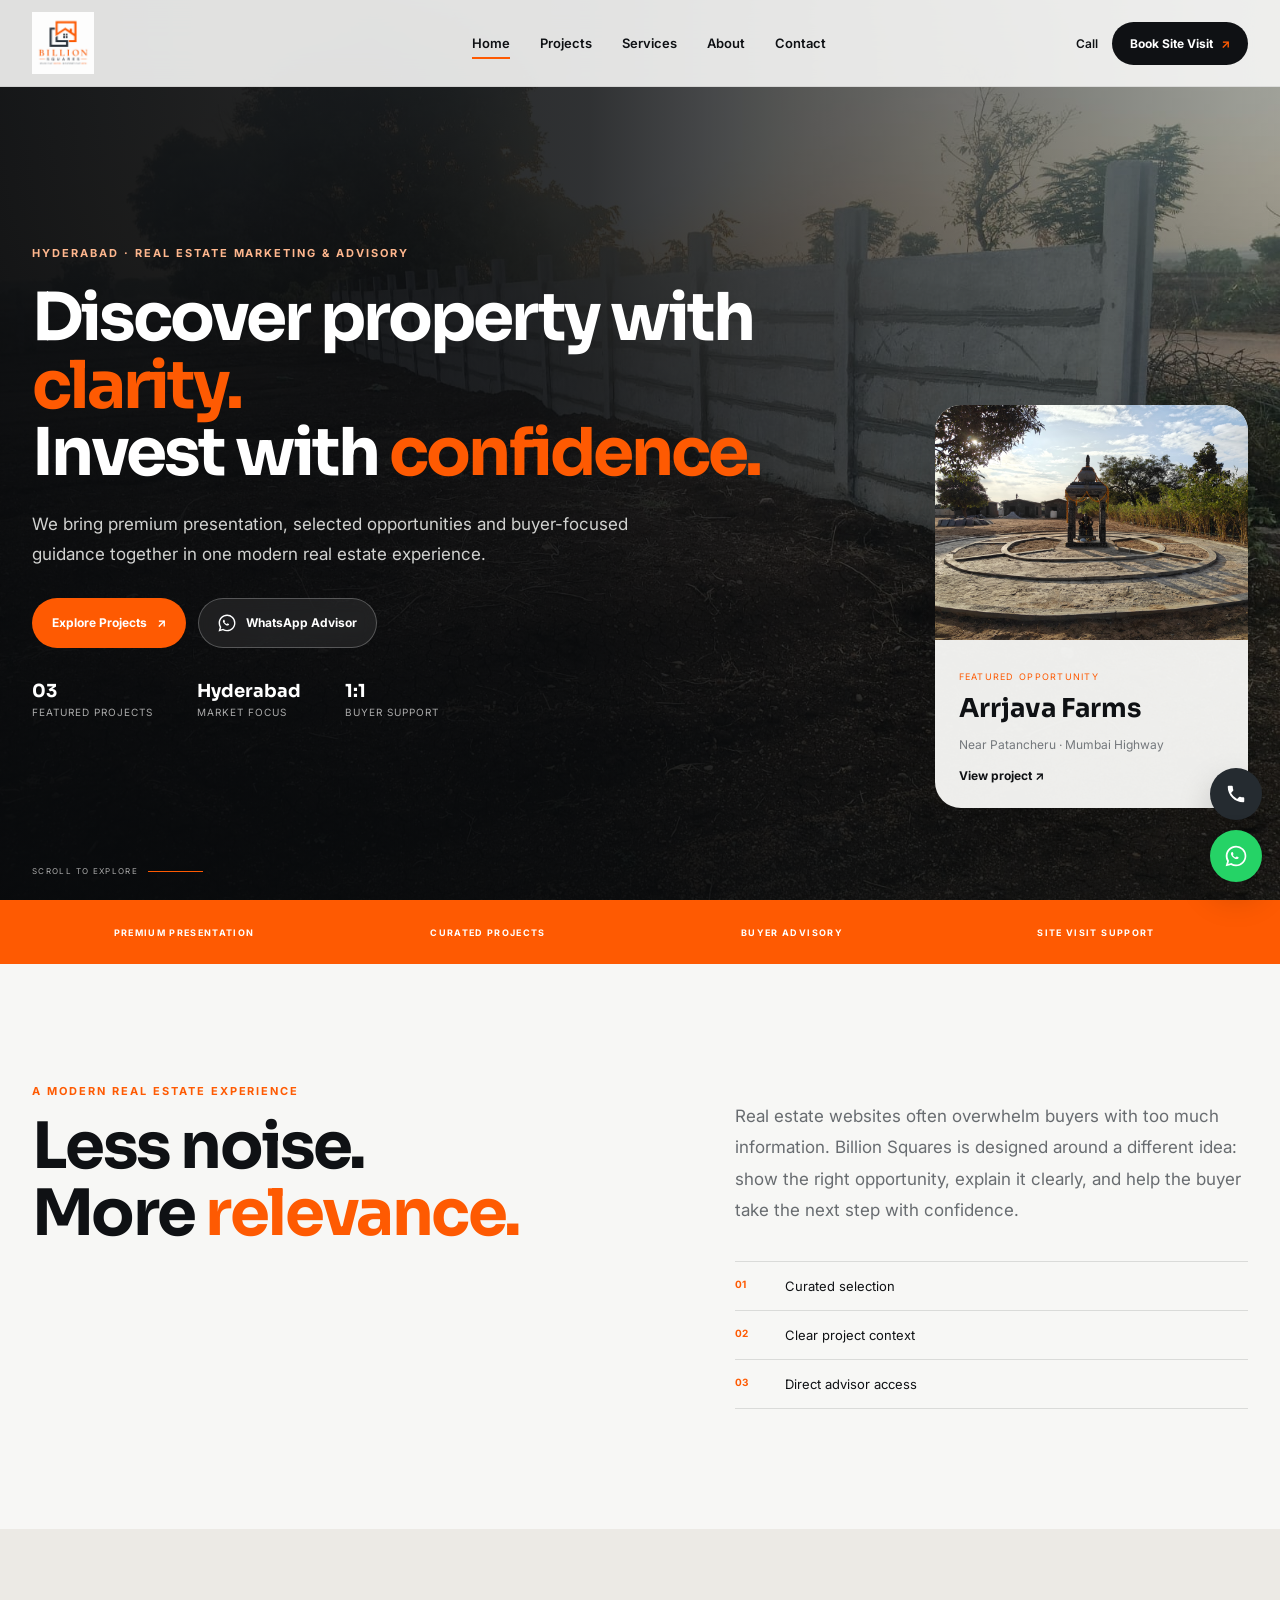
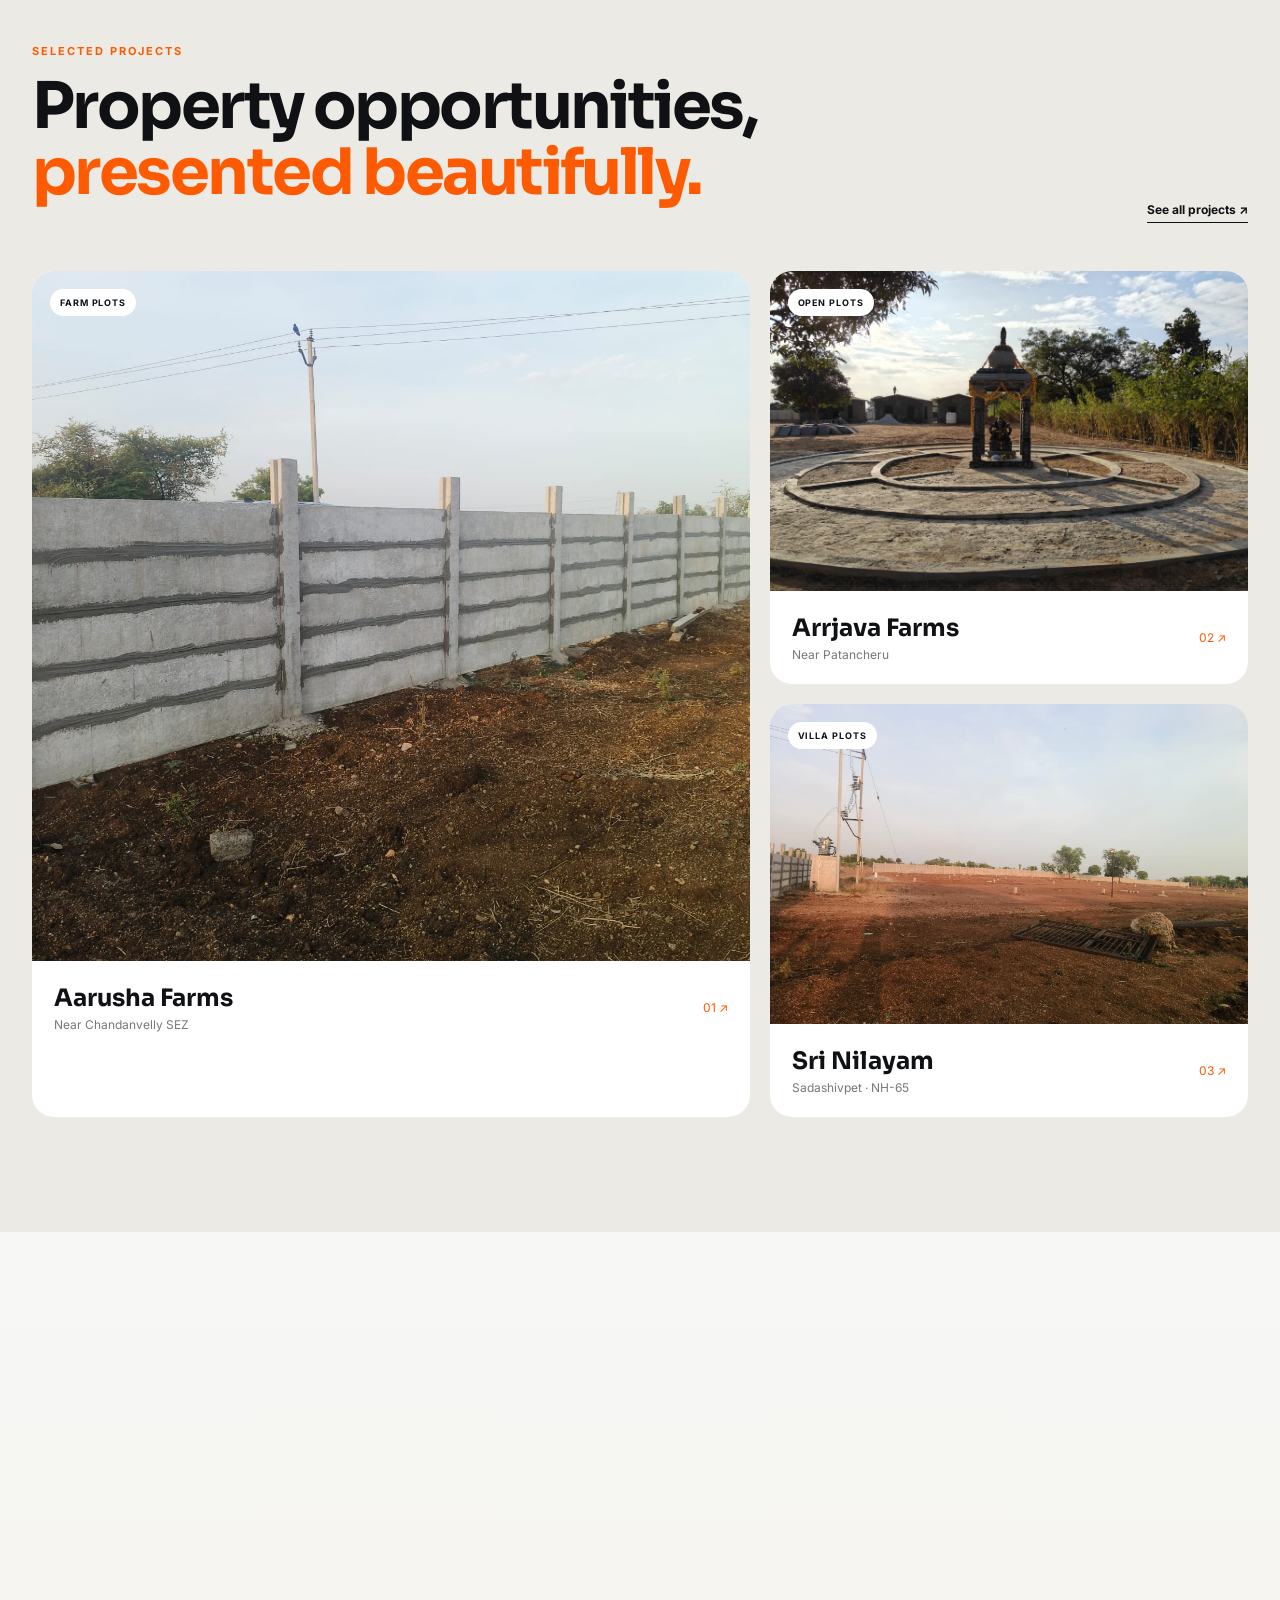
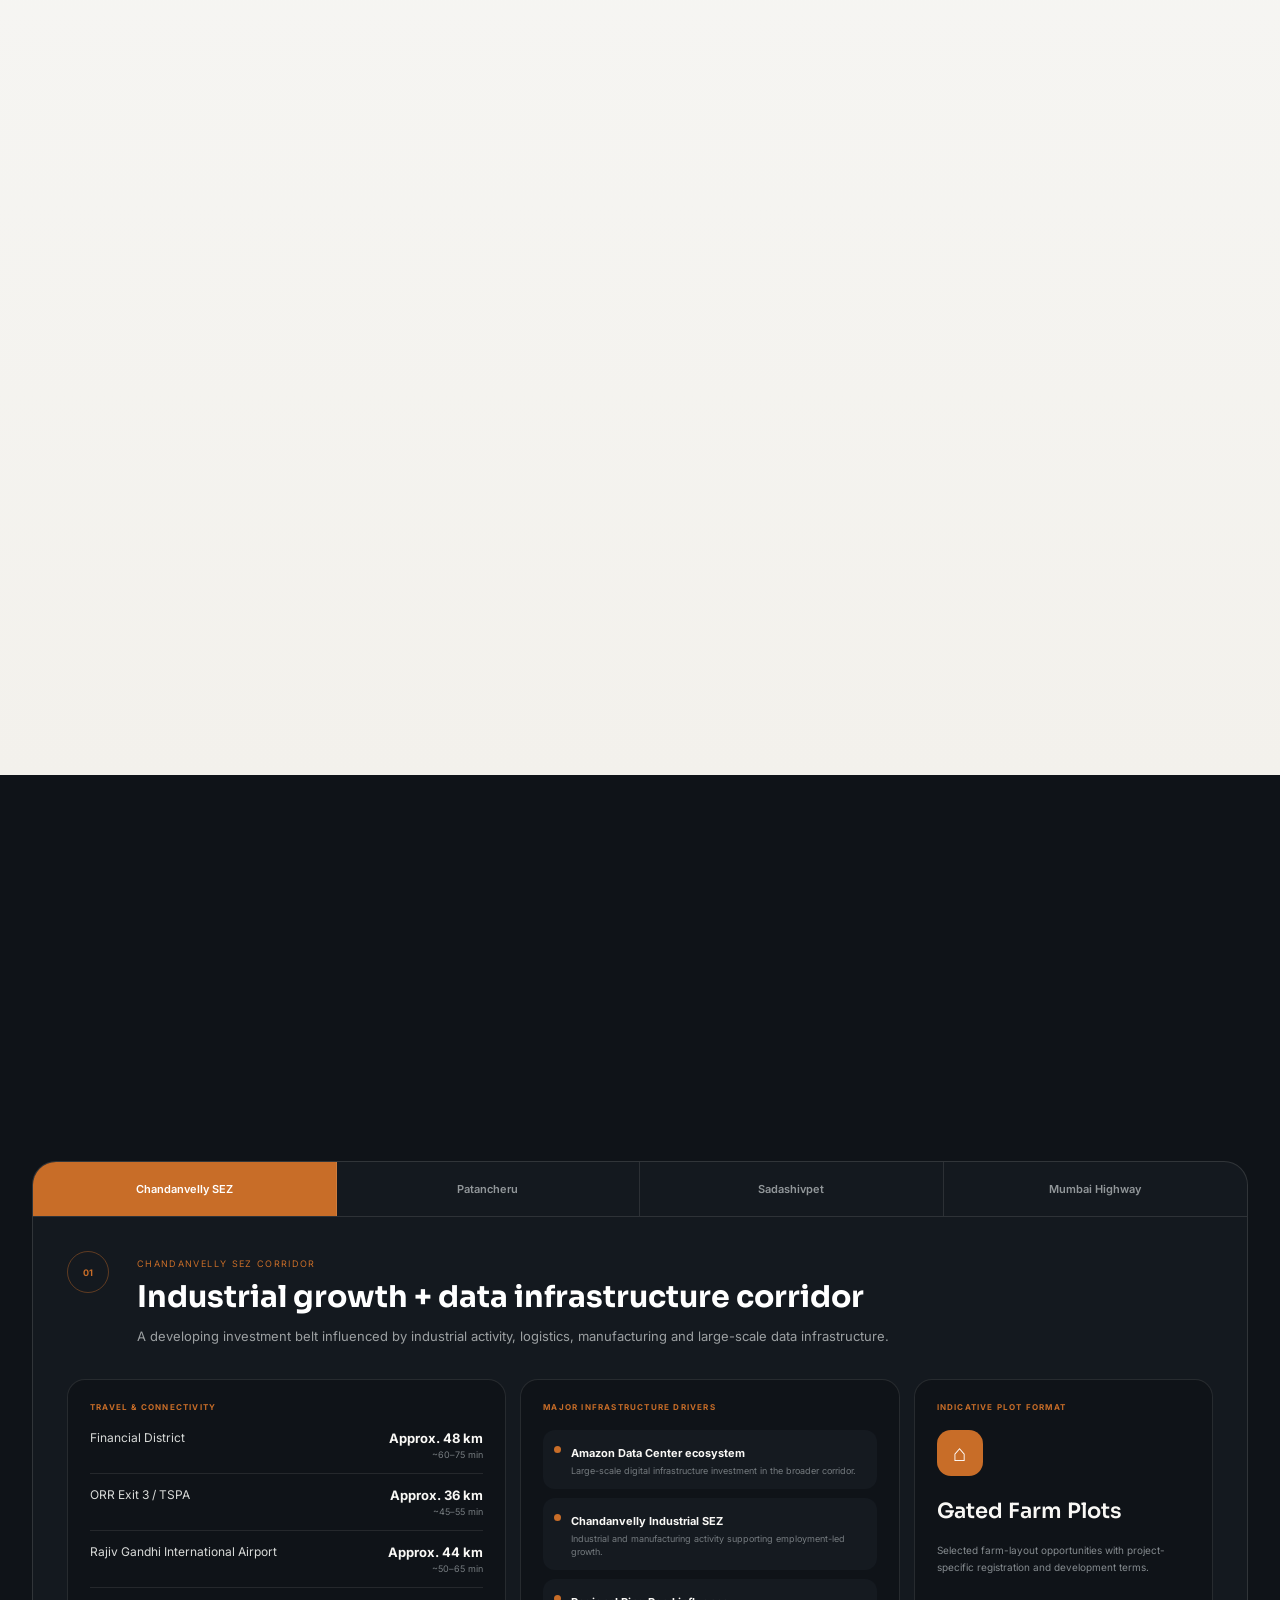
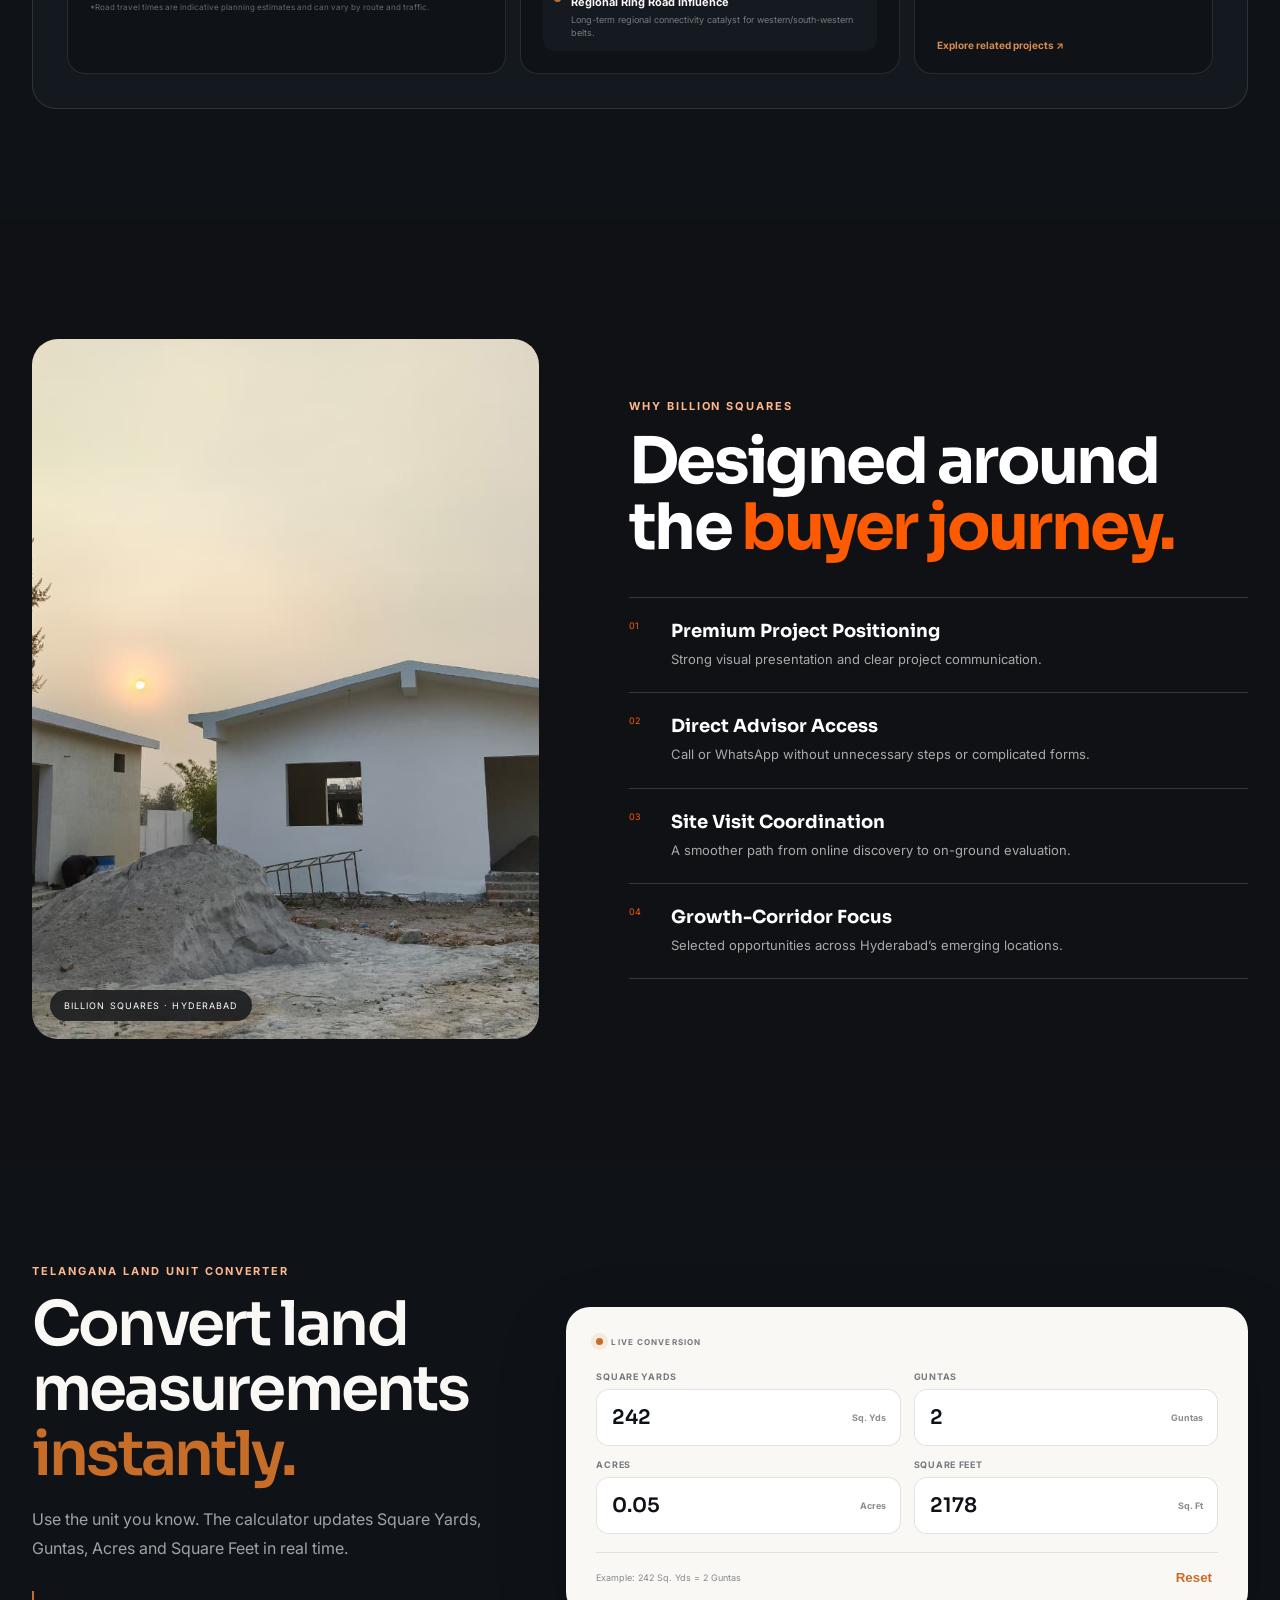
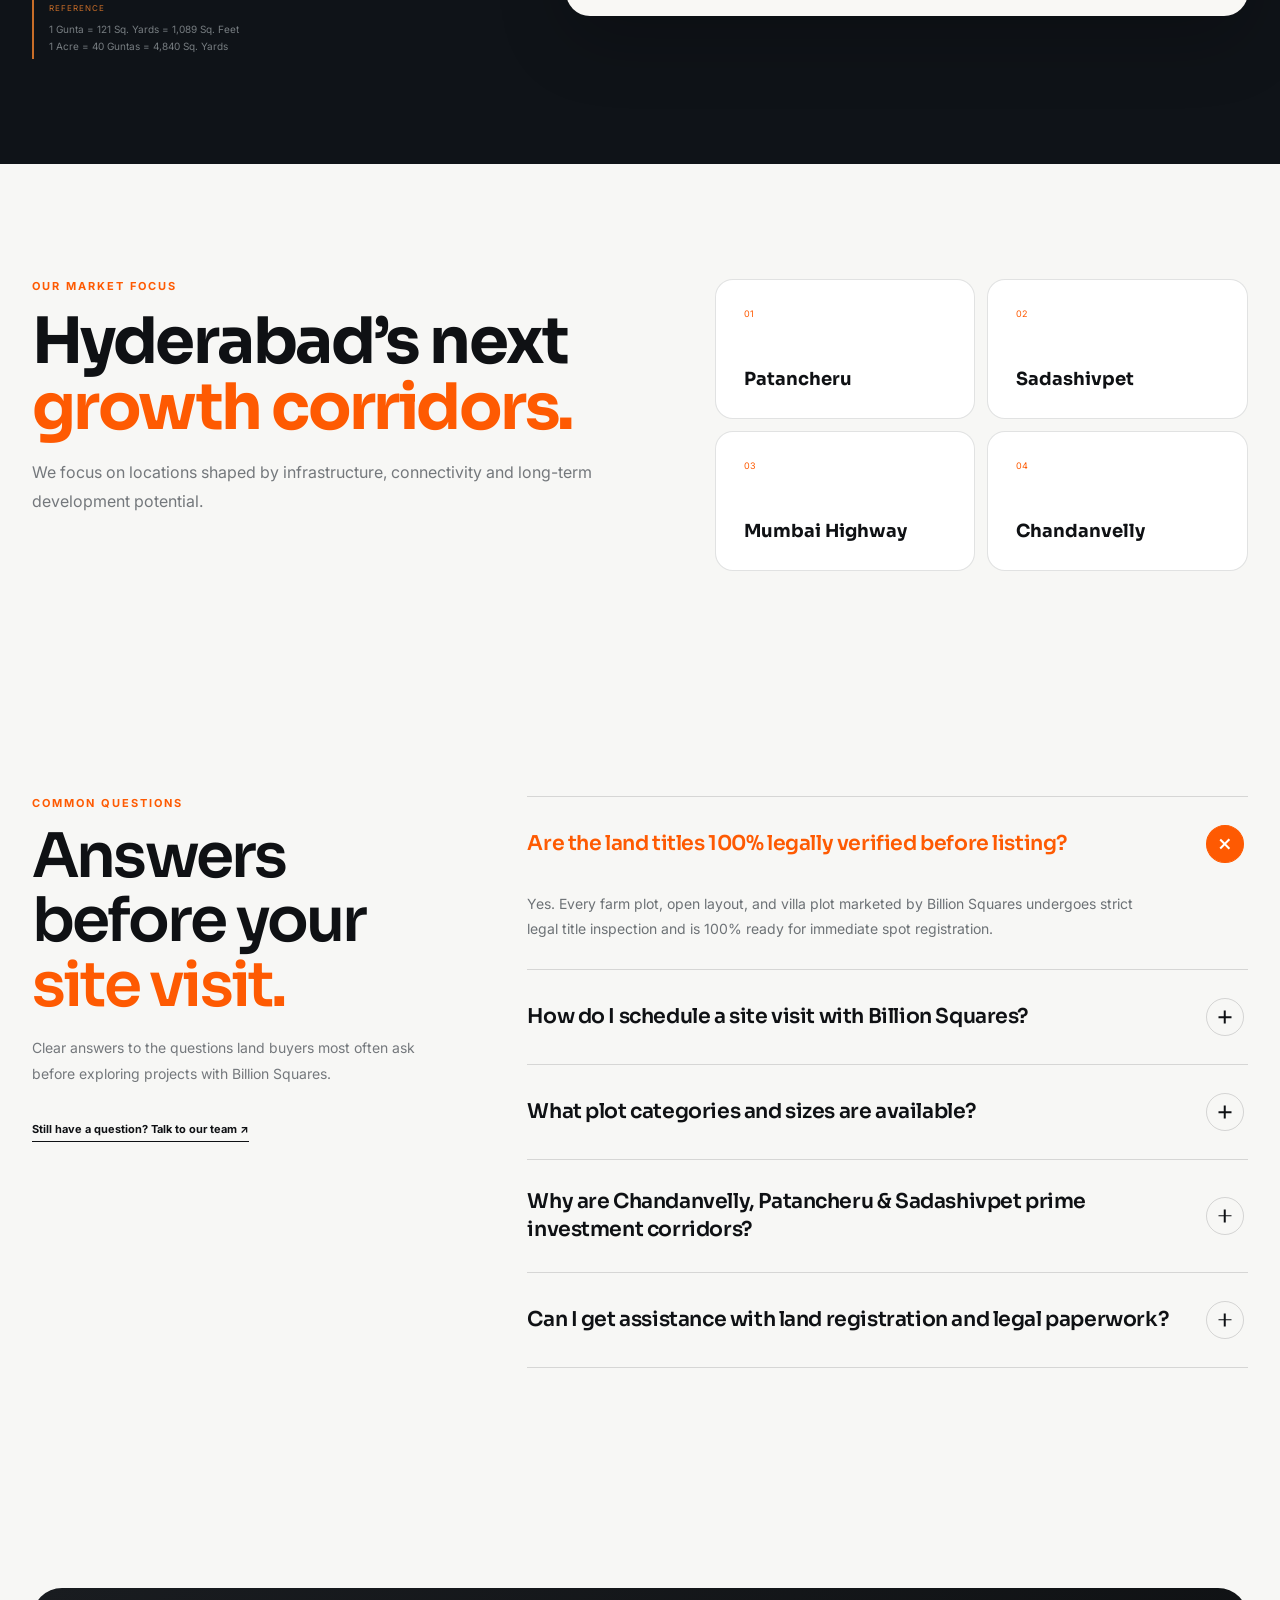
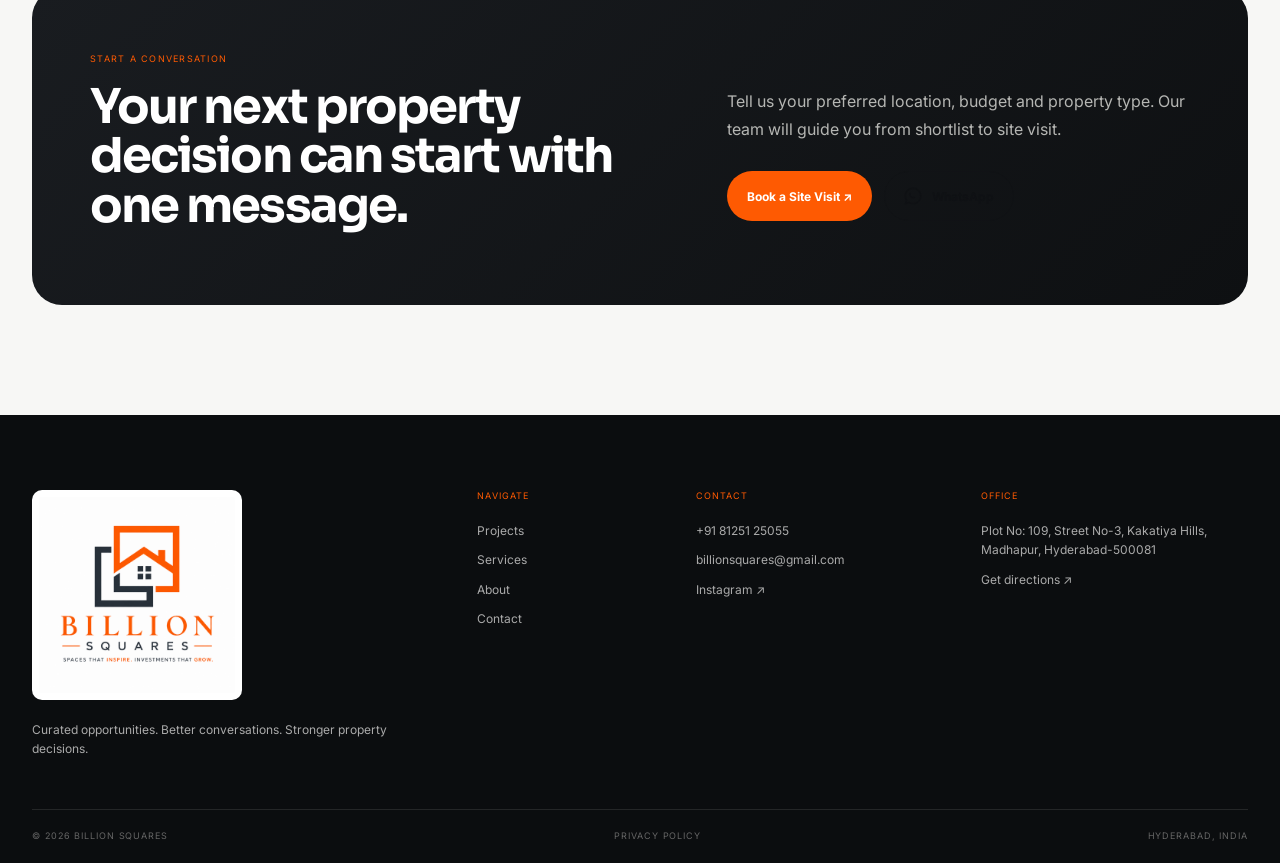
<file: index.html>
<!doctype html><html lang="en"><head>
<meta charset="utf-8">
<meta name="viewport" content="width=device-width,initial-scale=1,viewport-fit=cover">
<title>Billion Squares | Premium Real Estate Marketing & Property Advisory Hyderabad</title>
<meta name="description" content="Premium real estate marketing, curated property opportunities and buyer advisory in Hyderabad. Explore Billion Squares projects and book a site visit.">
<link rel="canonical" href="https://www.billionsquares.com/">
<meta name="theme-color" content="#0f1114">
<meta property="og:type" content="website">
<meta property="og:title" content="Billion Squares | Premium Real Estate Marketing & Property Advisory Hyderabad">
<meta property="og:description" content="Premium real estate marketing, curated property opportunities and buyer advisory in Hyderabad. Explore Billion Squares projects and book a site visit.">
<meta property="og:url" content="https://www.billionsquares.com/">
<meta property="og:image" content="https://www.billionsquares.com/assets/brand/billion-squares-logo-final.png">
<link rel="icon" href="/assets/brand/favicon.png">
<link rel="preconnect" href="https://fonts.googleapis.com">
<link rel="preconnect" href="https://fonts.gstatic.com" crossorigin>
<link href="https://fonts.googleapis.com/css2?family=Inter:wght@400;500;600;700&family=Sora:wght@400;500;600;700&display=swap" rel="stylesheet">
<link rel="stylesheet" href="/styles.css">
</head><body><div id="brandIntro" class="brand-intro">
<div class="intro-card">
<div class="intro-logo-shell"><img src="/assets/brand/billion-squares-logo-final.png" alt="Billion Squares"></div>
<div class="intro-progress"><span></span></div>
<p>REAL ESTATE MARKETING · PROPERTY ADVISORY</p>
</div>
</div><header class="site-header">
<div class="container nav-wrap">
<a href="/" class="brand"><img src="/assets/brand/billion-squares-logo-final.png" alt="Billion Squares"></a>
<nav class="desktop-nav"><a href="/" class="active">Home</a><a href="/projects.html">Projects</a><a href="/services.html">Services</a><a href="/about.html">About</a><a href="/contact.html">Contact</a></nav>
<div class="nav-actions">
<a class="mini-link" href="tel:+918125125055">Call</a>
<a class="nav-cta" href="#" data-open-booking>Book Site Visit <span>↗</span></a>
<button class="menu-btn" aria-label="Open menu" aria-expanded="false"><span></span><span></span></button>
</div>
</div>
<div class="mobile-nav"><a href="/" class="active">Home</a><a href="/projects.html">Projects</a><a href="/services.html">Services</a><a href="/about.html">About</a><a href="/contact.html">Contact</a><a class="nav-cta" href="#" data-open-booking>Book Site Visit ↗</a></div>
</header>
<main>
<section class="hero-modern">
<div class="hero-bg"><img src="/assets/aarusha/7.jpeg" alt="Billion Squares real estate"></div>
<div class="hero-tint"></div>
<div class="container hero-layout">
<div class="hero-copy reveal">
<div class="eyebrow">HYDERABAD · REAL ESTATE MARKETING & ADVISORY</div>
<h1>Discover property with <span>clarity.</span><br>Invest with <span>confidence.</span></h1>
<p>We bring premium presentation, selected opportunities and buyer-focused guidance together in one modern real estate experience.</p>
<div class="hero-buttons"><a class="btn primary" href="/projects.html">Explore Projects <b>↗</b></a><a class="btn glass" href="https://wa.me/918125125055?text=Hello%20Billion%20Squares%2C%20I%20would%20like%20to%20know%20more%20about%20your%20properties." target="_blank"><svg viewBox="0 0 32 32" aria-hidden="true"><path fill="currentColor" d="M19.11 17.55c-.27-.14-1.6-.79-1.85-.88-.25-.09-.43-.14-.61.14-.18.27-.7.88-.86 1.06-.16.18-.32.2-.59.07-.27-.14-1.14-.42-2.17-1.34-.8-.71-1.34-1.59-1.5-1.86-.16-.27-.02-.42.12-.55.12-.12.27-.32.41-.48.14-.16.18-.27.27-.45.09-.18.05-.34-.02-.48-.07-.14-.61-1.47-.84-2.02-.22-.53-.45-.46-.61-.47l-.52-.01c-.18 0-.48.07-.73.34-.25.27-.95.93-.95 2.27 0 1.34.98 2.64 1.11 2.82.14.18 1.92 2.93 4.65 4.11.65.28 1.16.45 1.56.57.65.21 1.24.18 1.71.11.52-.08 1.6-.65 1.83-1.28.23-.63.23-1.18.16-1.29-.07-.11-.25-.18-.52-.32z"/><path fill="currentColor" d="M26.62 5.38A14.9 14.9 0 0 0 16.03 1C7.78 1 1.07 7.71 1.07 15.96c0 2.64.69 5.22 2 7.5L.94 31l7.72-2.02a14.92 14.92 0 0 0 7.36 1.87h.01c8.25 0 14.96-6.71 14.96-14.96 0-4-1.56-7.76-4.37-10.51zm-10.59 22.94h-.01a12.4 12.4 0 0 1-6.33-1.73l-.45-.27-4.58 1.2 1.22-4.46-.29-.46a12.4 12.4 0 0 1-1.9-6.64c0-6.86 5.58-12.44 12.45-12.44 3.32 0 6.44 1.29 8.79 3.64a12.35 12.35 0 0 1 3.65 8.8c0 6.86-5.58 12.44-12.45 12.44z"/></svg><span>WhatsApp Advisor</span></a></div>
<div class="hero-proof"><div><b>03</b><span>Featured Projects</span></div><div><b>Hyderabad</b><span>Market Focus</span></div><div><b>1:1</b><span>Buyer Support</span></div></div>
</div>
<div class="hero-card reveal">
<div class="hero-card-image"><img src="/assets/arrjava/WhatsApp Image 2026-08-10 at 00.33.32.jpeg" alt="Featured project"></div>
<div class="hero-card-body"><span>FEATURED OPPORTUNITY</span><h3>Arrjava Farms</h3><p>Near Patancheru · Mumbai Highway</p><a href="/arrjava-farms.html">View project ↗</a></div>
</div>
</div>
<div class="scroll-note">SCROLL TO EXPLORE <i></i></div>
</section>

<section class="brand-strip"><div class="container strip-grid">
<span>PREMIUM PRESENTATION</span><span>CURATED PROJECTS</span><span>BUYER ADVISORY</span><span>SITE VISIT SUPPORT</span>
</div></section>

<section class="intro-section">
<div class="container intro-grid">
<div class="reveal"><div class="eyebrow dark">A MODERN REAL ESTATE EXPERIENCE</div><h2>Less noise.<br>More <span>relevance.</span></h2></div>
<div class="intro-copy reveal"><p>Real estate websites often overwhelm buyers with too much information. Billion Squares is designed around a different idea: show the right opportunity, explain it clearly, and help the buyer take the next step with confidence.</p><div class="mini-stats"><div><b>01</b><span>Curated selection</span></div><div><b>02</b><span>Clear project context</span></div><div><b>03</b><span>Direct advisor access</span></div></div></div>
</div>
</section>

<section class="project-showcase">
<div class="container section-head reveal"><div><div class="eyebrow dark">SELECTED PROJECTS</div><h2>Property opportunities,<br><span>presented beautifully.</span></h2></div><a class="text-link" href="/projects.html">See all projects ↗</a></div>
<div class="container project-grid">
<a class="project-card large reveal" href="/aarusha-farms.html"><div class="card-media"><img src="/assets/aarusha/1.jpeg" alt="Aarusha Farms"><div class="card-badge">FARM PLOTS</div></div><div class="card-content"><div><h3>Aarusha Farms</h3><p>Near Chandanvelly SEZ</p></div><span>01 ↗</span></div></a>
<a class="project-card reveal" href="/arrjava-farms.html"><div class="card-media"><img src="/assets/arrjava/WhatsApp Image 2026-08-10 at 00.33.32.jpeg" alt="Arrjava Farms"><div class="card-badge">OPEN PLOTS</div></div><div class="card-content"><div><h3>Arrjava Farms</h3><p>Near Patancheru</p></div><span>02 ↗</span></div></a>
<a class="project-card reveal" href="/sri-nilayam.html"><div class="card-media"><img src="/assets/aarusha/4.jpeg" alt="Sri Nilayam"><div class="card-badge">VILLA PLOTS</div></div><div class="card-content"><div><h3>Sri Nilayam</h3><p>Sadashivpet · NH-65</p></div><span>03 ↗</span></div></a>
</div>
</section>


<section class="bs-investment-calculator" id="investment-calculator">
  <div class="container calc-shell-inner">
    <div class="calc-heading reveal">
      <div class="eyebrow dark">BILLION SQUARES · INVESTMENT INTELLIGENCE</div>
      <h2>Hyderabad Land Investment <span>& Value Growth Calculator</span></h2>
      <p>Explore how a land investment could potentially grow across selected Hyderabad corridors using illustrative annual appreciation assumptions.</p>
    </div>

    <div class="calculator-grid reveal">
      <div class="calculator-controls">
        <div class="control-header">
          <span>01</span>
          <div><small>Investment Inputs</small><h3>Build your scenario.</h3></div>
        </div>

        <div class="field-group">
          <label for="corridor">Target Corridor</label>
          <div class="select-wrap">
            <select id="corridor">
              <option value="22">Chandanvelly SEZ Corridor — Est. 22% p.a.</option>
              <option value="18">Patancheru / Mumbai Highway — Est. 18% p.a.</option>
              <option value="16">Sadashivpet NH-65 Belt — Est. 16% p.a.</option>
            </select>
            <span class="select-arrow">⌄</span>
          </div>
          <p class="field-hint" id="corridorHint">Illustrative annual appreciation assumption: 22%</p>
        </div>

        <div class="field-group budget-group">
          <div class="field-row">
            <label for="investmentBudget">Investment Budget</label>
            <strong id="budgetDisplay">₹25 Lakhs</strong>
          </div>
          <input type="range" id="investmentBudget" min="10" max="100" step="5" value="25" aria-label="Investment budget in lakhs">
          <div class="range-labels"><span>₹10L</span><span>₹1Cr</span></div>
        </div>

        <div class="field-group">
          <label>Holding Period</label>
          <div class="period-pills" role="radiogroup" aria-label="Holding period">
            <button class="period-pill" data-years="3" type="button" role="radio" aria-checked="false"><span>3</span><small>Years</small></button>
            <button class="period-pill active" data-years="5" type="button" role="radio" aria-checked="true"><span>5</span><small>Years</small></button>
          </div>
        </div>

        <div class="assumption-note">
          <div class="note-icon">i</div>
          <p>Projections are based on illustrative compound-appreciation assumptions only. Actual property values may vary and no return is guaranteed.</p>
        </div>
      </div>

      <div class="calculator-results" aria-live="polite">
        <div class="result-top">
          <div><span class="result-kicker">PROJECTED VALUE</span><h3>Estimated Future Value</h3></div>
          <span class="projection-badge" id="yearsBadge">5 YEAR OUTLOOK</span>
        </div>

        <div class="future-value-block">
          <span class="currency">₹</span><strong id="futureValue">67.57</strong><span class="unit">Lakhs</span>
        </div>

        <div class="growth-visual">
          <div class="growth-track"><div class="growth-fill" id="growthFill"></div></div>
          <div class="growth-labels">
            <span>Today<b id="todayValue">₹25L</b></span>
            <span>Projected<b id="projectedValueSmall">₹67.57L</b></span>
          </div>
        </div>

        <div class="metrics-grid">
          <div class="metric-card"><span>Total Growth</span><strong id="growthPercentage">+170.3%</strong><small>Over selected period</small></div>
          <div class="metric-card"><span>Monthly Appreciation</span><strong id="monthlyGrowth">₹70,951</strong><small>Estimated average / month</small></div>
          <div class="metric-card"><span>Annual Assumption</span><strong id="annualRate">22%</strong><small>Compound appreciation</small></div>
          <div class="metric-card"><span>Holding Period</span><strong id="holdingPeriod">5 Years</strong><small>Investment horizon</small></div>
        </div>

        <a href="#" class="investment-cta" id="investmentReportBtn" target="_blank" rel="noopener">
          <span>Request Detailed Investment Report</span><b>↗</b>
        </a>

        <p class="result-disclaimer">*Illustrative estimate only. This calculator is not investment, legal or financial advice and does not guarantee future appreciation.</p>
      </div>
    </div>
  </div>
</section>


<section class="connectivity-explorer" id="connectivity-explorer">
  <div class="container">
    <div class="tool-heading reveal">
      <div class="eyebrow dark">HYDERABAD GROWTH CORRIDOR EXPLORER</div>
      <h2>Distance, connectivity & <span>infrastructure at a glance.</span></h2>
      <p>Compare key growth corridors through travel access, infrastructure drivers and indicative plot approval formats.</p>
    </div>

    <div class="corridor-shell reveal">
      <div class="corridor-tabs" role="tablist" aria-label="Hyderabad growth corridors">
        <button class="corridor-tab active" data-corridor="chandanvelly" type="button" role="tab" aria-selected="true">Chandanvelly SEZ</button>
        <button class="corridor-tab" data-corridor="patancheru" type="button" role="tab" aria-selected="false">Patancheru</button>
        <button class="corridor-tab" data-corridor="sadashivpet" type="button" role="tab" aria-selected="false">Sadashivpet</button>
        <button class="corridor-tab" data-corridor="mumbai" type="button" role="tab" aria-selected="false">Mumbai Highway</button>
      </div>

      <div class="corridor-panel">
        <div class="corridor-summary">
          <span class="corridor-number" id="corridorNumber">01</span>
          <div>
            <small id="corridorLabel">CHANDANVELLY SEZ CORRIDOR</small>
            <h3 id="corridorTitle">Industrial growth + data infrastructure corridor</h3>
            <p id="corridorDescription">A developing investment belt influenced by large-scale industrial activity, logistics and data infrastructure.</p>
          </div>
        </div>

        <div class="corridor-content-grid">
          <div class="connectivity-card">
            <div class="panel-label">TRAVEL & CONNECTIVITY</div>
            <div class="landmark-list" id="landmarkList"></div>
            <p class="distance-note">*Road travel times are indicative planning estimates and can vary by route and traffic.</p>
          </div>

          <div class="drivers-card">
            <div class="panel-label">MAJOR INFRASTRUCTURE DRIVERS</div>
            <div class="driver-list" id="driverList"></div>
          </div>

          <div class="approval-card">
            <div class="panel-label">INDICATIVE PLOT FORMAT</div>
            <div class="approval-icon">⌂</div>
            <h4 id="approvalTitle">Gated Farm Plots</h4>
            <p id="approvalDescription">Selected farm-layout opportunities with project-specific registration and development terms.</p>
            <a href="/projects.html" class="tool-link">Explore related projects ↗</a>
          </div>
        </div>
      </div>
    </div>
  </div>
</section>

<section class="experience">
<div class="container experience-grid">
<div class="experience-visual reveal"><img src="/assets/arrjava/2.jpeg" alt="Real estate site"><div class="visual-chip">BILLION SQUARES · HYDERABAD</div></div>
<div class="experience-copy reveal"><div class="eyebrow">WHY BILLION SQUARES</div><h2>Designed around the <span>buyer journey.</span></h2><div class="feature-stack">
<div><span>01</span><h3>Premium Project Positioning</h3><p>Strong visual presentation and clear project communication.</p></div>
<div><span>02</span><h3>Direct Advisor Access</h3><p>Call or WhatsApp without unnecessary steps or complicated forms.</p></div>
<div><span>03</span><h3>Site Visit Coordination</h3><p>A smoother path from online discovery to on-ground evaluation.</p></div>
<div><span>04</span><h3>Growth-Corridor Focus</h3><p>Selected opportunities across Hyderabad’s emerging locations.</p></div>
</div></div>
</div>
</section>


<section class="land-converter" id="land-unit-converter">
  <div class="container converter-grid">
    <div class="converter-copy reveal">
      <div class="eyebrow">TELANGANA LAND UNIT CONVERTER</div>
      <h2>Convert land measurements <span>instantly.</span></h2>
      <p>Use the unit you know. The calculator updates Square Yards, Guntas, Acres and Square Feet in real time.</p>
      <div class="formula-note">
        <span>REFERENCE</span>
        <p>1 Gunta = 121 Sq. Yards = 1,089 Sq. Feet<br>1 Acre = 40 Guntas = 4,840 Sq. Yards</p>
      </div>
    </div>

    <div class="converter-card reveal">
      <div class="converter-status"><span></span> LIVE CONVERSION</div>
      <div class="converter-fields">
        <label>
          <span>Square Yards</span>
          <div><input id="unitSqYds" inputmode="decimal" type="number" min="0" step="any" value="242"><b>Sq. Yds</b></div>
        </label>
        <label>
          <span>Guntas</span>
          <div><input id="unitGuntas" inputmode="decimal" type="number" min="0" step="any"><b>Guntas</b></div>
        </label>
        <label>
          <span>Acres</span>
          <div><input id="unitAcres" inputmode="decimal" type="number" min="0" step="any"><b>Acres</b></div>
        </label>
        <label>
          <span>Square Feet</span>
          <div><input id="unitSqFt" inputmode="decimal" type="number" min="0" step="any"><b>Sq. Ft</b></div>
        </label>
      </div>
      <div class="converter-foot">
        <span>Example: 242 Sq. Yds = 2 Guntas</span>
        <button id="resetConverter" type="button">Reset</button>
      </div>
    </div>
  </div>
</section>

<section class="location-section">
<div class="container location-layout">
<div class="reveal"><div class="eyebrow dark">OUR MARKET FOCUS</div><h2>Hyderabad’s next<br><span>growth corridors.</span></h2><p>We focus on locations shaped by infrastructure, connectivity and long-term development potential.</p></div>
<div class="location-cards reveal"><div><span>01</span><b>Patancheru</b></div><div><span>02</span><b>Sadashivpet</b></div><div><span>03</span><b>Mumbai Highway</b></div><div><span>04</span><b>Chandanvelly</b></div></div>
</div>
</section>


<section class="faq-section" id="faq">
  <div class="container faq-layout">
    <div class="faq-intro reveal">
      <div class="eyebrow dark">COMMON QUESTIONS</div>
      <h2>Answers before your <span>site visit.</span></h2>
      <p>Clear answers to the questions land buyers most often ask before exploring projects with Billion Squares.</p>
      <a class="faq-contact-link" href="#" data-open-booking>Still have a question? Talk to our team ↗</a>
    </div>

    <div class="faq-list reveal">
      <article class="faq-item active">
        <button class="faq-question" type="button" aria-expanded="true">
          <span>Are the land titles 100% legally verified before listing?</span>
          <i class="faq-toggle" aria-hidden="true"></i>
        </button>
        <div class="faq-answer">
          <div class="faq-answer-inner">
            <p>Yes. Every farm plot, open layout, and villa plot marketed by Billion Squares undergoes strict legal title inspection and is 100% ready for immediate spot registration.</p>
          </div>
        </div>
      </article>

      <article class="faq-item">
        <button class="faq-question" type="button" aria-expanded="false">
          <span>How do I schedule a site visit with Billion Squares?</span>
          <i class="faq-toggle" aria-hidden="true"></i>
        </button>
        <div class="faq-answer">
          <div class="faq-answer-inner">
            <p>You can book a 1:1 site visit instantly by clicking 'Book Site Visit', calling us at +91 81251 25055, or messaging us on WhatsApp. We provide complimentary transport and layout walkthroughs.</p>
          </div>
        </div>
      </article>

      <article class="faq-item">
        <button class="faq-question" type="button" aria-expanded="false">
          <span>What plot categories and sizes are available?</span>
          <i class="faq-toggle" aria-hidden="true"></i>
        </button>
        <div class="faq-answer">
          <div class="faq-answer-inner">
            <p>We offer curated Farm Plots (Chandanvelly SEZ), Open Residential Layouts (Patancheru / Mumbai Highway), and DTCP Villa Plots (Sadashivpet NH-65) ranging from 146 Sq. Yards to larger acreage options.</p>
          </div>
        </div>
      </article>

      <article class="faq-item">
        <button class="faq-question" type="button" aria-expanded="false">
          <span>Why are Chandanvelly, Patancheru &amp; Sadashivpet prime investment corridors?</span>
          <i class="faq-toggle" aria-hidden="true"></i>
        </button>
        <div class="faq-answer">
          <div class="faq-answer-inner">
            <p>These West Hyderabad corridors benefit from major infrastructure drivers including the 200ft Regional Ring Road (RRR), ORR Exit 3 expansion, and mega tech clusters (Amazon Data Centers, Welspun SEZ).</p>
          </div>
        </div>
      </article>

      <article class="faq-item">
        <button class="faq-question" type="button" aria-expanded="false">
          <span>Can I get assistance with land registration and legal paperwork?</span>
          <i class="faq-toggle" aria-hidden="true"></i>
        </button>
        <div class="faq-answer">
          <div class="faq-answer-inner">
            <p>Yes. Our advisory team assists you through every step — from initial documentation inspection to final spot registration at the sub-registrar office.</p>
          </div>
        </div>
      </article>
    </div>
  </div>
</section>

<section class="cta-section">
<div class="container cta-card reveal"><div><span>START A CONVERSATION</span><h2>Your next property decision can start with one message.</h2></div><div><p>Tell us your preferred location, budget and property type. Our team will guide you from shortlist to site visit.</p><div class="hero-buttons"><a class="btn primary" href="#" data-open-booking>Book a Site Visit ↗</a><a class="btn outline-dark" href="https://wa.me/918125125055?text=Hello%20Billion%20Squares%2C%20I%20would%20like%20to%20know%20more%20about%20your%20properties." target="_blank"><svg viewBox="0 0 32 32" aria-hidden="true"><path fill="currentColor" d="M19.11 17.55c-.27-.14-1.6-.79-1.85-.88-.25-.09-.43-.14-.61.14-.18.27-.7.88-.86 1.06-.16.18-.32.2-.59.07-.27-.14-1.14-.42-2.17-1.34-.8-.71-1.34-1.59-1.5-1.86-.16-.27-.02-.42.12-.55.12-.12.27-.32.41-.48.14-.16.18-.27.27-.45.09-.18.05-.34-.02-.48-.07-.14-.61-1.47-.84-2.02-.22-.53-.45-.46-.61-.47l-.52-.01c-.18 0-.48.07-.73.34-.25.27-.95.93-.95 2.27 0 1.34.98 2.64 1.11 2.82.14.18 1.92 2.93 4.65 4.11.65.28 1.16.45 1.56.57.65.21 1.24.18 1.71.11.52-.08 1.6-.65 1.83-1.28.23-.63.23-1.18.16-1.29-.07-.11-.25-.18-.52-.32z"/><path fill="currentColor" d="M26.62 5.38A14.9 14.9 0 0 0 16.03 1C7.78 1 1.07 7.71 1.07 15.96c0 2.64.69 5.22 2 7.5L.94 31l7.72-2.02a14.92 14.92 0 0 0 7.36 1.87h.01c8.25 0 14.96-6.71 14.96-14.96 0-4-1.56-7.76-4.37-10.51zm-10.59 22.94h-.01a12.4 12.4 0 0 1-6.33-1.73l-.45-.27-4.58 1.2 1.22-4.46-.29-.46a12.4 12.4 0 0 1-1.9-6.64c0-6.86 5.58-12.44 12.45-12.44 3.32 0 6.44 1.29 8.79 3.64a12.35 12.35 0 0 1 3.65 8.8c0 6.86-5.58 12.44-12.45 12.44z"/></svg><span>WhatsApp</span></a></div></div></div>
</section>
</main>
<div class="booking-modal" id="siteVisitModal" aria-hidden="true" role="dialog" aria-modal="true" aria-labelledby="bookingModalTitle">
  <div class="booking-backdrop" data-close-booking></div>
  <div class="booking-dialog">
    <button class="booking-close" type="button" data-close-booking aria-label="Close site visit booking">×</button>

    <div class="booking-head">
      <span>1:1 SITE VISIT BOOKING</span>
      <h2 id="bookingModalTitle">Plan your property visit.</h2>
      <p>Three quick steps. Your booking details will be sent directly to Billion Squares on WhatsApp.</p>
    </div>

    <div class="booking-progress">
      <span class="active" data-step-indicator="1">1</span><i></i>
      <span data-step-indicator="2">2</span><i></i>
      <span data-step-indicator="3">3</span>
    </div>

    <form id="siteVisitForm">
      <div class="booking-step active" data-booking-step="1">
        <div class="booking-step-label">STEP 1 · SELECT CORRIDOR</div>
        <div class="booking-options booking-options-3">
          <button type="button" class="booking-option active" data-booking-corridor="Chandanvelly">Chandanvelly<small>SEZ Corridor</small></button>
          <button type="button" class="booking-option" data-booking-corridor="Patancheru">Patancheru<small>Mumbai Highway</small></button>
          <button type="button" class="booking-option" data-booking-corridor="Sadashivpet">Sadashivpet<small>NH-65 Belt</small></button>
        </div>
        <input type="hidden" id="bookingCorridor" value="Chandanvelly">
      </div>

      <div class="booking-step" data-booking-step="2">
        <div class="booking-step-label">STEP 2 · PLAN THE VISIT</div>
        <label class="booking-field">
          <span>Preferred Date</span>
          <input type="date" id="bookingDate" required>
        </label>
        <div class="booking-field">
          <span>Preferred Transport</span>
          <div class="booking-options">
            <button type="button" class="booking-option active" data-booking-transport="Self-Drive">Self-Drive<small>I’ll reach the site directly</small></button>
            <button type="button" class="booking-option" data-booking-transport="Free Pickup Provided">Free Pickup<small>Request pickup assistance</small></button>
          </div>
          <input type="hidden" id="bookingTransport" value="Self-Drive">
        </div>
      </div>

      <div class="booking-step" data-booking-step="3">
        <div class="booking-step-label">STEP 3 · YOUR DETAILS</div>
        <label class="booking-field">
          <span>Name</span>
          <input type="text" id="bookingName" required placeholder="Your full name" autocomplete="name">
        </label>
        <label class="booking-field">
          <span>WhatsApp Number</span>
          <input type="tel" id="bookingPhone" required placeholder="+91" autocomplete="tel" inputmode="tel">
        </label>
        <div class="booking-summary" id="bookingSummary"></div>
      </div>

      <div class="booking-actions">
        <button class="booking-back" id="bookingBack" type="button">Back</button>
        <button class="booking-next" id="bookingNext" type="button">Continue ↗</button>
        <button class="booking-submit" id="bookingSubmit" type="submit">Confirm on WhatsApp ↗</button>
      </div>
    </form>
  </div>
</div>

<footer class="footer">
<div class="container footer-grid">
<div class="footer-brand"><img src="/assets/brand/billion-squares-logo-final.png" alt="Billion Squares"><p>Curated opportunities. Better conversations. Stronger property decisions.</p></div>
<div><span class="footer-kicker">Navigate</span><a href="/projects.html">Projects</a><a href="/services.html">Services</a><a href="/about.html">About</a><a href="/contact.html">Contact</a></div>
<div><span class="footer-kicker">Contact</span><a href="tel:+918125125055">+91 81251 25055</a><a href="mailto:billionsquares@gmail.com">billionsquares@gmail.com</a><a href="https://www.instagram.com/arrjava_forms?igsh=MW4xbnpyOGE2cTFhNQ==" target="_blank">Instagram ↗</a></div>
<div><span class="footer-kicker">Office</span><p>Plot No: 109, Street No-3, Kakatiya Hills, Madhapur, Hyderabad-500081</p><a href="https://www.google.com/maps/search/?api=1&query=Plot+No+109%2C+Street+No-3%2C+Kakatiya+Hills%2C+Madhapur%2C+Hyderabad-500081" target="_blank">Get directions ↗</a></div>
</div>
<div class="container footer-bottom"><span>© 2026 Billion Squares</span><a href="/privacy.html">Privacy Policy</a><span>Hyderabad, India</span></div>
</footer>
<div class="floating-contact">
<a class="float-btn phone" href="tel:+918125125055" aria-label="Call Billion Squares"><svg viewBox="0 0 24 24" aria-hidden="true"><path fill="currentColor" d="M6.62 10.79a15.46 15.46 0 0 0 6.59 6.59l2.2-2.2a1 1 0 0 1 1.02-.24c1.12.37 2.33.57 3.57.57a1 1 0 0 1 1 1V20a1 1 0 0 1-1 1C10.61 21 3 13.39 3 4a1 1 0 0 1 1-1h3.5a1 1 0 0 1 1 1c0 1.24.19 2.45.57 3.57a1 1 0 0 1-.25 1.02l-2.2 2.2z"/></svg></a>
<a class="float-btn wa" href="https://wa.me/918125125055?text=Hello%20Billion%20Squares%2C%20I%20would%20like%20to%20know%20more%20about%20your%20properties." target="_blank" aria-label="WhatsApp Billion Squares"><svg viewBox="0 0 32 32" aria-hidden="true"><path fill="currentColor" d="M19.11 17.55c-.27-.14-1.6-.79-1.85-.88-.25-.09-.43-.14-.61.14-.18.27-.7.88-.86 1.06-.16.18-.32.2-.59.07-.27-.14-1.14-.42-2.17-1.34-.8-.71-1.34-1.59-1.5-1.86-.16-.27-.02-.42.12-.55.12-.12.27-.32.41-.48.14-.16.18-.27.27-.45.09-.18.05-.34-.02-.48-.07-.14-.61-1.47-.84-2.02-.22-.53-.45-.46-.61-.47l-.52-.01c-.18 0-.48.07-.73.34-.25.27-.95.93-.95 2.27 0 1.34.98 2.64 1.11 2.82.14.18 1.92 2.93 4.65 4.11.65.28 1.16.45 1.56.57.65.21 1.24.18 1.71.11.52-.08 1.6-.65 1.83-1.28.23-.63.23-1.18.16-1.29-.07-.11-.25-.18-.52-.32z"/><path fill="currentColor" d="M26.62 5.38A14.9 14.9 0 0 0 16.03 1C7.78 1 1.07 7.71 1.07 15.96c0 2.64.69 5.22 2 7.5L.94 31l7.72-2.02a14.92 14.92 0 0 0 7.36 1.87h.01c8.25 0 14.96-6.71 14.96-14.96 0-4-1.56-7.76-4.37-10.51zm-10.59 22.94h-.01a12.4 12.4 0 0 1-6.33-1.73l-.45-.27-4.58 1.2 1.22-4.46-.29-.46a12.4 12.4 0 0 1-1.9-6.64c0-6.86 5.58-12.44 12.45-12.44 3.32 0 6.44 1.29 8.79 3.64a12.35 12.35 0 0 1 3.65 8.8c0 6.86-5.58 12.44-12.45 12.44z"/></svg></a>
</div>
<script src="/script.js"></script></body></html>
</file>
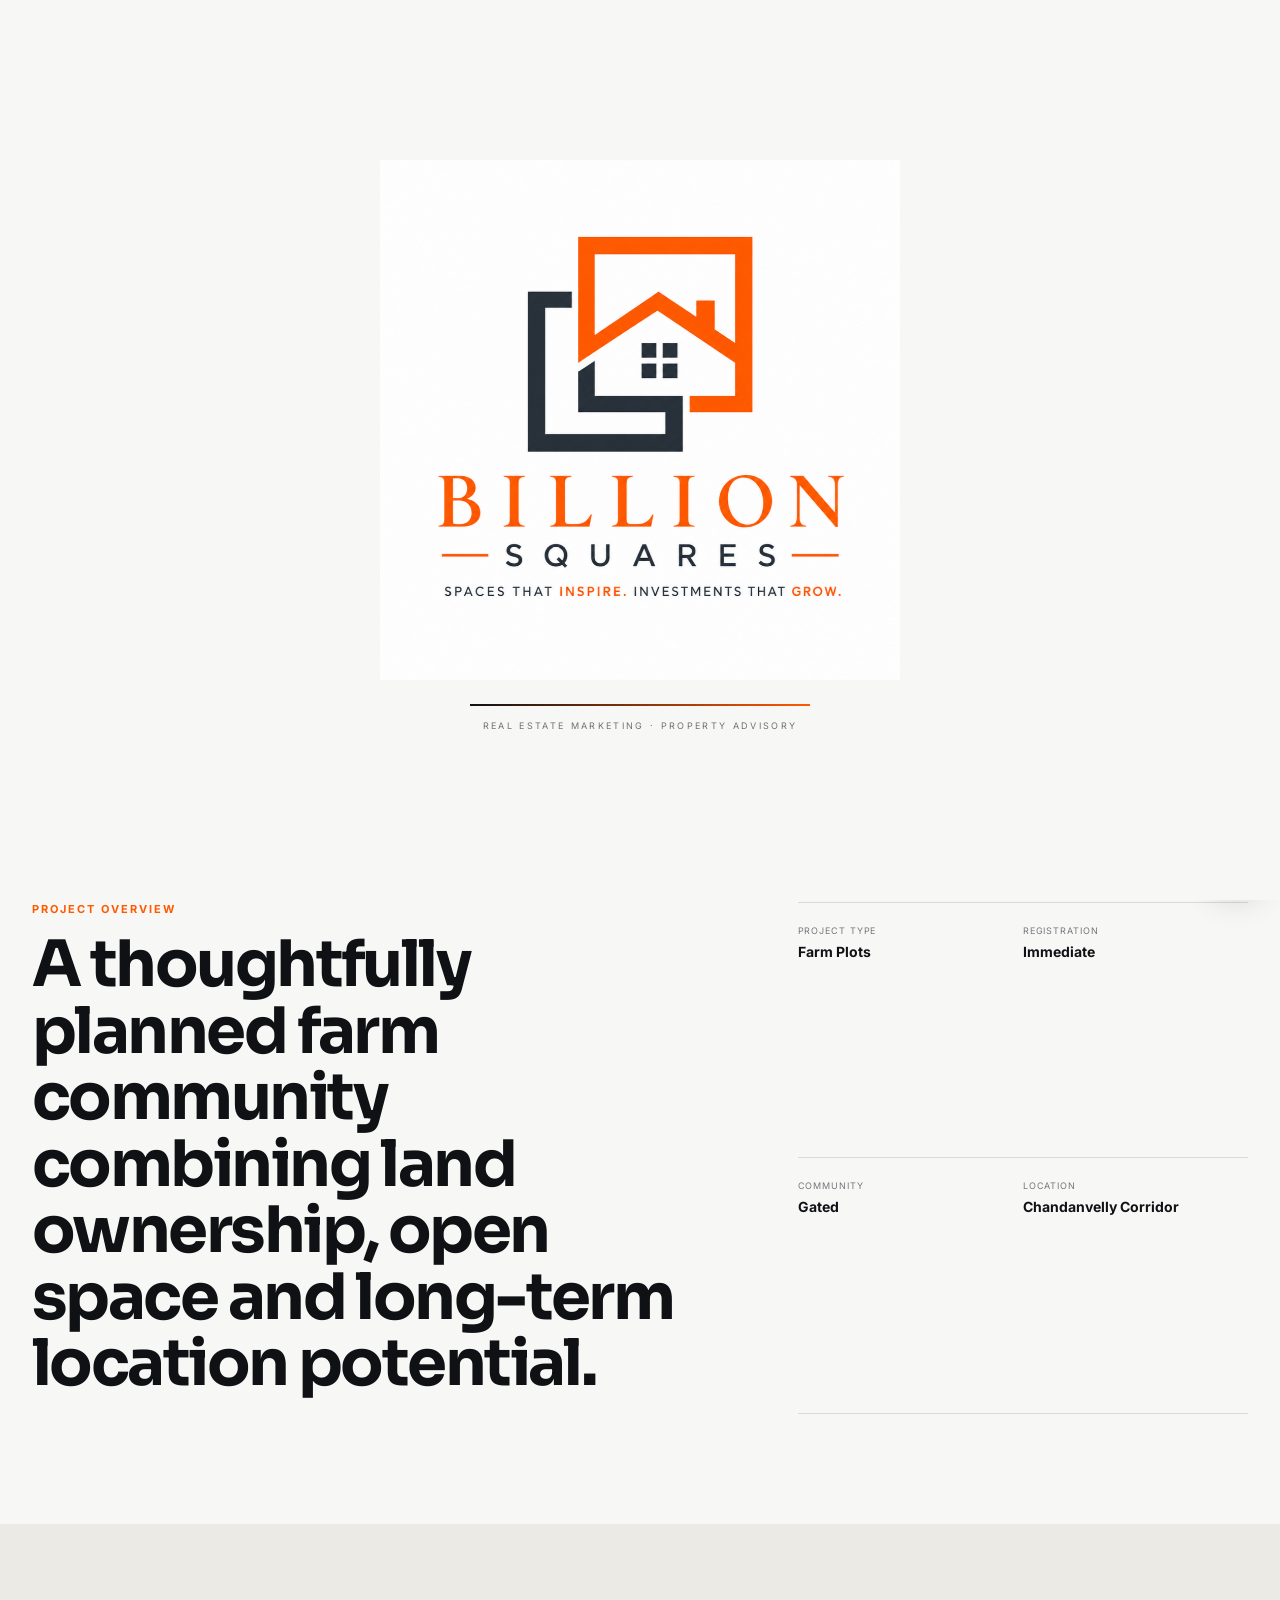
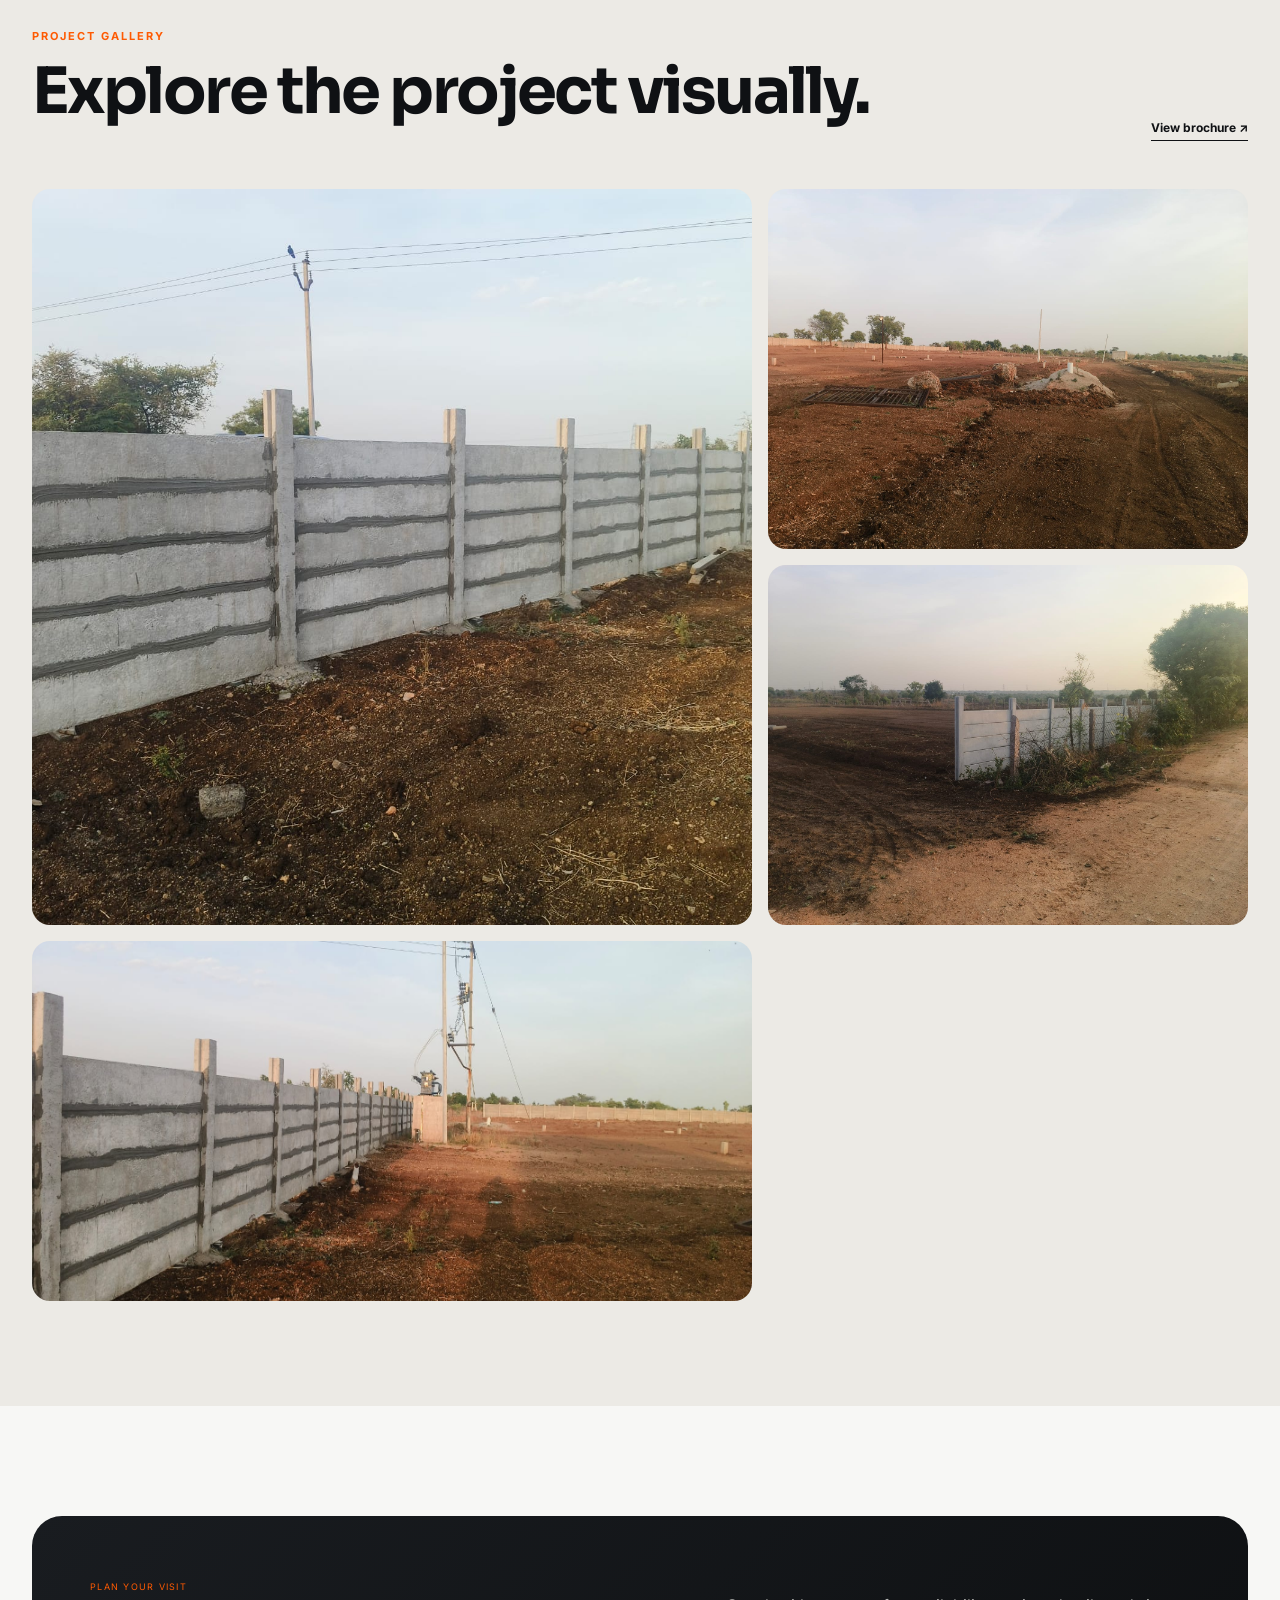
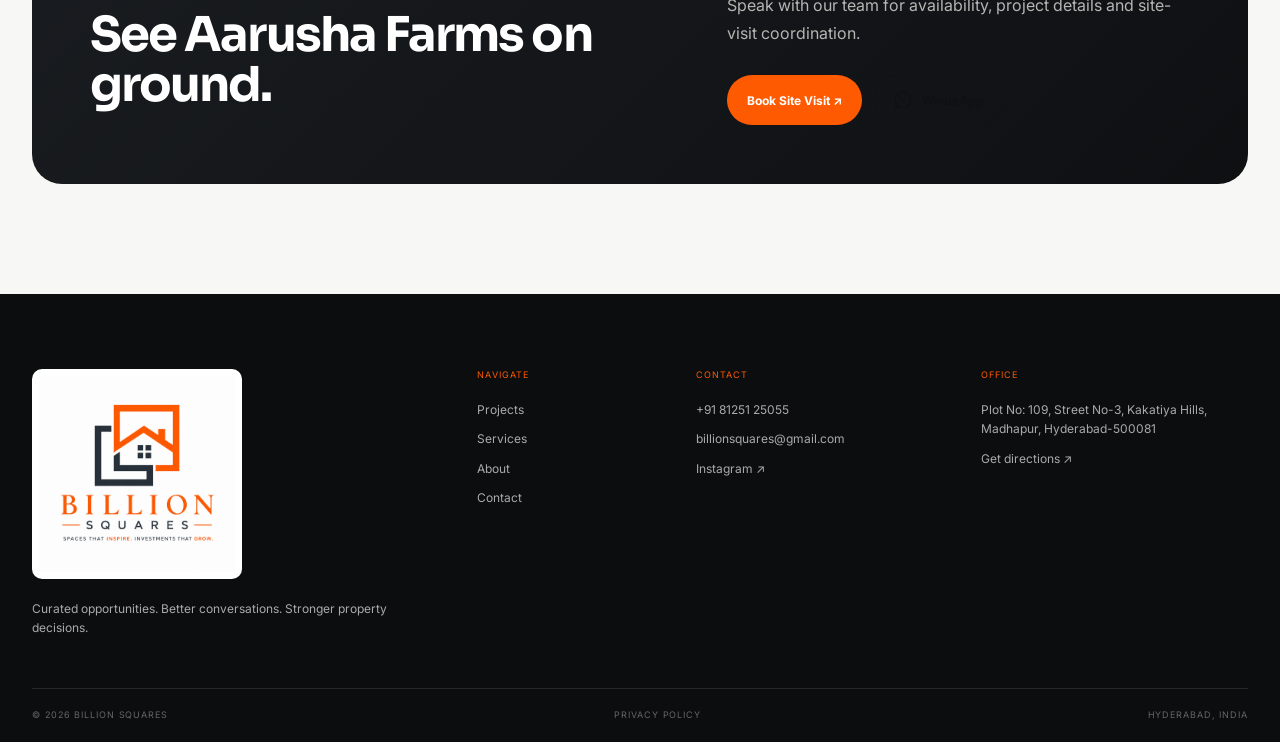
<file: aarusha-farms.html>
<!doctype html><html lang="en"><head>
<meta charset="utf-8">
<meta name="viewport" content="width=device-width,initial-scale=1,viewport-fit=cover">
<title>Aarusha Farms | Billion Squares</title>
<meta name="description" content="A thoughtfully planned farm community combining land ownership, open space and long-term location potential.">
<link rel="canonical" href="https://www.billionsquares.com/aarusha-farms.html">
<meta name="theme-color" content="#0f1114">
<meta property="og:type" content="website">
<meta property="og:title" content="Aarusha Farms | Billion Squares">
<meta property="og:description" content="A thoughtfully planned farm community combining land ownership, open space and long-term location potential.">
<meta property="og:url" content="https://www.billionsquares.com/aarusha-farms.html">
<meta property="og:image" content="https://www.billionsquares.com/assets/brand/billion-squares-logo-final.png">
<link rel="icon" href="/assets/brand/favicon.png">
<link rel="preconnect" href="https://fonts.googleapis.com">
<link rel="preconnect" href="https://fonts.gstatic.com" crossorigin>
<link href="https://fonts.googleapis.com/css2?family=Inter:wght@400;500;600;700&family=Sora:wght@400;500;600;700&display=swap" rel="stylesheet">
<link rel="stylesheet" href="/styles.css">
</head><body><div id="brandIntro" class="brand-intro">
<div class="intro-card">
<div class="intro-logo-shell"><img src="/assets/brand/billion-squares-logo-final.png" alt="Billion Squares"></div>
<div class="intro-progress"><span></span></div>
<p>REAL ESTATE MARKETING · PROPERTY ADVISORY</p>
</div>
</div><header class="site-header">
<div class="container nav-wrap">
<a href="/" class="brand"><img src="/assets/brand/billion-squares-logo-final.png" alt="Billion Squares"></a>
<nav class="desktop-nav"><a href="/">Home</a><a href="/projects.html" class="active">Projects</a><a href="/services.html">Services</a><a href="/about.html">About</a><a href="/contact.html">Contact</a></nav>
<div class="nav-actions">
<a class="mini-link" href="tel:+918125125055">Call</a>
<a class="nav-cta" href="#" data-open-booking>Book Site Visit <span>↗</span></a>
<button class="menu-btn" aria-label="Open menu" aria-expanded="false"><span></span><span></span></button>
</div>
</div>
<div class="mobile-nav"><a href="/">Home</a><a href="/projects.html" class="active">Projects</a><a href="/services.html">Services</a><a href="/about.html">About</a><a href="/contact.html">Contact</a><a class="nav-cta" href="#" data-open-booking>Book Site Visit ↗</a></div>
</header><main>
<section class="project-detail-hero"><img src="/assets/aarusha/7.jpeg" alt="Aarusha Farms"><div class="detail-overlay"></div><div class="container detail-copy"><div class="eyebrow">FARM PLOTS</div><h1>Aarusha Farms</h1><p>Near Chandanvelly SEZ</p><div class="hero-buttons"><a class="btn primary" href="#" data-open-booking>Book Site Visit ↗</a><a class="btn glass" href="https://wa.me/918125125055?text=Hello%20Billion%20Squares%2C%20I%20would%20like%20to%20know%20more%20about%20your%20properties." target="_blank"><svg viewBox="0 0 32 32" aria-hidden="true"><path fill="currentColor" d="M19.11 17.55c-.27-.14-1.6-.79-1.85-.88-.25-.09-.43-.14-.61.14-.18.27-.7.88-.86 1.06-.16.18-.32.2-.59.07-.27-.14-1.14-.42-2.17-1.34-.8-.71-1.34-1.59-1.5-1.86-.16-.27-.02-.42.12-.55.12-.12.27-.32.41-.48.14-.16.18-.27.27-.45.09-.18.05-.34-.02-.48-.07-.14-.61-1.47-.84-2.02-.22-.53-.45-.46-.61-.47l-.52-.01c-.18 0-.48.07-.73.34-.25.27-.95.93-.95 2.27 0 1.34.98 2.64 1.11 2.82.14.18 1.92 2.93 4.65 4.11.65.28 1.16.45 1.56.57.65.21 1.24.18 1.71.11.52-.08 1.6-.65 1.83-1.28.23-.63.23-1.18.16-1.29-.07-.11-.25-.18-.52-.32z"/><path fill="currentColor" d="M26.62 5.38A14.9 14.9 0 0 0 16.03 1C7.78 1 1.07 7.71 1.07 15.96c0 2.64.69 5.22 2 7.5L.94 31l7.72-2.02a14.92 14.92 0 0 0 7.36 1.87h.01c8.25 0 14.96-6.71 14.96-14.96 0-4-1.56-7.76-4.37-10.51zm-10.59 22.94h-.01a12.4 12.4 0 0 1-6.33-1.73l-.45-.27-4.58 1.2 1.22-4.46-.29-.46a12.4 12.4 0 0 1-1.9-6.64c0-6.86 5.58-12.44 12.45-12.44 3.32 0 6.44 1.29 8.79 3.64a12.35 12.35 0 0 1 3.65 8.8c0 6.86-5.58 12.44-12.45 12.44z"/></svg><span>WhatsApp</span></a></div></div></section>
<section class="project-summary"><div class="container summary-grid"><div class="reveal"><div class="eyebrow dark">PROJECT OVERVIEW</div><h2>A thoughtfully planned farm community combining land ownership, open space and long-term location potential.</h2></div><div class="facts reveal"><div><span>Project Type</span><b>Farm Plots</b></div><div><span>Registration</span><b>Immediate</b></div><div><span>Community</span><b>Gated</b></div><div><span>Location</span><b>Chandanvelly Corridor</b></div></div></div></section>
<section class="gallery-section"><div class="container section-head reveal"><div><div class="eyebrow dark">PROJECT GALLERY</div><h2>Explore the project visually.</h2></div><a class="text-link" href="/assets/aarusha/brochure.pdf" target="_blank">View brochure ↗</a></div><div class="container detail-gallery"><img src="/assets/aarusha/1.jpeg" alt="Aarusha Farms project image" loading="lazy"><img src="/assets/aarusha/3.jpeg" alt="Aarusha Farms project image" loading="lazy"><img src="/assets/aarusha/5.jpeg" alt="Aarusha Farms project image" loading="lazy"><img src="/assets/aarusha/8.jpeg" alt="Aarusha Farms project image" loading="lazy"></div></section>
<section class="cta-section"><div class="container cta-card reveal"><div><span>PLAN YOUR VISIT</span><h2>See Aarusha Farms on ground.</h2></div><div><p>Speak with our team for availability, project details and site-visit coordination.</p><div class="hero-buttons"><a class="btn primary" href="#" data-open-booking>Book Site Visit ↗</a><a class="btn outline-dark" href="https://wa.me/918125125055?text=Hello%20Billion%20Squares%2C%20I%20would%20like%20to%20know%20more%20about%20your%20properties." target="_blank"><svg viewBox="0 0 32 32" aria-hidden="true"><path fill="currentColor" d="M19.11 17.55c-.27-.14-1.6-.79-1.85-.88-.25-.09-.43-.14-.61.14-.18.27-.7.88-.86 1.06-.16.18-.32.2-.59.07-.27-.14-1.14-.42-2.17-1.34-.8-.71-1.34-1.59-1.5-1.86-.16-.27-.02-.42.12-.55.12-.12.27-.32.41-.48.14-.16.18-.27.27-.45.09-.18.05-.34-.02-.48-.07-.14-.61-1.47-.84-2.02-.22-.53-.45-.46-.61-.47l-.52-.01c-.18 0-.48.07-.73.34-.25.27-.95.93-.95 2.27 0 1.34.98 2.64 1.11 2.82.14.18 1.92 2.93 4.65 4.11.65.28 1.16.45 1.56.57.65.21 1.24.18 1.71.11.52-.08 1.6-.65 1.83-1.28.23-.63.23-1.18.16-1.29-.07-.11-.25-.18-.52-.32z"/><path fill="currentColor" d="M26.62 5.38A14.9 14.9 0 0 0 16.03 1C7.78 1 1.07 7.71 1.07 15.96c0 2.64.69 5.22 2 7.5L.94 31l7.72-2.02a14.92 14.92 0 0 0 7.36 1.87h.01c8.25 0 14.96-6.71 14.96-14.96 0-4-1.56-7.76-4.37-10.51zm-10.59 22.94h-.01a12.4 12.4 0 0 1-6.33-1.73l-.45-.27-4.58 1.2 1.22-4.46-.29-.46a12.4 12.4 0 0 1-1.9-6.64c0-6.86 5.58-12.44 12.45-12.44 3.32 0 6.44 1.29 8.79 3.64a12.35 12.35 0 0 1 3.65 8.8c0 6.86-5.58 12.44-12.45 12.44z"/></svg><span>WhatsApp</span></a></div></div></div></section>
</main>
<div class="booking-modal" id="siteVisitModal" aria-hidden="true" role="dialog" aria-modal="true" aria-labelledby="bookingModalTitle">
  <div class="booking-backdrop" data-close-booking></div>
  <div class="booking-dialog">
    <button class="booking-close" type="button" data-close-booking aria-label="Close site visit booking">×</button>

    <div class="booking-head">
      <span>1:1 SITE VISIT BOOKING</span>
      <h2 id="bookingModalTitle">Plan your property visit.</h2>
      <p>Three quick steps. Your booking details will be sent directly to Billion Squares on WhatsApp.</p>
    </div>

    <div class="booking-progress">
      <span class="active" data-step-indicator="1">1</span><i></i>
      <span data-step-indicator="2">2</span><i></i>
      <span data-step-indicator="3">3</span>
    </div>

    <form id="siteVisitForm">
      <div class="booking-step active" data-booking-step="1">
        <div class="booking-step-label">STEP 1 · SELECT CORRIDOR</div>
        <div class="booking-options booking-options-3">
          <button type="button" class="booking-option active" data-booking-corridor="Chandanvelly">Chandanvelly<small>SEZ Corridor</small></button>
          <button type="button" class="booking-option" data-booking-corridor="Patancheru">Patancheru<small>Mumbai Highway</small></button>
          <button type="button" class="booking-option" data-booking-corridor="Sadashivpet">Sadashivpet<small>NH-65 Belt</small></button>
        </div>
        <input type="hidden" id="bookingCorridor" value="Chandanvelly">
      </div>

      <div class="booking-step" data-booking-step="2">
        <div class="booking-step-label">STEP 2 · PLAN THE VISIT</div>
        <label class="booking-field">
          <span>Preferred Date</span>
          <input type="date" id="bookingDate" required>
        </label>
        <div class="booking-field">
          <span>Preferred Transport</span>
          <div class="booking-options">
            <button type="button" class="booking-option active" data-booking-transport="Self-Drive">Self-Drive<small>I’ll reach the site directly</small></button>
            <button type="button" class="booking-option" data-booking-transport="Free Pickup Provided">Free Pickup<small>Request pickup assistance</small></button>
          </div>
          <input type="hidden" id="bookingTransport" value="Self-Drive">
        </div>
      </div>

      <div class="booking-step" data-booking-step="3">
        <div class="booking-step-label">STEP 3 · YOUR DETAILS</div>
        <label class="booking-field">
          <span>Name</span>
          <input type="text" id="bookingName" required placeholder="Your full name" autocomplete="name">
        </label>
        <label class="booking-field">
          <span>WhatsApp Number</span>
          <input type="tel" id="bookingPhone" required placeholder="+91" autocomplete="tel" inputmode="tel">
        </label>
        <div class="booking-summary" id="bookingSummary"></div>
      </div>

      <div class="booking-actions">
        <button class="booking-back" id="bookingBack" type="button">Back</button>
        <button class="booking-next" id="bookingNext" type="button">Continue ↗</button>
        <button class="booking-submit" id="bookingSubmit" type="submit">Confirm on WhatsApp ↗</button>
      </div>
    </form>
  </div>
</div>

<footer class="footer">
<div class="container footer-grid">
<div class="footer-brand"><img src="/assets/brand/billion-squares-logo-final.png" alt="Billion Squares"><p>Curated opportunities. Better conversations. Stronger property decisions.</p></div>
<div><span class="footer-kicker">Navigate</span><a href="/projects.html">Projects</a><a href="/services.html">Services</a><a href="/about.html">About</a><a href="/contact.html">Contact</a></div>
<div><span class="footer-kicker">Contact</span><a href="tel:+918125125055">+91 81251 25055</a><a href="mailto:billionsquares@gmail.com">billionsquares@gmail.com</a><a href="https://www.instagram.com/arrjava_forms?igsh=MW4xbnpyOGE2cTFhNQ==" target="_blank">Instagram ↗</a></div>
<div><span class="footer-kicker">Office</span><p>Plot No: 109, Street No-3, Kakatiya Hills, Madhapur, Hyderabad-500081</p><a href="https://www.google.com/maps/search/?api=1&query=Plot+No+109%2C+Street+No-3%2C+Kakatiya+Hills%2C+Madhapur%2C+Hyderabad-500081" target="_blank">Get directions ↗</a></div>
</div>
<div class="container footer-bottom"><span>© 2026 Billion Squares</span><a href="/privacy.html">Privacy Policy</a><span>Hyderabad, India</span></div>
</footer>
<div class="floating-contact">
<a class="float-btn phone" href="tel:+918125125055" aria-label="Call Billion Squares"><svg viewBox="0 0 24 24" aria-hidden="true"><path fill="currentColor" d="M6.62 10.79a15.46 15.46 0 0 0 6.59 6.59l2.2-2.2a1 1 0 0 1 1.02-.24c1.12.37 2.33.57 3.57.57a1 1 0 0 1 1 1V20a1 1 0 0 1-1 1C10.61 21 3 13.39 3 4a1 1 0 0 1 1-1h3.5a1 1 0 0 1 1 1c0 1.24.19 2.45.57 3.57a1 1 0 0 1-.25 1.02l-2.2 2.2z"/></svg></a>
<a class="float-btn wa" href="https://wa.me/918125125055?text=Hello%20Billion%20Squares%2C%20I%20would%20like%20to%20know%20more%20about%20your%20properties." target="_blank" aria-label="WhatsApp Billion Squares"><svg viewBox="0 0 32 32" aria-hidden="true"><path fill="currentColor" d="M19.11 17.55c-.27-.14-1.6-.79-1.85-.88-.25-.09-.43-.14-.61.14-.18.27-.7.88-.86 1.06-.16.18-.32.2-.59.07-.27-.14-1.14-.42-2.17-1.34-.8-.71-1.34-1.59-1.5-1.86-.16-.27-.02-.42.12-.55.12-.12.27-.32.41-.48.14-.16.18-.27.27-.45.09-.18.05-.34-.02-.48-.07-.14-.61-1.47-.84-2.02-.22-.53-.45-.46-.61-.47l-.52-.01c-.18 0-.48.07-.73.34-.25.27-.95.93-.95 2.27 0 1.34.98 2.64 1.11 2.82.14.18 1.92 2.93 4.65 4.11.65.28 1.16.45 1.56.57.65.21 1.24.18 1.71.11.52-.08 1.6-.65 1.83-1.28.23-.63.23-1.18.16-1.29-.07-.11-.25-.18-.52-.32z"/><path fill="currentColor" d="M26.62 5.38A14.9 14.9 0 0 0 16.03 1C7.78 1 1.07 7.71 1.07 15.96c0 2.64.69 5.22 2 7.5L.94 31l7.72-2.02a14.92 14.92 0 0 0 7.36 1.87h.01c8.25 0 14.96-6.71 14.96-14.96 0-4-1.56-7.76-4.37-10.51zm-10.59 22.94h-.01a12.4 12.4 0 0 1-6.33-1.73l-.45-.27-4.58 1.2 1.22-4.46-.29-.46a12.4 12.4 0 0 1-1.9-6.64c0-6.86 5.58-12.44 12.45-12.44 3.32 0 6.44 1.29 8.79 3.64a12.35 12.35 0 0 1 3.65 8.8c0 6.86-5.58 12.44-12.45 12.44z"/></svg></a>
</div>
<script src="/script.js"></script></body></html>
</file>
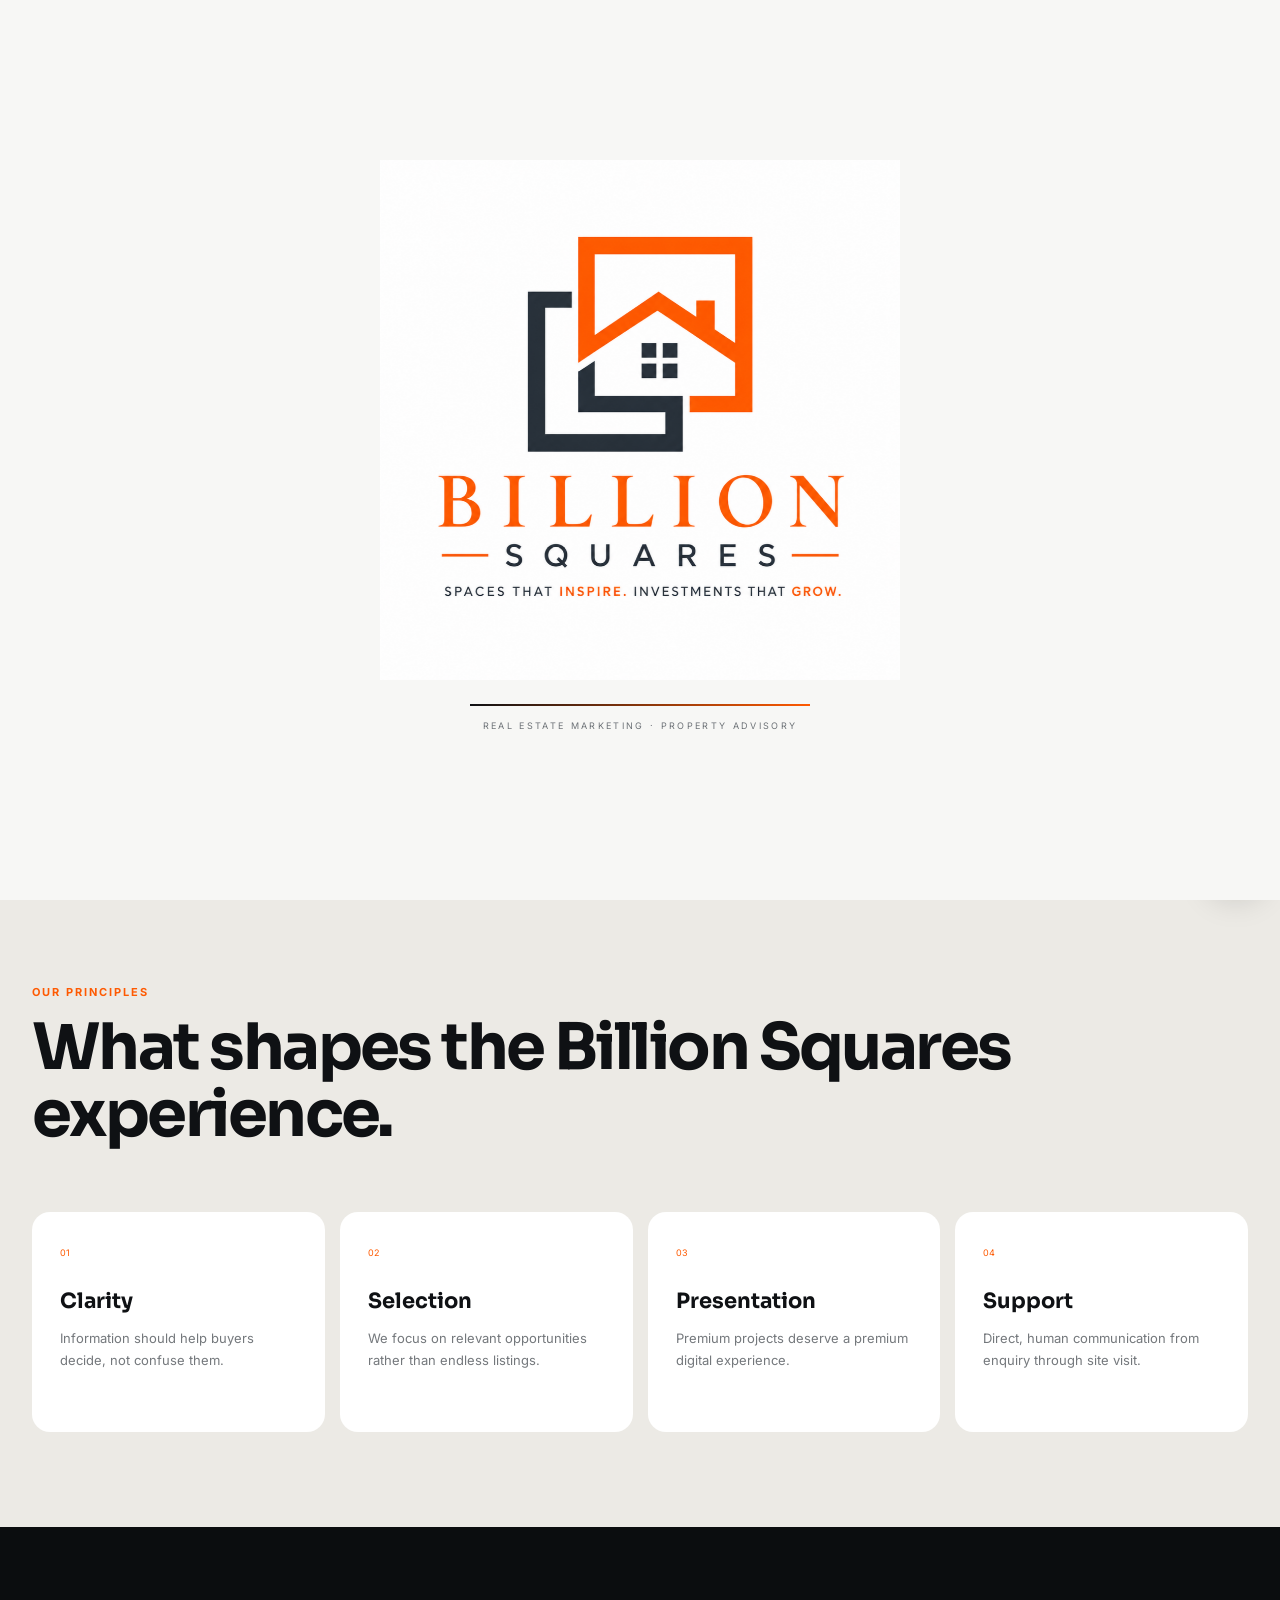
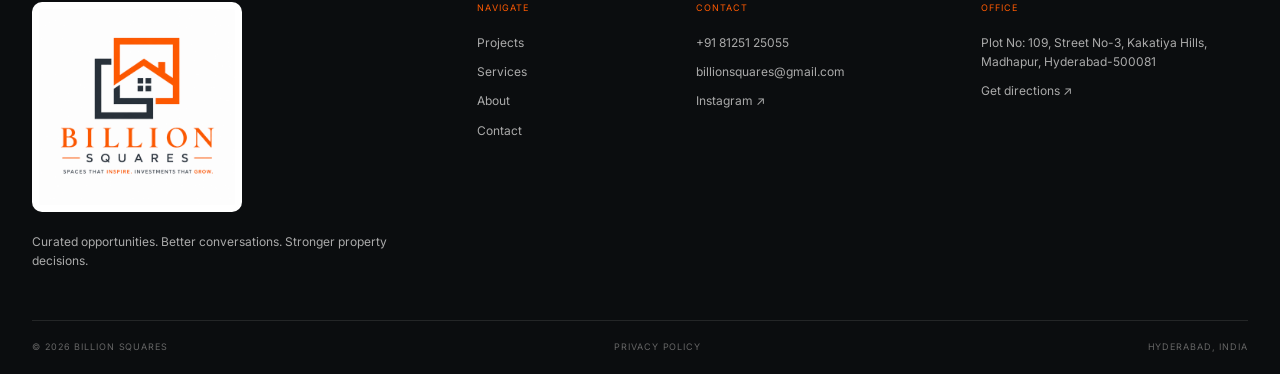
<file: about.html>
<!doctype html><html lang="en"><head>
<meta charset="utf-8">
<meta name="viewport" content="width=device-width,initial-scale=1,viewport-fit=cover">
<title>About | Billion Squares</title>
<meta name="description" content="Billion Squares is a Hyderabad real estate marketing and property advisory brand focused on curated opportunities and premium buyer experience.">
<link rel="canonical" href="https://www.billionsquares.com/about.html">
<meta name="theme-color" content="#0f1114">
<meta property="og:type" content="website">
<meta property="og:title" content="About | Billion Squares">
<meta property="og:description" content="Billion Squares is a Hyderabad real estate marketing and property advisory brand focused on curated opportunities and premium buyer experience.">
<meta property="og:url" content="https://www.billionsquares.com/about.html">
<meta property="og:image" content="https://www.billionsquares.com/assets/brand/billion-squares-logo-final.png">
<link rel="icon" href="/assets/brand/favicon.png">
<link rel="preconnect" href="https://fonts.googleapis.com">
<link rel="preconnect" href="https://fonts.gstatic.com" crossorigin>
<link href="https://fonts.googleapis.com/css2?family=Inter:wght@400;500;600;700&family=Sora:wght@400;500;600;700&display=swap" rel="stylesheet">
<link rel="stylesheet" href="/styles.css">
</head><body><div id="brandIntro" class="brand-intro">
<div class="intro-card">
<div class="intro-logo-shell"><img src="/assets/brand/billion-squares-logo-final.png" alt="Billion Squares"></div>
<div class="intro-progress"><span></span></div>
<p>REAL ESTATE MARKETING · PROPERTY ADVISORY</p>
</div>
</div><header class="site-header">
<div class="container nav-wrap">
<a href="/" class="brand"><img src="/assets/brand/billion-squares-logo-final.png" alt="Billion Squares"></a>
<nav class="desktop-nav"><a href="/">Home</a><a href="/projects.html">Projects</a><a href="/services.html">Services</a><a href="/about.html" class="active">About</a><a href="/contact.html">Contact</a></nav>
<div class="nav-actions">
<a class="mini-link" href="tel:+918125125055">Call</a>
<a class="nav-cta" href="#" data-open-booking>Book Site Visit <span>↗</span></a>
<button class="menu-btn" aria-label="Open menu" aria-expanded="false"><span></span><span></span></button>
</div>
</div>
<div class="mobile-nav"><a href="/">Home</a><a href="/projects.html">Projects</a><a href="/services.html">Services</a><a href="/about.html" class="active">About</a><a href="/contact.html">Contact</a><a class="nav-cta" href="#" data-open-booking>Book Site Visit ↗</a></div>
</header><main>
<section class="about-modern"><div class="container about-layout"><div class="reveal"><div class="eyebrow dark">ABOUT BILLION SQUARES</div><h1>Built to make property discovery feel <span>smarter.</span></h1><p>Billion Squares is a Hyderabad-focused real estate marketing and property advisory brand. Our role is to present selected opportunities with clarity and create a better journey from first enquiry to site visit.</p></div><div class="about-image reveal"><img src="/assets/arrjava/3.jpeg" alt="Billion Squares project"></div></div></section>
<section class="values-section"><div class="container"><div class="section-head reveal"><div><div class="eyebrow dark">OUR PRINCIPLES</div><h2>What shapes the Billion Squares experience.</h2></div></div><div class="value-grid"><div class="reveal"><span>01</span><h3>Clarity</h3><p>Information should help buyers decide, not confuse them.</p></div><div class="reveal"><span>02</span><h3>Selection</h3><p>We focus on relevant opportunities rather than endless listings.</p></div><div class="reveal"><span>03</span><h3>Presentation</h3><p>Premium projects deserve a premium digital experience.</p></div><div class="reveal"><span>04</span><h3>Support</h3><p>Direct, human communication from enquiry through site visit.</p></div></div></div></section>
</main>
<div class="booking-modal" id="siteVisitModal" aria-hidden="true" role="dialog" aria-modal="true" aria-labelledby="bookingModalTitle">
  <div class="booking-backdrop" data-close-booking></div>
  <div class="booking-dialog">
    <button class="booking-close" type="button" data-close-booking aria-label="Close site visit booking">×</button>

    <div class="booking-head">
      <span>1:1 SITE VISIT BOOKING</span>
      <h2 id="bookingModalTitle">Plan your property visit.</h2>
      <p>Three quick steps. Your booking details will be sent directly to Billion Squares on WhatsApp.</p>
    </div>

    <div class="booking-progress">
      <span class="active" data-step-indicator="1">1</span><i></i>
      <span data-step-indicator="2">2</span><i></i>
      <span data-step-indicator="3">3</span>
    </div>

    <form id="siteVisitForm">
      <div class="booking-step active" data-booking-step="1">
        <div class="booking-step-label">STEP 1 · SELECT CORRIDOR</div>
        <div class="booking-options booking-options-3">
          <button type="button" class="booking-option active" data-booking-corridor="Chandanvelly">Chandanvelly<small>SEZ Corridor</small></button>
          <button type="button" class="booking-option" data-booking-corridor="Patancheru">Patancheru<small>Mumbai Highway</small></button>
          <button type="button" class="booking-option" data-booking-corridor="Sadashivpet">Sadashivpet<small>NH-65 Belt</small></button>
        </div>
        <input type="hidden" id="bookingCorridor" value="Chandanvelly">
      </div>

      <div class="booking-step" data-booking-step="2">
        <div class="booking-step-label">STEP 2 · PLAN THE VISIT</div>
        <label class="booking-field">
          <span>Preferred Date</span>
          <input type="date" id="bookingDate" required>
        </label>
        <div class="booking-field">
          <span>Preferred Transport</span>
          <div class="booking-options">
            <button type="button" class="booking-option active" data-booking-transport="Self-Drive">Self-Drive<small>I’ll reach the site directly</small></button>
            <button type="button" class="booking-option" data-booking-transport="Free Pickup Provided">Free Pickup<small>Request pickup assistance</small></button>
          </div>
          <input type="hidden" id="bookingTransport" value="Self-Drive">
        </div>
      </div>

      <div class="booking-step" data-booking-step="3">
        <div class="booking-step-label">STEP 3 · YOUR DETAILS</div>
        <label class="booking-field">
          <span>Name</span>
          <input type="text" id="bookingName" required placeholder="Your full name" autocomplete="name">
        </label>
        <label class="booking-field">
          <span>WhatsApp Number</span>
          <input type="tel" id="bookingPhone" required placeholder="+91" autocomplete="tel" inputmode="tel">
        </label>
        <div class="booking-summary" id="bookingSummary"></div>
      </div>

      <div class="booking-actions">
        <button class="booking-back" id="bookingBack" type="button">Back</button>
        <button class="booking-next" id="bookingNext" type="button">Continue ↗</button>
        <button class="booking-submit" id="bookingSubmit" type="submit">Confirm on WhatsApp ↗</button>
      </div>
    </form>
  </div>
</div>

<footer class="footer">
<div class="container footer-grid">
<div class="footer-brand"><img src="/assets/brand/billion-squares-logo-final.png" alt="Billion Squares"><p>Curated opportunities. Better conversations. Stronger property decisions.</p></div>
<div><span class="footer-kicker">Navigate</span><a href="/projects.html">Projects</a><a href="/services.html">Services</a><a href="/about.html">About</a><a href="/contact.html">Contact</a></div>
<div><span class="footer-kicker">Contact</span><a href="tel:+918125125055">+91 81251 25055</a><a href="mailto:billionsquares@gmail.com">billionsquares@gmail.com</a><a href="https://www.instagram.com/arrjava_forms?igsh=MW4xbnpyOGE2cTFhNQ==" target="_blank">Instagram ↗</a></div>
<div><span class="footer-kicker">Office</span><p>Plot No: 109, Street No-3, Kakatiya Hills, Madhapur, Hyderabad-500081</p><a href="https://www.google.com/maps/search/?api=1&query=Plot+No+109%2C+Street+No-3%2C+Kakatiya+Hills%2C+Madhapur%2C+Hyderabad-500081" target="_blank">Get directions ↗</a></div>
</div>
<div class="container footer-bottom"><span>© 2026 Billion Squares</span><a href="/privacy.html">Privacy Policy</a><span>Hyderabad, India</span></div>
</footer>
<div class="floating-contact">
<a class="float-btn phone" href="tel:+918125125055" aria-label="Call Billion Squares"><svg viewBox="0 0 24 24" aria-hidden="true"><path fill="currentColor" d="M6.62 10.79a15.46 15.46 0 0 0 6.59 6.59l2.2-2.2a1 1 0 0 1 1.02-.24c1.12.37 2.33.57 3.57.57a1 1 0 0 1 1 1V20a1 1 0 0 1-1 1C10.61 21 3 13.39 3 4a1 1 0 0 1 1-1h3.5a1 1 0 0 1 1 1c0 1.24.19 2.45.57 3.57a1 1 0 0 1-.25 1.02l-2.2 2.2z"/></svg></a>
<a class="float-btn wa" href="https://wa.me/918125125055?text=Hello%20Billion%20Squares%2C%20I%20would%20like%20to%20know%20more%20about%20your%20properties." target="_blank" aria-label="WhatsApp Billion Squares"><svg viewBox="0 0 32 32" aria-hidden="true"><path fill="currentColor" d="M19.11 17.55c-.27-.14-1.6-.79-1.85-.88-.25-.09-.43-.14-.61.14-.18.27-.7.88-.86 1.06-.16.18-.32.2-.59.07-.27-.14-1.14-.42-2.17-1.34-.8-.71-1.34-1.59-1.5-1.86-.16-.27-.02-.42.12-.55.12-.12.27-.32.41-.48.14-.16.18-.27.27-.45.09-.18.05-.34-.02-.48-.07-.14-.61-1.47-.84-2.02-.22-.53-.45-.46-.61-.47l-.52-.01c-.18 0-.48.07-.73.34-.25.27-.95.93-.95 2.27 0 1.34.98 2.64 1.11 2.82.14.18 1.92 2.93 4.65 4.11.65.28 1.16.45 1.56.57.65.21 1.24.18 1.71.11.52-.08 1.6-.65 1.83-1.28.23-.63.23-1.18.16-1.29-.07-.11-.25-.18-.52-.32z"/><path fill="currentColor" d="M26.62 5.38A14.9 14.9 0 0 0 16.03 1C7.78 1 1.07 7.71 1.07 15.96c0 2.64.69 5.22 2 7.5L.94 31l7.72-2.02a14.92 14.92 0 0 0 7.36 1.87h.01c8.25 0 14.96-6.71 14.96-14.96 0-4-1.56-7.76-4.37-10.51zm-10.59 22.94h-.01a12.4 12.4 0 0 1-6.33-1.73l-.45-.27-4.58 1.2 1.22-4.46-.29-.46a12.4 12.4 0 0 1-1.9-6.64c0-6.86 5.58-12.44 12.45-12.44 3.32 0 6.44 1.29 8.79 3.64a12.35 12.35 0 0 1 3.65 8.8c0 6.86-5.58 12.44-12.45 12.44z"/></svg></a>
</div>
<script src="/script.js"></script></body></html>
</file>
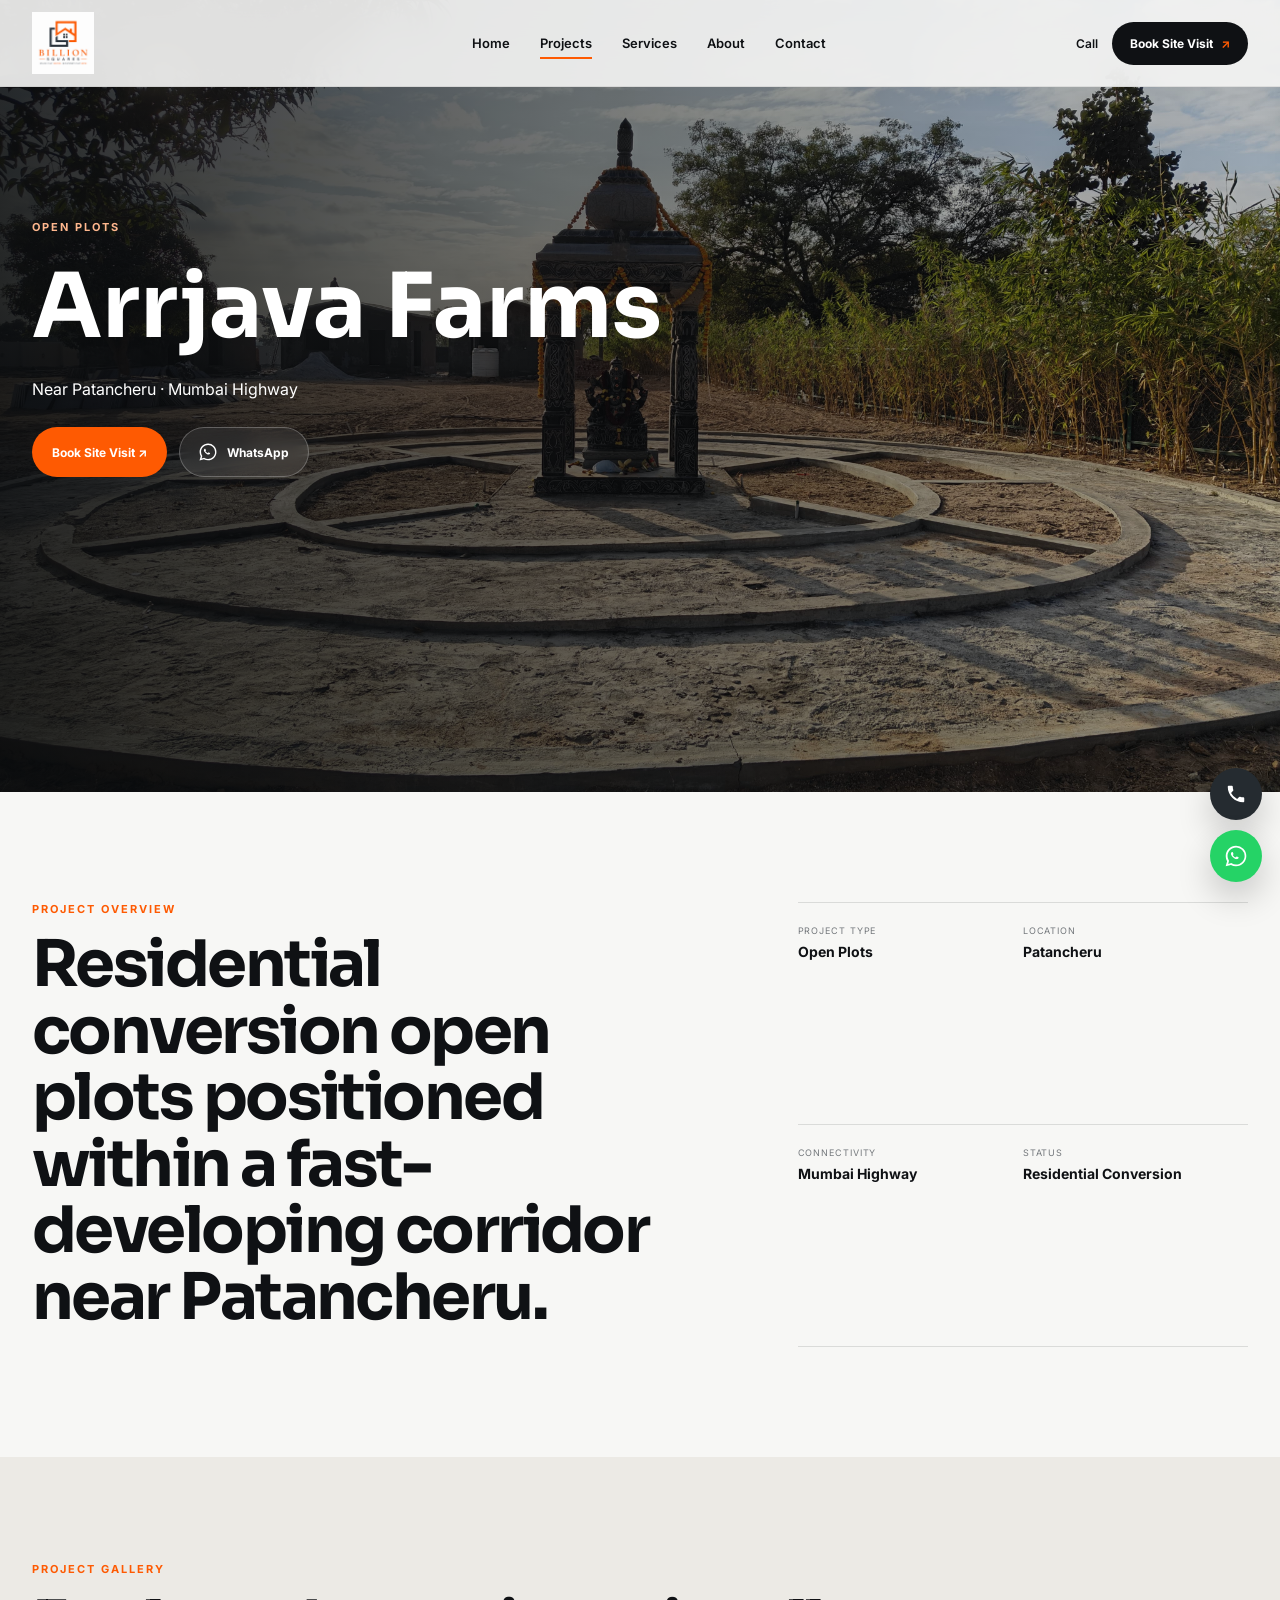
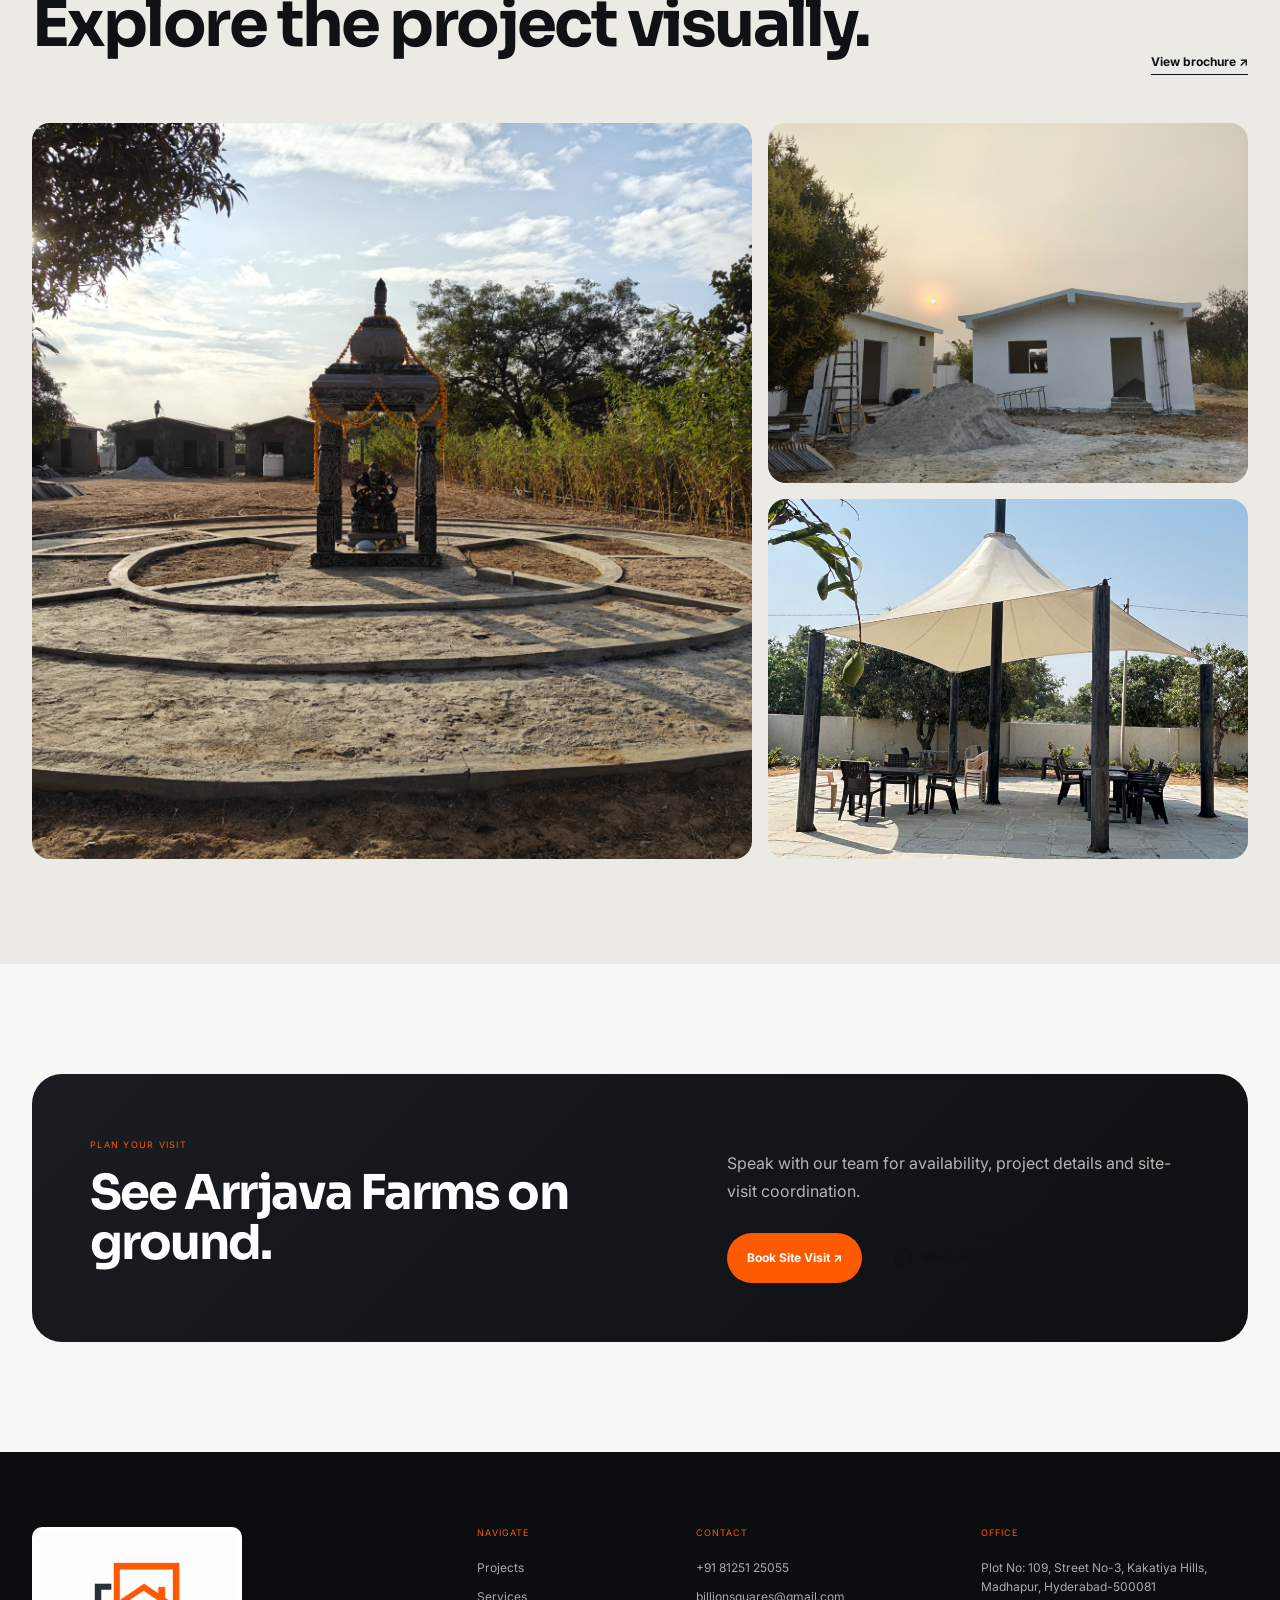
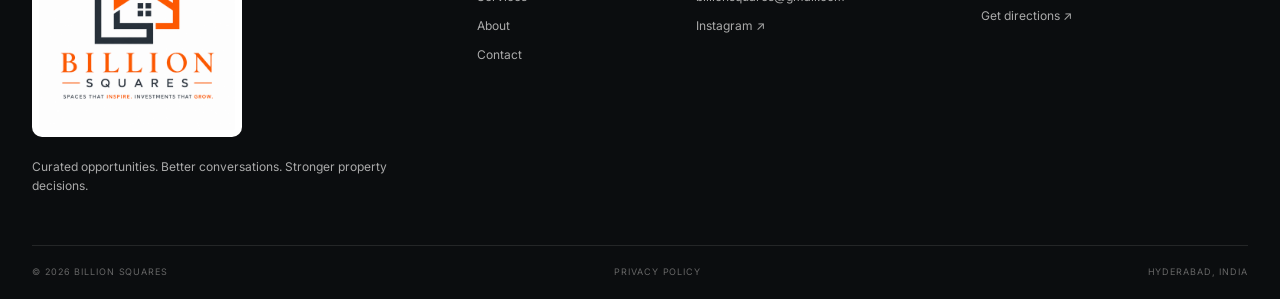
<file: arrjava-farms.html>
<!doctype html><html lang="en"><head>
<meta charset="utf-8">
<meta name="viewport" content="width=device-width,initial-scale=1,viewport-fit=cover">
<title>Arrjava Farms | Billion Squares</title>
<meta name="description" content="Residential conversion open plots positioned within a fast-developing corridor near Patancheru.">
<link rel="canonical" href="https://www.billionsquares.com/arrjava-farms.html">
<meta name="theme-color" content="#0f1114">
<meta property="og:type" content="website">
<meta property="og:title" content="Arrjava Farms | Billion Squares">
<meta property="og:description" content="Residential conversion open plots positioned within a fast-developing corridor near Patancheru.">
<meta property="og:url" content="https://www.billionsquares.com/arrjava-farms.html">
<meta property="og:image" content="https://www.billionsquares.com/assets/brand/billion-squares-logo-final.png">
<link rel="icon" href="/assets/brand/favicon.png">
<link rel="preconnect" href="https://fonts.googleapis.com">
<link rel="preconnect" href="https://fonts.gstatic.com" crossorigin>
<link href="https://fonts.googleapis.com/css2?family=Inter:wght@400;500;600;700&family=Sora:wght@400;500;600;700&display=swap" rel="stylesheet">
<link rel="stylesheet" href="/styles.css">
</head><body><div id="brandIntro" class="brand-intro">
<div class="intro-card">
<div class="intro-logo-shell"><img src="/assets/brand/billion-squares-logo-final.png" alt="Billion Squares"></div>
<div class="intro-progress"><span></span></div>
<p>REAL ESTATE MARKETING · PROPERTY ADVISORY</p>
</div>
</div><header class="site-header">
<div class="container nav-wrap">
<a href="/" class="brand"><img src="/assets/brand/billion-squares-logo-final.png" alt="Billion Squares"></a>
<nav class="desktop-nav"><a href="/">Home</a><a href="/projects.html" class="active">Projects</a><a href="/services.html">Services</a><a href="/about.html">About</a><a href="/contact.html">Contact</a></nav>
<div class="nav-actions">
<a class="mini-link" href="tel:+918125125055">Call</a>
<a class="nav-cta" href="#" data-open-booking>Book Site Visit <span>↗</span></a>
<button class="menu-btn" aria-label="Open menu" aria-expanded="false"><span></span><span></span></button>
</div>
</div>
<div class="mobile-nav"><a href="/">Home</a><a href="/projects.html" class="active">Projects</a><a href="/services.html">Services</a><a href="/about.html">About</a><a href="/contact.html">Contact</a><a class="nav-cta" href="#" data-open-booking>Book Site Visit ↗</a></div>
</header><main>
<section class="project-detail-hero"><img src="/assets/arrjava/WhatsApp Image 2026-08-10 at 00.33.32.jpeg" alt="Arrjava Farms"><div class="detail-overlay"></div><div class="container detail-copy"><div class="eyebrow">OPEN PLOTS</div><h1>Arrjava Farms</h1><p>Near Patancheru · Mumbai Highway</p><div class="hero-buttons"><a class="btn primary" href="#" data-open-booking>Book Site Visit ↗</a><a class="btn glass" href="https://wa.me/918125125055?text=Hello%20Billion%20Squares%2C%20I%20would%20like%20to%20know%20more%20about%20your%20properties." target="_blank"><svg viewBox="0 0 32 32" aria-hidden="true"><path fill="currentColor" d="M19.11 17.55c-.27-.14-1.6-.79-1.85-.88-.25-.09-.43-.14-.61.14-.18.27-.7.88-.86 1.06-.16.18-.32.2-.59.07-.27-.14-1.14-.42-2.17-1.34-.8-.71-1.34-1.59-1.5-1.86-.16-.27-.02-.42.12-.55.12-.12.27-.32.41-.48.14-.16.18-.27.27-.45.09-.18.05-.34-.02-.48-.07-.14-.61-1.47-.84-2.02-.22-.53-.45-.46-.61-.47l-.52-.01c-.18 0-.48.07-.73.34-.25.27-.95.93-.95 2.27 0 1.34.98 2.64 1.11 2.82.14.18 1.92 2.93 4.65 4.11.65.28 1.16.45 1.56.57.65.21 1.24.18 1.71.11.52-.08 1.6-.65 1.83-1.28.23-.63.23-1.18.16-1.29-.07-.11-.25-.18-.52-.32z"/><path fill="currentColor" d="M26.62 5.38A14.9 14.9 0 0 0 16.03 1C7.78 1 1.07 7.71 1.07 15.96c0 2.64.69 5.22 2 7.5L.94 31l7.72-2.02a14.92 14.92 0 0 0 7.36 1.87h.01c8.25 0 14.96-6.71 14.96-14.96 0-4-1.56-7.76-4.37-10.51zm-10.59 22.94h-.01a12.4 12.4 0 0 1-6.33-1.73l-.45-.27-4.58 1.2 1.22-4.46-.29-.46a12.4 12.4 0 0 1-1.9-6.64c0-6.86 5.58-12.44 12.45-12.44 3.32 0 6.44 1.29 8.79 3.64a12.35 12.35 0 0 1 3.65 8.8c0 6.86-5.58 12.44-12.45 12.44z"/></svg><span>WhatsApp</span></a></div></div></section>
<section class="project-summary"><div class="container summary-grid"><div class="reveal"><div class="eyebrow dark">PROJECT OVERVIEW</div><h2>Residential conversion open plots positioned within a fast-developing corridor near Patancheru.</h2></div><div class="facts reveal"><div><span>Project Type</span><b>Open Plots</b></div><div><span>Location</span><b>Patancheru</b></div><div><span>Connectivity</span><b>Mumbai Highway</b></div><div><span>Status</span><b>Residential Conversion</b></div></div></div></section>
<section class="gallery-section"><div class="container section-head reveal"><div><div class="eyebrow dark">PROJECT GALLERY</div><h2>Explore the project visually.</h2></div><a class="text-link" href="/assets/arrjava/brochure.pdf" target="_blank">View brochure ↗</a></div><div class="container detail-gallery"><img src="/assets/arrjava/WhatsApp Image 2026-08-10 at 00.33.32.jpeg" alt="Arrjava Farms project image" loading="lazy"><img src="/assets/arrjava/2.jpeg" alt="Arrjava Farms project image" loading="lazy"><img src="/assets/arrjava/3.jpeg" alt="Arrjava Farms project image" loading="lazy"></div></section>
<section class="cta-section"><div class="container cta-card reveal"><div><span>PLAN YOUR VISIT</span><h2>See Arrjava Farms on ground.</h2></div><div><p>Speak with our team for availability, project details and site-visit coordination.</p><div class="hero-buttons"><a class="btn primary" href="#" data-open-booking>Book Site Visit ↗</a><a class="btn outline-dark" href="https://wa.me/918125125055?text=Hello%20Billion%20Squares%2C%20I%20would%20like%20to%20know%20more%20about%20your%20properties." target="_blank"><svg viewBox="0 0 32 32" aria-hidden="true"><path fill="currentColor" d="M19.11 17.55c-.27-.14-1.6-.79-1.85-.88-.25-.09-.43-.14-.61.14-.18.27-.7.88-.86 1.06-.16.18-.32.2-.59.07-.27-.14-1.14-.42-2.17-1.34-.8-.71-1.34-1.59-1.5-1.86-.16-.27-.02-.42.12-.55.12-.12.27-.32.41-.48.14-.16.18-.27.27-.45.09-.18.05-.34-.02-.48-.07-.14-.61-1.47-.84-2.02-.22-.53-.45-.46-.61-.47l-.52-.01c-.18 0-.48.07-.73.34-.25.27-.95.93-.95 2.27 0 1.34.98 2.64 1.11 2.82.14.18 1.92 2.93 4.65 4.11.65.28 1.16.45 1.56.57.65.21 1.24.18 1.71.11.52-.08 1.6-.65 1.83-1.28.23-.63.23-1.18.16-1.29-.07-.11-.25-.18-.52-.32z"/><path fill="currentColor" d="M26.62 5.38A14.9 14.9 0 0 0 16.03 1C7.78 1 1.07 7.71 1.07 15.96c0 2.64.69 5.22 2 7.5L.94 31l7.72-2.02a14.92 14.92 0 0 0 7.36 1.87h.01c8.25 0 14.96-6.71 14.96-14.96 0-4-1.56-7.76-4.37-10.51zm-10.59 22.94h-.01a12.4 12.4 0 0 1-6.33-1.73l-.45-.27-4.58 1.2 1.22-4.46-.29-.46a12.4 12.4 0 0 1-1.9-6.64c0-6.86 5.58-12.44 12.45-12.44 3.32 0 6.44 1.29 8.79 3.64a12.35 12.35 0 0 1 3.65 8.8c0 6.86-5.58 12.44-12.45 12.44z"/></svg><span>WhatsApp</span></a></div></div></div></section>
</main>
<div class="booking-modal" id="siteVisitModal" aria-hidden="true" role="dialog" aria-modal="true" aria-labelledby="bookingModalTitle">
  <div class="booking-backdrop" data-close-booking></div>
  <div class="booking-dialog">
    <button class="booking-close" type="button" data-close-booking aria-label="Close site visit booking">×</button>

    <div class="booking-head">
      <span>1:1 SITE VISIT BOOKING</span>
      <h2 id="bookingModalTitle">Plan your property visit.</h2>
      <p>Three quick steps. Your booking details will be sent directly to Billion Squares on WhatsApp.</p>
    </div>

    <div class="booking-progress">
      <span class="active" data-step-indicator="1">1</span><i></i>
      <span data-step-indicator="2">2</span><i></i>
      <span data-step-indicator="3">3</span>
    </div>

    <form id="siteVisitForm">
      <div class="booking-step active" data-booking-step="1">
        <div class="booking-step-label">STEP 1 · SELECT CORRIDOR</div>
        <div class="booking-options booking-options-3">
          <button type="button" class="booking-option active" data-booking-corridor="Chandanvelly">Chandanvelly<small>SEZ Corridor</small></button>
          <button type="button" class="booking-option" data-booking-corridor="Patancheru">Patancheru<small>Mumbai Highway</small></button>
          <button type="button" class="booking-option" data-booking-corridor="Sadashivpet">Sadashivpet<small>NH-65 Belt</small></button>
        </div>
        <input type="hidden" id="bookingCorridor" value="Chandanvelly">
      </div>

      <div class="booking-step" data-booking-step="2">
        <div class="booking-step-label">STEP 2 · PLAN THE VISIT</div>
        <label class="booking-field">
          <span>Preferred Date</span>
          <input type="date" id="bookingDate" required>
        </label>
        <div class="booking-field">
          <span>Preferred Transport</span>
          <div class="booking-options">
            <button type="button" class="booking-option active" data-booking-transport="Self-Drive">Self-Drive<small>I’ll reach the site directly</small></button>
            <button type="button" class="booking-option" data-booking-transport="Free Pickup Provided">Free Pickup<small>Request pickup assistance</small></button>
          </div>
          <input type="hidden" id="bookingTransport" value="Self-Drive">
        </div>
      </div>

      <div class="booking-step" data-booking-step="3">
        <div class="booking-step-label">STEP 3 · YOUR DETAILS</div>
        <label class="booking-field">
          <span>Name</span>
          <input type="text" id="bookingName" required placeholder="Your full name" autocomplete="name">
        </label>
        <label class="booking-field">
          <span>WhatsApp Number</span>
          <input type="tel" id="bookingPhone" required placeholder="+91" autocomplete="tel" inputmode="tel">
        </label>
        <div class="booking-summary" id="bookingSummary"></div>
      </div>

      <div class="booking-actions">
        <button class="booking-back" id="bookingBack" type="button">Back</button>
        <button class="booking-next" id="bookingNext" type="button">Continue ↗</button>
        <button class="booking-submit" id="bookingSubmit" type="submit">Confirm on WhatsApp ↗</button>
      </div>
    </form>
  </div>
</div>

<footer class="footer">
<div class="container footer-grid">
<div class="footer-brand"><img src="/assets/brand/billion-squares-logo-final.png" alt="Billion Squares"><p>Curated opportunities. Better conversations. Stronger property decisions.</p></div>
<div><span class="footer-kicker">Navigate</span><a href="/projects.html">Projects</a><a href="/services.html">Services</a><a href="/about.html">About</a><a href="/contact.html">Contact</a></div>
<div><span class="footer-kicker">Contact</span><a href="tel:+918125125055">+91 81251 25055</a><a href="mailto:billionsquares@gmail.com">billionsquares@gmail.com</a><a href="https://www.instagram.com/arrjava_forms?igsh=MW4xbnpyOGE2cTFhNQ==" target="_blank">Instagram ↗</a></div>
<div><span class="footer-kicker">Office</span><p>Plot No: 109, Street No-3, Kakatiya Hills, Madhapur, Hyderabad-500081</p><a href="https://www.google.com/maps/search/?api=1&query=Plot+No+109%2C+Street+No-3%2C+Kakatiya+Hills%2C+Madhapur%2C+Hyderabad-500081" target="_blank">Get directions ↗</a></div>
</div>
<div class="container footer-bottom"><span>© 2026 Billion Squares</span><a href="/privacy.html">Privacy Policy</a><span>Hyderabad, India</span></div>
</footer>
<div class="floating-contact">
<a class="float-btn phone" href="tel:+918125125055" aria-label="Call Billion Squares"><svg viewBox="0 0 24 24" aria-hidden="true"><path fill="currentColor" d="M6.62 10.79a15.46 15.46 0 0 0 6.59 6.59l2.2-2.2a1 1 0 0 1 1.02-.24c1.12.37 2.33.57 3.57.57a1 1 0 0 1 1 1V20a1 1 0 0 1-1 1C10.61 21 3 13.39 3 4a1 1 0 0 1 1-1h3.5a1 1 0 0 1 1 1c0 1.24.19 2.45.57 3.57a1 1 0 0 1-.25 1.02l-2.2 2.2z"/></svg></a>
<a class="float-btn wa" href="https://wa.me/918125125055?text=Hello%20Billion%20Squares%2C%20I%20would%20like%20to%20know%20more%20about%20your%20properties." target="_blank" aria-label="WhatsApp Billion Squares"><svg viewBox="0 0 32 32" aria-hidden="true"><path fill="currentColor" d="M19.11 17.55c-.27-.14-1.6-.79-1.85-.88-.25-.09-.43-.14-.61.14-.18.27-.7.88-.86 1.06-.16.18-.32.2-.59.07-.27-.14-1.14-.42-2.17-1.34-.8-.71-1.34-1.59-1.5-1.86-.16-.27-.02-.42.12-.55.12-.12.27-.32.41-.48.14-.16.18-.27.27-.45.09-.18.05-.34-.02-.48-.07-.14-.61-1.47-.84-2.02-.22-.53-.45-.46-.61-.47l-.52-.01c-.18 0-.48.07-.73.34-.25.27-.95.93-.95 2.27 0 1.34.98 2.64 1.11 2.82.14.18 1.92 2.93 4.65 4.11.65.28 1.16.45 1.56.57.65.21 1.24.18 1.71.11.52-.08 1.6-.65 1.83-1.28.23-.63.23-1.18.16-1.29-.07-.11-.25-.18-.52-.32z"/><path fill="currentColor" d="M26.62 5.38A14.9 14.9 0 0 0 16.03 1C7.78 1 1.07 7.71 1.07 15.96c0 2.64.69 5.22 2 7.5L.94 31l7.72-2.02a14.92 14.92 0 0 0 7.36 1.87h.01c8.25 0 14.96-6.71 14.96-14.96 0-4-1.56-7.76-4.37-10.51zm-10.59 22.94h-.01a12.4 12.4 0 0 1-6.33-1.73l-.45-.27-4.58 1.2 1.22-4.46-.29-.46a12.4 12.4 0 0 1-1.9-6.64c0-6.86 5.58-12.44 12.45-12.44 3.32 0 6.44 1.29 8.79 3.64a12.35 12.35 0 0 1 3.65 8.8c0 6.86-5.58 12.44-12.45 12.44z"/></svg></a>
</div>
<script src="/script.js"></script></body></html>
</file>
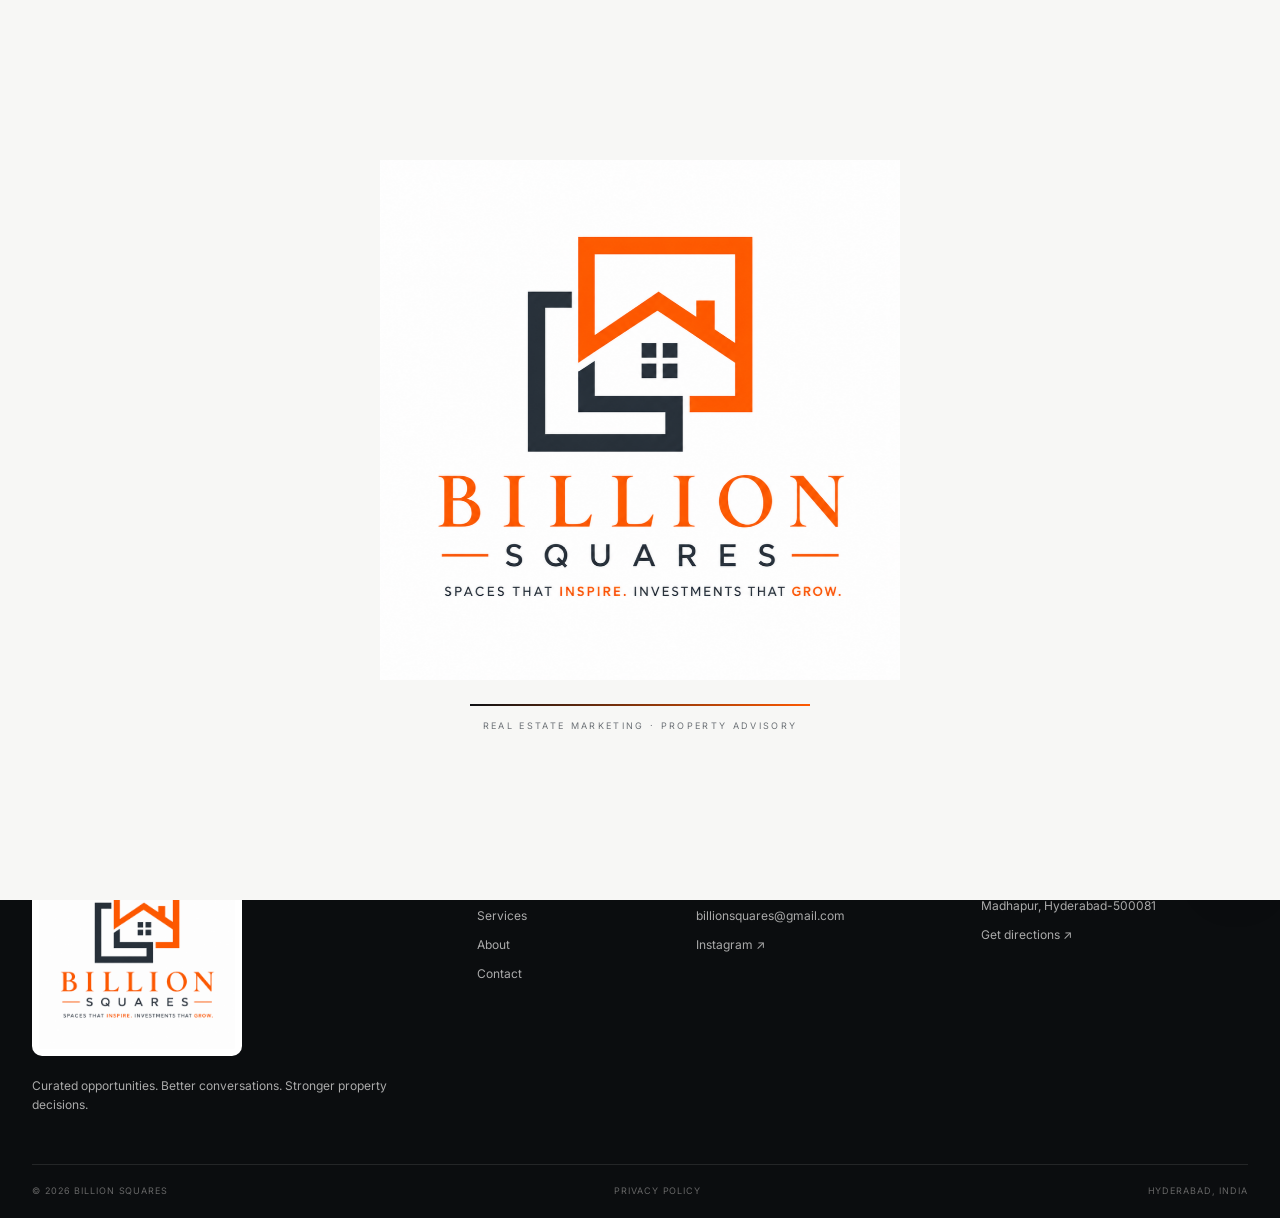
<file: contact.html>
<!doctype html><html lang="en"><head>
<meta charset="utf-8">
<meta name="viewport" content="width=device-width,initial-scale=1,viewport-fit=cover">
<title>Contact | Billion Squares</title>
<meta name="description" content="Contact Billion Squares in Madhapur, Hyderabad. Call or WhatsApp to book a property site visit.">
<link rel="canonical" href="https://www.billionsquares.com/contact.html">
<meta name="theme-color" content="#0f1114">
<meta property="og:type" content="website">
<meta property="og:title" content="Contact | Billion Squares">
<meta property="og:description" content="Contact Billion Squares in Madhapur, Hyderabad. Call or WhatsApp to book a property site visit.">
<meta property="og:url" content="https://www.billionsquares.com/contact.html">
<meta property="og:image" content="https://www.billionsquares.com/assets/brand/billion-squares-logo-final.png">
<link rel="icon" href="/assets/brand/favicon.png">
<link rel="preconnect" href="https://fonts.googleapis.com">
<link rel="preconnect" href="https://fonts.gstatic.com" crossorigin>
<link href="https://fonts.googleapis.com/css2?family=Inter:wght@400;500;600;700&family=Sora:wght@400;500;600;700&display=swap" rel="stylesheet">
<link rel="stylesheet" href="/styles.css">
</head><body><div id="brandIntro" class="brand-intro">
<div class="intro-card">
<div class="intro-logo-shell"><img src="/assets/brand/billion-squares-logo-final.png" alt="Billion Squares"></div>
<div class="intro-progress"><span></span></div>
<p>REAL ESTATE MARKETING · PROPERTY ADVISORY</p>
</div>
</div><header class="site-header">
<div class="container nav-wrap">
<a href="/" class="brand"><img src="/assets/brand/billion-squares-logo-final.png" alt="Billion Squares"></a>
<nav class="desktop-nav"><a href="/">Home</a><a href="/projects.html">Projects</a><a href="/services.html">Services</a><a href="/about.html">About</a><a href="/contact.html" class="active">Contact</a></nav>
<div class="nav-actions">
<a class="mini-link" href="tel:+918125125055">Call</a>
<a class="nav-cta" href="#" data-open-booking>Book Site Visit <span>↗</span></a>
<button class="menu-btn" aria-label="Open menu" aria-expanded="false"><span></span><span></span></button>
</div>
</div>
<div class="mobile-nav"><a href="/">Home</a><a href="/projects.html">Projects</a><a href="/services.html">Services</a><a href="/about.html">About</a><a href="/contact.html" class="active">Contact</a><a class="nav-cta" href="#" data-open-booking>Book Site Visit ↗</a></div>
</header><main>
<section class="contact-modern"><div class="container contact-layout"><div class="reveal"><div class="eyebrow">CONTACT BILLION SQUARES</div><h1>Let’s find the right <span>property opportunity.</span></h1><p>Share your location, budget and property preference. Our team will help you with project information and site-visit coordination.</p><div class="contact-list"><a href="tel:+918125125055"><span>Phone / WhatsApp</span><b>+91 81251 25055</b></a><a href="mailto:billionsquares@gmail.com"><span>Email</span><b>billionsquares@gmail.com</b></a><div><span>Office</span><b>Plot No: 109, Street No-3, Kakatiya Hills, Madhapur, Hyderabad-500081</b></div></div></div>
<form id="leadForm" class="modern-form reveal"><div><label>Name</label><input name="name" required placeholder="Your name"></div><div><label>Phone</label><input name="phone" required placeholder="+91"></div><div><label>Email</label><input name="email" type="email" placeholder="you@email.com"></div><div><label>Interested in</label><select name="project"><option>Aarusha Farms</option><option>Arrjava Farms</option><option>Sri Nilayam</option><option>Other requirement</option></select></div><div class="full"><label>Message</label><textarea name="message" rows="5" placeholder="Budget, preferred location, property type..."></textarea></div><button class="btn primary full" type="submit"><svg viewBox="0 0 32 32" aria-hidden="true"><path fill="currentColor" d="M19.11 17.55c-.27-.14-1.6-.79-1.85-.88-.25-.09-.43-.14-.61.14-.18.27-.7.88-.86 1.06-.16.18-.32.2-.59.07-.27-.14-1.14-.42-2.17-1.34-.8-.71-1.34-1.59-1.5-1.86-.16-.27-.02-.42.12-.55.12-.12.27-.32.41-.48.14-.16.18-.27.27-.45.09-.18.05-.34-.02-.48-.07-.14-.61-1.47-.84-2.02-.22-.53-.45-.46-.61-.47l-.52-.01c-.18 0-.48.07-.73.34-.25.27-.95.93-.95 2.27 0 1.34.98 2.64 1.11 2.82.14.18 1.92 2.93 4.65 4.11.65.28 1.16.45 1.56.57.65.21 1.24.18 1.71.11.52-.08 1.6-.65 1.83-1.28.23-.63.23-1.18.16-1.29-.07-.11-.25-.18-.52-.32z"/><path fill="currentColor" d="M26.62 5.38A14.9 14.9 0 0 0 16.03 1C7.78 1 1.07 7.71 1.07 15.96c0 2.64.69 5.22 2 7.5L.94 31l7.72-2.02a14.92 14.92 0 0 0 7.36 1.87h.01c8.25 0 14.96-6.71 14.96-14.96 0-4-1.56-7.76-4.37-10.51zm-10.59 22.94h-.01a12.4 12.4 0 0 1-6.33-1.73l-.45-.27-4.58 1.2 1.22-4.46-.29-.46a12.4 12.4 0 0 1-1.9-6.64c0-6.86 5.58-12.44 12.45-12.44 3.32 0 6.44 1.29 8.79 3.64a12.35 12.35 0 0 1 3.65 8.8c0 6.86-5.58 12.44-12.45 12.44z"/></svg><span>Send enquiry on WhatsApp</span></button></form></div></section>
</main>
<div class="booking-modal" id="siteVisitModal" aria-hidden="true" role="dialog" aria-modal="true" aria-labelledby="bookingModalTitle">
  <div class="booking-backdrop" data-close-booking></div>
  <div class="booking-dialog">
    <button class="booking-close" type="button" data-close-booking aria-label="Close site visit booking">×</button>

    <div class="booking-head">
      <span>1:1 SITE VISIT BOOKING</span>
      <h2 id="bookingModalTitle">Plan your property visit.</h2>
      <p>Three quick steps. Your booking details will be sent directly to Billion Squares on WhatsApp.</p>
    </div>

    <div class="booking-progress">
      <span class="active" data-step-indicator="1">1</span><i></i>
      <span data-step-indicator="2">2</span><i></i>
      <span data-step-indicator="3">3</span>
    </div>

    <form id="siteVisitForm">
      <div class="booking-step active" data-booking-step="1">
        <div class="booking-step-label">STEP 1 · SELECT CORRIDOR</div>
        <div class="booking-options booking-options-3">
          <button type="button" class="booking-option active" data-booking-corridor="Chandanvelly">Chandanvelly<small>SEZ Corridor</small></button>
          <button type="button" class="booking-option" data-booking-corridor="Patancheru">Patancheru<small>Mumbai Highway</small></button>
          <button type="button" class="booking-option" data-booking-corridor="Sadashivpet">Sadashivpet<small>NH-65 Belt</small></button>
        </div>
        <input type="hidden" id="bookingCorridor" value="Chandanvelly">
      </div>

      <div class="booking-step" data-booking-step="2">
        <div class="booking-step-label">STEP 2 · PLAN THE VISIT</div>
        <label class="booking-field">
          <span>Preferred Date</span>
          <input type="date" id="bookingDate" required>
        </label>
        <div class="booking-field">
          <span>Preferred Transport</span>
          <div class="booking-options">
            <button type="button" class="booking-option active" data-booking-transport="Self-Drive">Self-Drive<small>I’ll reach the site directly</small></button>
            <button type="button" class="booking-option" data-booking-transport="Free Pickup Provided">Free Pickup<small>Request pickup assistance</small></button>
          </div>
          <input type="hidden" id="bookingTransport" value="Self-Drive">
        </div>
      </div>

      <div class="booking-step" data-booking-step="3">
        <div class="booking-step-label">STEP 3 · YOUR DETAILS</div>
        <label class="booking-field">
          <span>Name</span>
          <input type="text" id="bookingName" required placeholder="Your full name" autocomplete="name">
        </label>
        <label class="booking-field">
          <span>WhatsApp Number</span>
          <input type="tel" id="bookingPhone" required placeholder="+91" autocomplete="tel" inputmode="tel">
        </label>
        <div class="booking-summary" id="bookingSummary"></div>
      </div>

      <div class="booking-actions">
        <button class="booking-back" id="bookingBack" type="button">Back</button>
        <button class="booking-next" id="bookingNext" type="button">Continue ↗</button>
        <button class="booking-submit" id="bookingSubmit" type="submit">Confirm on WhatsApp ↗</button>
      </div>
    </form>
  </div>
</div>

<footer class="footer">
<div class="container footer-grid">
<div class="footer-brand"><img src="/assets/brand/billion-squares-logo-final.png" alt="Billion Squares"><p>Curated opportunities. Better conversations. Stronger property decisions.</p></div>
<div><span class="footer-kicker">Navigate</span><a href="/projects.html">Projects</a><a href="/services.html">Services</a><a href="/about.html">About</a><a href="/contact.html">Contact</a></div>
<div><span class="footer-kicker">Contact</span><a href="tel:+918125125055">+91 81251 25055</a><a href="mailto:billionsquares@gmail.com">billionsquares@gmail.com</a><a href="https://www.instagram.com/arrjava_forms?igsh=MW4xbnpyOGE2cTFhNQ==" target="_blank">Instagram ↗</a></div>
<div><span class="footer-kicker">Office</span><p>Plot No: 109, Street No-3, Kakatiya Hills, Madhapur, Hyderabad-500081</p><a href="https://www.google.com/maps/search/?api=1&query=Plot+No+109%2C+Street+No-3%2C+Kakatiya+Hills%2C+Madhapur%2C+Hyderabad-500081" target="_blank">Get directions ↗</a></div>
</div>
<div class="container footer-bottom"><span>© 2026 Billion Squares</span><a href="/privacy.html">Privacy Policy</a><span>Hyderabad, India</span></div>
</footer>
<div class="floating-contact">
<a class="float-btn phone" href="tel:+918125125055" aria-label="Call Billion Squares"><svg viewBox="0 0 24 24" aria-hidden="true"><path fill="currentColor" d="M6.62 10.79a15.46 15.46 0 0 0 6.59 6.59l2.2-2.2a1 1 0 0 1 1.02-.24c1.12.37 2.33.57 3.57.57a1 1 0 0 1 1 1V20a1 1 0 0 1-1 1C10.61 21 3 13.39 3 4a1 1 0 0 1 1-1h3.5a1 1 0 0 1 1 1c0 1.24.19 2.45.57 3.57a1 1 0 0 1-.25 1.02l-2.2 2.2z"/></svg></a>
<a class="float-btn wa" href="https://wa.me/918125125055?text=Hello%20Billion%20Squares%2C%20I%20would%20like%20to%20know%20more%20about%20your%20properties." target="_blank" aria-label="WhatsApp Billion Squares"><svg viewBox="0 0 32 32" aria-hidden="true"><path fill="currentColor" d="M19.11 17.55c-.27-.14-1.6-.79-1.85-.88-.25-.09-.43-.14-.61.14-.18.27-.7.88-.86 1.06-.16.18-.32.2-.59.07-.27-.14-1.14-.42-2.17-1.34-.8-.71-1.34-1.59-1.5-1.86-.16-.27-.02-.42.12-.55.12-.12.27-.32.41-.48.14-.16.18-.27.27-.45.09-.18.05-.34-.02-.48-.07-.14-.61-1.47-.84-2.02-.22-.53-.45-.46-.61-.47l-.52-.01c-.18 0-.48.07-.73.34-.25.27-.95.93-.95 2.27 0 1.34.98 2.64 1.11 2.82.14.18 1.92 2.93 4.65 4.11.65.28 1.16.45 1.56.57.65.21 1.24.18 1.71.11.52-.08 1.6-.65 1.83-1.28.23-.63.23-1.18.16-1.29-.07-.11-.25-.18-.52-.32z"/><path fill="currentColor" d="M26.62 5.38A14.9 14.9 0 0 0 16.03 1C7.78 1 1.07 7.71 1.07 15.96c0 2.64.69 5.22 2 7.5L.94 31l7.72-2.02a14.92 14.92 0 0 0 7.36 1.87h.01c8.25 0 14.96-6.71 14.96-14.96 0-4-1.56-7.76-4.37-10.51zm-10.59 22.94h-.01a12.4 12.4 0 0 1-6.33-1.73l-.45-.27-4.58 1.2 1.22-4.46-.29-.46a12.4 12.4 0 0 1-1.9-6.64c0-6.86 5.58-12.44 12.45-12.44 3.32 0 6.44 1.29 8.79 3.64a12.35 12.35 0 0 1 3.65 8.8c0 6.86-5.58 12.44-12.45 12.44z"/></svg></a>
</div>
<script src="/script.js"></script></body></html>
</file>
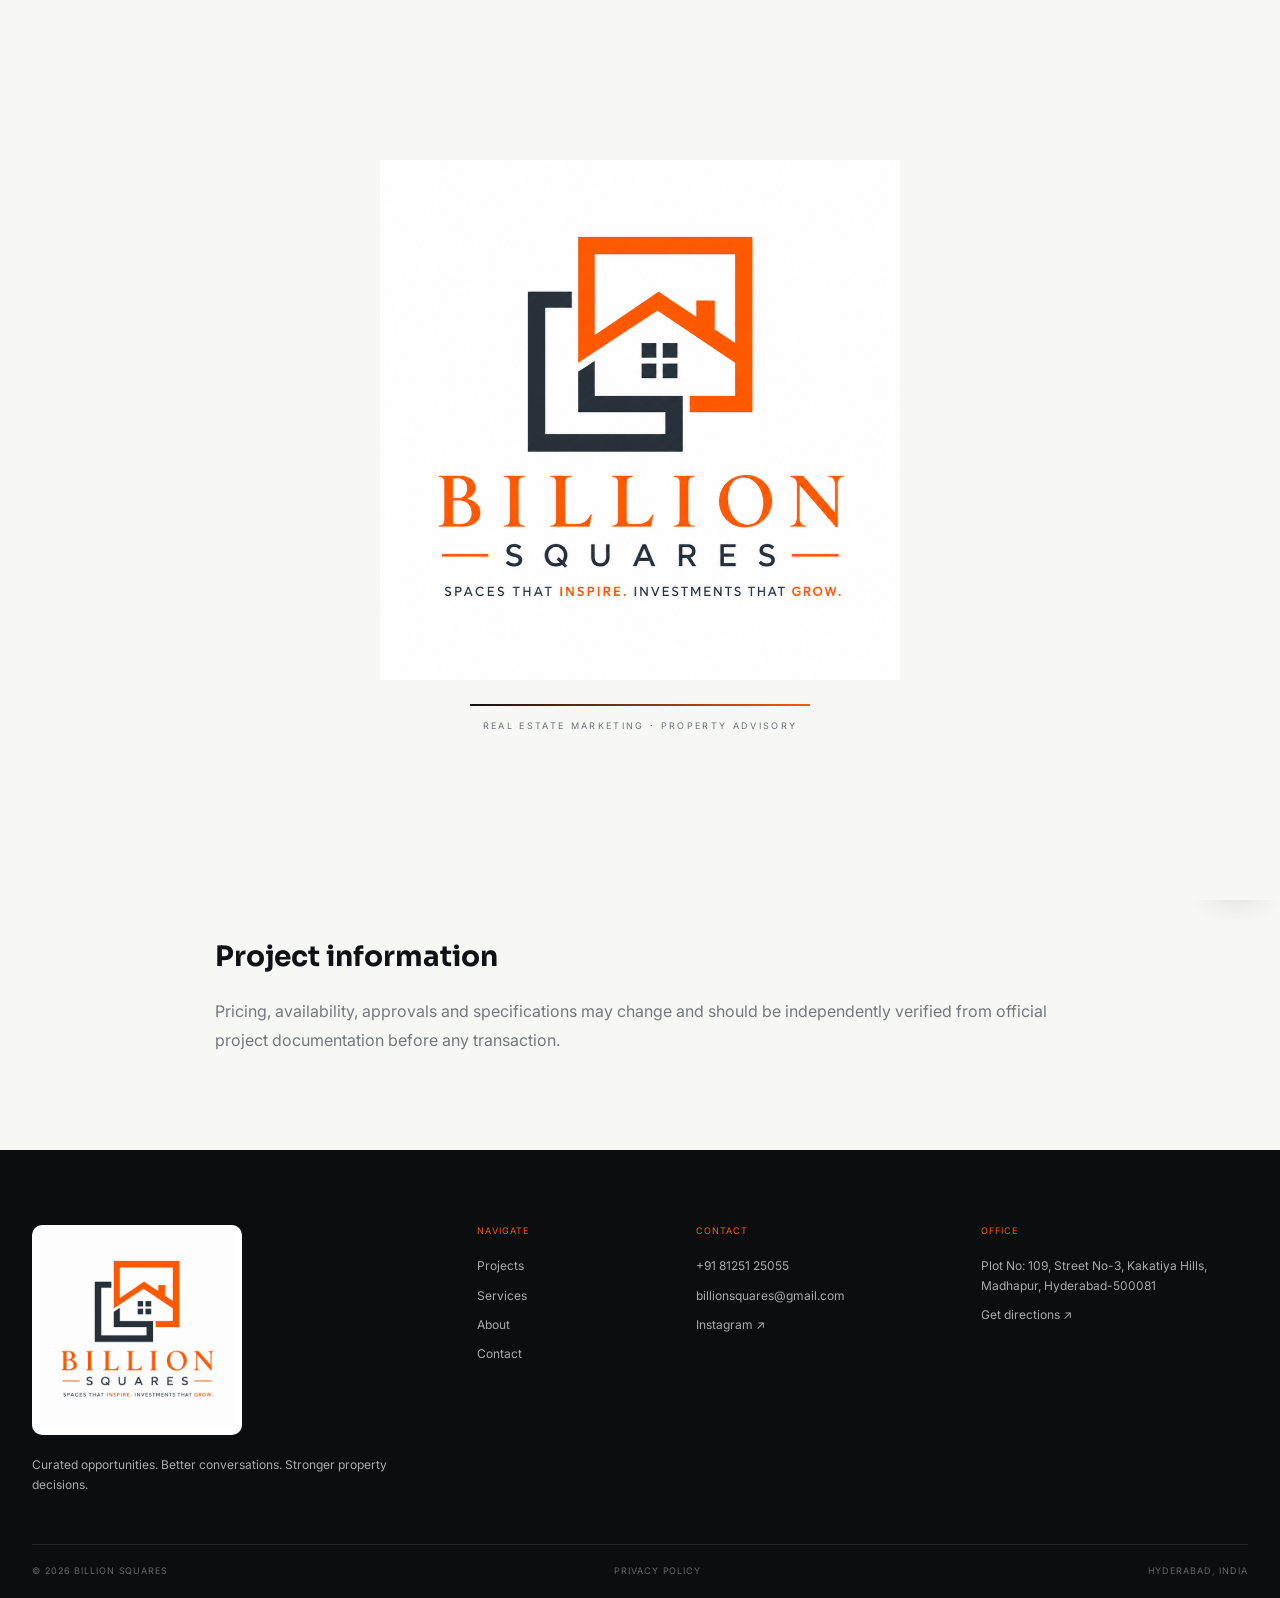
<file: privacy.html>
<!doctype html><html lang="en"><head>
<meta charset="utf-8">
<meta name="viewport" content="width=device-width,initial-scale=1,viewport-fit=cover">
<title>Privacy Policy | Billion Squares</title>
<meta name="description" content="Privacy policy for Billion Squares website enquiries.">
<link rel="canonical" href="https://www.billionsquares.com/privacy.html">
<meta name="theme-color" content="#0f1114">
<meta property="og:type" content="website">
<meta property="og:title" content="Privacy Policy | Billion Squares">
<meta property="og:description" content="Privacy policy for Billion Squares website enquiries.">
<meta property="og:url" content="https://www.billionsquares.com/privacy.html">
<meta property="og:image" content="https://www.billionsquares.com/assets/brand/billion-squares-logo-final.png">
<link rel="icon" href="/assets/brand/favicon.png">
<link rel="preconnect" href="https://fonts.googleapis.com">
<link rel="preconnect" href="https://fonts.gstatic.com" crossorigin>
<link href="https://fonts.googleapis.com/css2?family=Inter:wght@400;500;600;700&family=Sora:wght@400;500;600;700&display=swap" rel="stylesheet">
<link rel="stylesheet" href="/styles.css">
</head><body><div id="brandIntro" class="brand-intro">
<div class="intro-card">
<div class="intro-logo-shell"><img src="/assets/brand/billion-squares-logo-final.png" alt="Billion Squares"></div>
<div class="intro-progress"><span></span></div>
<p>REAL ESTATE MARKETING · PROPERTY ADVISORY</p>
</div>
</div><header class="site-header">
<div class="container nav-wrap">
<a href="/" class="brand"><img src="/assets/brand/billion-squares-logo-final.png" alt="Billion Squares"></a>
<nav class="desktop-nav"><a href="/">Home</a><a href="/projects.html">Projects</a><a href="/services.html">Services</a><a href="/about.html">About</a><a href="/contact.html">Contact</a></nav>
<div class="nav-actions">
<a class="mini-link" href="tel:+918125125055">Call</a>
<a class="nav-cta" href="#" data-open-booking>Book Site Visit <span>↗</span></a>
<button class="menu-btn" aria-label="Open menu" aria-expanded="false"><span></span><span></span></button>
</div>
</div>
<div class="mobile-nav"><a href="/">Home</a><a href="/projects.html">Projects</a><a href="/services.html">Services</a><a href="/about.html">About</a><a href="/contact.html">Contact</a><a class="nav-cta" href="#" data-open-booking>Book Site Visit ↗</a></div>
</header><main><section class="page-hero compact"><div class="container"><div class="eyebrow">LEGAL</div><h1>Privacy Policy</h1></div></section><section class="legal"><div class="container legal-copy"><h2>Information we collect</h2><p>When you submit an enquiry, we may collect your name, phone number, email address, project preference and message.</p><h2>How we use information</h2><p>We use submitted information to respond to property enquiries, coordinate site visits and share relevant project information.</p><h2>Communication</h2><p>By submitting an enquiry, you consent to being contacted by Billion Squares by phone, WhatsApp or email regarding your enquiry.</p><h2>Project information</h2><p>Pricing, availability, approvals and specifications may change and should be independently verified from official project documentation before any transaction.</p></div></section></main>
<div class="booking-modal" id="siteVisitModal" aria-hidden="true" role="dialog" aria-modal="true" aria-labelledby="bookingModalTitle">
  <div class="booking-backdrop" data-close-booking></div>
  <div class="booking-dialog">
    <button class="booking-close" type="button" data-close-booking aria-label="Close site visit booking">×</button>

    <div class="booking-head">
      <span>1:1 SITE VISIT BOOKING</span>
      <h2 id="bookingModalTitle">Plan your property visit.</h2>
      <p>Three quick steps. Your booking details will be sent directly to Billion Squares on WhatsApp.</p>
    </div>

    <div class="booking-progress">
      <span class="active" data-step-indicator="1">1</span><i></i>
      <span data-step-indicator="2">2</span><i></i>
      <span data-step-indicator="3">3</span>
    </div>

    <form id="siteVisitForm">
      <div class="booking-step active" data-booking-step="1">
        <div class="booking-step-label">STEP 1 · SELECT CORRIDOR</div>
        <div class="booking-options booking-options-3">
          <button type="button" class="booking-option active" data-booking-corridor="Chandanvelly">Chandanvelly<small>SEZ Corridor</small></button>
          <button type="button" class="booking-option" data-booking-corridor="Patancheru">Patancheru<small>Mumbai Highway</small></button>
          <button type="button" class="booking-option" data-booking-corridor="Sadashivpet">Sadashivpet<small>NH-65 Belt</small></button>
        </div>
        <input type="hidden" id="bookingCorridor" value="Chandanvelly">
      </div>

      <div class="booking-step" data-booking-step="2">
        <div class="booking-step-label">STEP 2 · PLAN THE VISIT</div>
        <label class="booking-field">
          <span>Preferred Date</span>
          <input type="date" id="bookingDate" required>
        </label>
        <div class="booking-field">
          <span>Preferred Transport</span>
          <div class="booking-options">
            <button type="button" class="booking-option active" data-booking-transport="Self-Drive">Self-Drive<small>I’ll reach the site directly</small></button>
            <button type="button" class="booking-option" data-booking-transport="Free Pickup Provided">Free Pickup<small>Request pickup assistance</small></button>
          </div>
          <input type="hidden" id="bookingTransport" value="Self-Drive">
        </div>
      </div>

      <div class="booking-step" data-booking-step="3">
        <div class="booking-step-label">STEP 3 · YOUR DETAILS</div>
        <label class="booking-field">
          <span>Name</span>
          <input type="text" id="bookingName" required placeholder="Your full name" autocomplete="name">
        </label>
        <label class="booking-field">
          <span>WhatsApp Number</span>
          <input type="tel" id="bookingPhone" required placeholder="+91" autocomplete="tel" inputmode="tel">
        </label>
        <div class="booking-summary" id="bookingSummary"></div>
      </div>

      <div class="booking-actions">
        <button class="booking-back" id="bookingBack" type="button">Back</button>
        <button class="booking-next" id="bookingNext" type="button">Continue ↗</button>
        <button class="booking-submit" id="bookingSubmit" type="submit">Confirm on WhatsApp ↗</button>
      </div>
    </form>
  </div>
</div>

<footer class="footer">
<div class="container footer-grid">
<div class="footer-brand"><img src="/assets/brand/billion-squares-logo-final.png" alt="Billion Squares"><p>Curated opportunities. Better conversations. Stronger property decisions.</p></div>
<div><span class="footer-kicker">Navigate</span><a href="/projects.html">Projects</a><a href="/services.html">Services</a><a href="/about.html">About</a><a href="/contact.html">Contact</a></div>
<div><span class="footer-kicker">Contact</span><a href="tel:+918125125055">+91 81251 25055</a><a href="mailto:billionsquares@gmail.com">billionsquares@gmail.com</a><a href="https://www.instagram.com/arrjava_forms?igsh=MW4xbnpyOGE2cTFhNQ==" target="_blank">Instagram ↗</a></div>
<div><span class="footer-kicker">Office</span><p>Plot No: 109, Street No-3, Kakatiya Hills, Madhapur, Hyderabad-500081</p><a href="https://www.google.com/maps/search/?api=1&query=Plot+No+109%2C+Street+No-3%2C+Kakatiya+Hills%2C+Madhapur%2C+Hyderabad-500081" target="_blank">Get directions ↗</a></div>
</div>
<div class="container footer-bottom"><span>© 2026 Billion Squares</span><a href="/privacy.html">Privacy Policy</a><span>Hyderabad, India</span></div>
</footer>
<div class="floating-contact">
<a class="float-btn phone" href="tel:+918125125055" aria-label="Call Billion Squares"><svg viewBox="0 0 24 24" aria-hidden="true"><path fill="currentColor" d="M6.62 10.79a15.46 15.46 0 0 0 6.59 6.59l2.2-2.2a1 1 0 0 1 1.02-.24c1.12.37 2.33.57 3.57.57a1 1 0 0 1 1 1V20a1 1 0 0 1-1 1C10.61 21 3 13.39 3 4a1 1 0 0 1 1-1h3.5a1 1 0 0 1 1 1c0 1.24.19 2.45.57 3.57a1 1 0 0 1-.25 1.02l-2.2 2.2z"/></svg></a>
<a class="float-btn wa" href="https://wa.me/918125125055?text=Hello%20Billion%20Squares%2C%20I%20would%20like%20to%20know%20more%20about%20your%20properties." target="_blank" aria-label="WhatsApp Billion Squares"><svg viewBox="0 0 32 32" aria-hidden="true"><path fill="currentColor" d="M19.11 17.55c-.27-.14-1.6-.79-1.85-.88-.25-.09-.43-.14-.61.14-.18.27-.7.88-.86 1.06-.16.18-.32.2-.59.07-.27-.14-1.14-.42-2.17-1.34-.8-.71-1.34-1.59-1.5-1.86-.16-.27-.02-.42.12-.55.12-.12.27-.32.41-.48.14-.16.18-.27.27-.45.09-.18.05-.34-.02-.48-.07-.14-.61-1.47-.84-2.02-.22-.53-.45-.46-.61-.47l-.52-.01c-.18 0-.48.07-.73.34-.25.27-.95.93-.95 2.27 0 1.34.98 2.64 1.11 2.82.14.18 1.92 2.93 4.65 4.11.65.28 1.16.45 1.56.57.65.21 1.24.18 1.71.11.52-.08 1.6-.65 1.83-1.28.23-.63.23-1.18.16-1.29-.07-.11-.25-.18-.52-.32z"/><path fill="currentColor" d="M26.62 5.38A14.9 14.9 0 0 0 16.03 1C7.78 1 1.07 7.71 1.07 15.96c0 2.64.69 5.22 2 7.5L.94 31l7.72-2.02a14.92 14.92 0 0 0 7.36 1.87h.01c8.25 0 14.96-6.71 14.96-14.96 0-4-1.56-7.76-4.37-10.51zm-10.59 22.94h-.01a12.4 12.4 0 0 1-6.33-1.73l-.45-.27-4.58 1.2 1.22-4.46-.29-.46a12.4 12.4 0 0 1-1.9-6.64c0-6.86 5.58-12.44 12.45-12.44 3.32 0 6.44 1.29 8.79 3.64a12.35 12.35 0 0 1 3.65 8.8c0 6.86-5.58 12.44-12.45 12.44z"/></svg></a>
</div>
<script src="/script.js"></script></body></html>
</file>
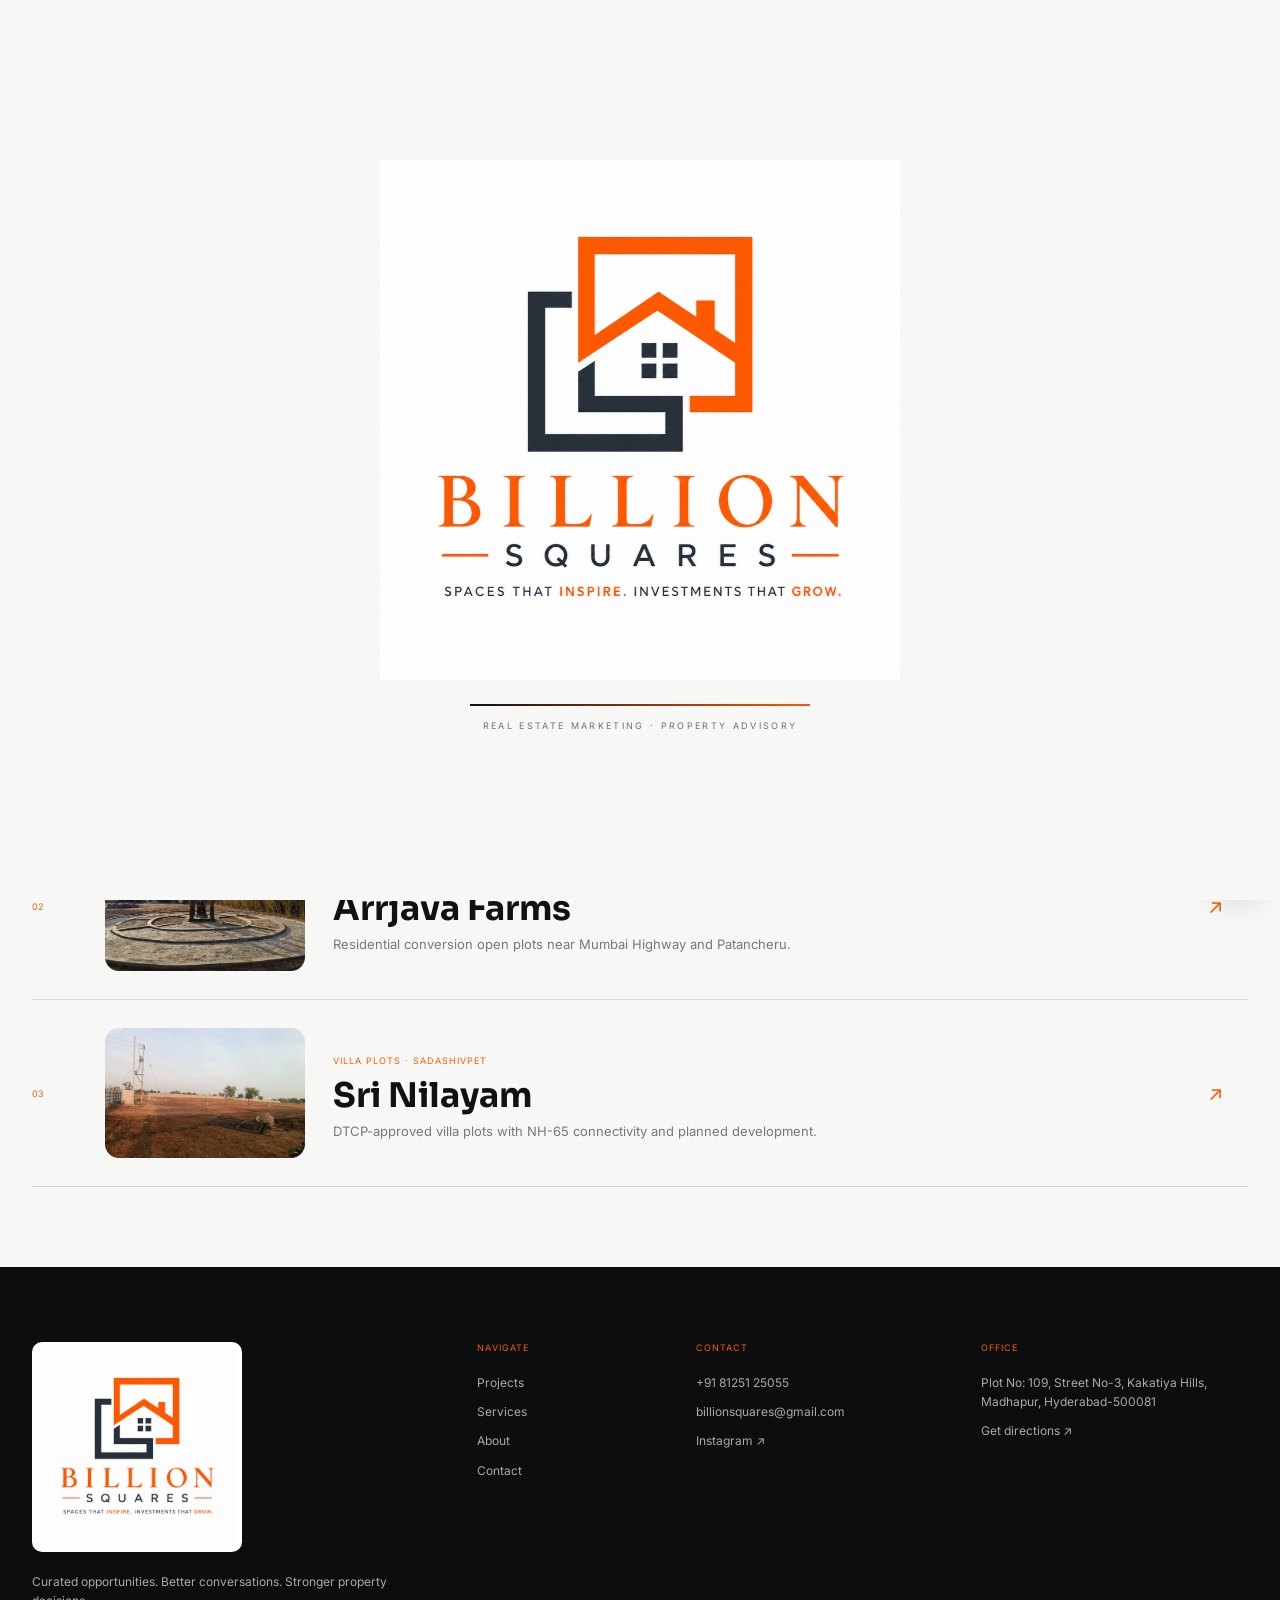
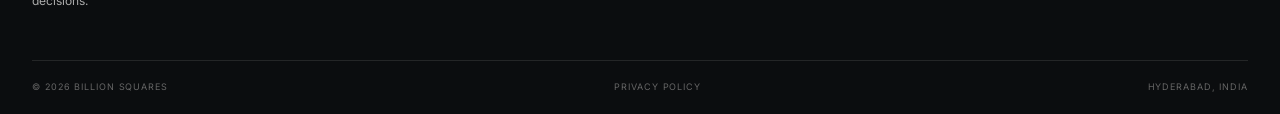
<file: projects.html>
<!doctype html><html lang="en"><head>
<meta charset="utf-8">
<meta name="viewport" content="width=device-width,initial-scale=1,viewport-fit=cover">
<title>Projects | Billion Squares</title>
<meta name="description" content="Explore curated real estate projects marketed by Billion Squares across Hyderabad growth corridors.">
<link rel="canonical" href="https://www.billionsquares.com/projects.html">
<meta name="theme-color" content="#0f1114">
<meta property="og:type" content="website">
<meta property="og:title" content="Projects | Billion Squares">
<meta property="og:description" content="Explore curated real estate projects marketed by Billion Squares across Hyderabad growth corridors.">
<meta property="og:url" content="https://www.billionsquares.com/projects.html">
<meta property="og:image" content="https://www.billionsquares.com/assets/brand/billion-squares-logo-final.png">
<link rel="icon" href="/assets/brand/favicon.png">
<link rel="preconnect" href="https://fonts.googleapis.com">
<link rel="preconnect" href="https://fonts.gstatic.com" crossorigin>
<link href="https://fonts.googleapis.com/css2?family=Inter:wght@400;500;600;700&family=Sora:wght@400;500;600;700&display=swap" rel="stylesheet">
<link rel="stylesheet" href="/styles.css">
</head><body><div id="brandIntro" class="brand-intro">
<div class="intro-card">
<div class="intro-logo-shell"><img src="/assets/brand/billion-squares-logo-final.png" alt="Billion Squares"></div>
<div class="intro-progress"><span></span></div>
<p>REAL ESTATE MARKETING · PROPERTY ADVISORY</p>
</div>
</div><header class="site-header">
<div class="container nav-wrap">
<a href="/" class="brand"><img src="/assets/brand/billion-squares-logo-final.png" alt="Billion Squares"></a>
<nav class="desktop-nav"><a href="/">Home</a><a href="/projects.html" class="active">Projects</a><a href="/services.html">Services</a><a href="/about.html">About</a><a href="/contact.html">Contact</a></nav>
<div class="nav-actions">
<a class="mini-link" href="tel:+918125125055">Call</a>
<a class="nav-cta" href="#" data-open-booking>Book Site Visit <span>↗</span></a>
<button class="menu-btn" aria-label="Open menu" aria-expanded="false"><span></span><span></span></button>
</div>
</div>
<div class="mobile-nav"><a href="/">Home</a><a href="/projects.html" class="active">Projects</a><a href="/services.html">Services</a><a href="/about.html">About</a><a href="/contact.html">Contact</a><a class="nav-cta" href="#" data-open-booking>Book Site Visit ↗</a></div>
</header><main>
<section class="page-hero"><div class="container"><div class="eyebrow">CURATED REAL ESTATE</div><h1>Projects worth<br><span>exploring.</span></h1><p>Selected opportunities presented with clearer context, stronger visuals and direct access to our advisory team.</p></div></section>
<section class="projects-list"><div class="container">
<a class="project-row reveal" href="/aarusha-farms.html"><div class="pr-num">01</div><div class="pr-image"><img src="/assets/aarusha/1.jpeg" alt="Aarusha Farms"></div><div class="pr-copy"><span>FARM PLOTS · CHANDANVELLY CORRIDOR</span><h2>Aarusha Farms</h2><p>Gated farm community with immediate registration and long-term location potential.</p></div><div class="pr-arrow">↗</div></a>
<a class="project-row reveal" href="/arrjava-farms.html"><div class="pr-num">02</div><div class="pr-image"><img src="/assets/arrjava/WhatsApp Image 2026-08-10 at 00.33.32.jpeg" alt="Arrjava Farms"></div><div class="pr-copy"><span>OPEN PLOTS · PATANCHERU</span><h2>Arrjava Farms</h2><p>Residential conversion open plots near Mumbai Highway and Patancheru.</p></div><div class="pr-arrow">↗</div></a>
<a class="project-row reveal" href="/sri-nilayam.html"><div class="pr-num">03</div><div class="pr-image"><img src="/assets/aarusha/4.jpeg" alt="Sri Nilayam"></div><div class="pr-copy"><span>VILLA PLOTS · SADASHIVPET</span><h2>Sri Nilayam</h2><p>DTCP-approved villa plots with NH-65 connectivity and planned development.</p></div><div class="pr-arrow">↗</div></a>
</div></section>
</main>
<div class="booking-modal" id="siteVisitModal" aria-hidden="true" role="dialog" aria-modal="true" aria-labelledby="bookingModalTitle">
  <div class="booking-backdrop" data-close-booking></div>
  <div class="booking-dialog">
    <button class="booking-close" type="button" data-close-booking aria-label="Close site visit booking">×</button>

    <div class="booking-head">
      <span>1:1 SITE VISIT BOOKING</span>
      <h2 id="bookingModalTitle">Plan your property visit.</h2>
      <p>Three quick steps. Your booking details will be sent directly to Billion Squares on WhatsApp.</p>
    </div>

    <div class="booking-progress">
      <span class="active" data-step-indicator="1">1</span><i></i>
      <span data-step-indicator="2">2</span><i></i>
      <span data-step-indicator="3">3</span>
    </div>

    <form id="siteVisitForm">
      <div class="booking-step active" data-booking-step="1">
        <div class="booking-step-label">STEP 1 · SELECT CORRIDOR</div>
        <div class="booking-options booking-options-3">
          <button type="button" class="booking-option active" data-booking-corridor="Chandanvelly">Chandanvelly<small>SEZ Corridor</small></button>
          <button type="button" class="booking-option" data-booking-corridor="Patancheru">Patancheru<small>Mumbai Highway</small></button>
          <button type="button" class="booking-option" data-booking-corridor="Sadashivpet">Sadashivpet<small>NH-65 Belt</small></button>
        </div>
        <input type="hidden" id="bookingCorridor" value="Chandanvelly">
      </div>

      <div class="booking-step" data-booking-step="2">
        <div class="booking-step-label">STEP 2 · PLAN THE VISIT</div>
        <label class="booking-field">
          <span>Preferred Date</span>
          <input type="date" id="bookingDate" required>
        </label>
        <div class="booking-field">
          <span>Preferred Transport</span>
          <div class="booking-options">
            <button type="button" class="booking-option active" data-booking-transport="Self-Drive">Self-Drive<small>I’ll reach the site directly</small></button>
            <button type="button" class="booking-option" data-booking-transport="Free Pickup Provided">Free Pickup<small>Request pickup assistance</small></button>
          </div>
          <input type="hidden" id="bookingTransport" value="Self-Drive">
        </div>
      </div>

      <div class="booking-step" data-booking-step="3">
        <div class="booking-step-label">STEP 3 · YOUR DETAILS</div>
        <label class="booking-field">
          <span>Name</span>
          <input type="text" id="bookingName" required placeholder="Your full name" autocomplete="name">
        </label>
        <label class="booking-field">
          <span>WhatsApp Number</span>
          <input type="tel" id="bookingPhone" required placeholder="+91" autocomplete="tel" inputmode="tel">
        </label>
        <div class="booking-summary" id="bookingSummary"></div>
      </div>

      <div class="booking-actions">
        <button class="booking-back" id="bookingBack" type="button">Back</button>
        <button class="booking-next" id="bookingNext" type="button">Continue ↗</button>
        <button class="booking-submit" id="bookingSubmit" type="submit">Confirm on WhatsApp ↗</button>
      </div>
    </form>
  </div>
</div>

<footer class="footer">
<div class="container footer-grid">
<div class="footer-brand"><img src="/assets/brand/billion-squares-logo-final.png" alt="Billion Squares"><p>Curated opportunities. Better conversations. Stronger property decisions.</p></div>
<div><span class="footer-kicker">Navigate</span><a href="/projects.html">Projects</a><a href="/services.html">Services</a><a href="/about.html">About</a><a href="/contact.html">Contact</a></div>
<div><span class="footer-kicker">Contact</span><a href="tel:+918125125055">+91 81251 25055</a><a href="mailto:billionsquares@gmail.com">billionsquares@gmail.com</a><a href="https://www.instagram.com/arrjava_forms?igsh=MW4xbnpyOGE2cTFhNQ==" target="_blank">Instagram ↗</a></div>
<div><span class="footer-kicker">Office</span><p>Plot No: 109, Street No-3, Kakatiya Hills, Madhapur, Hyderabad-500081</p><a href="https://www.google.com/maps/search/?api=1&query=Plot+No+109%2C+Street+No-3%2C+Kakatiya+Hills%2C+Madhapur%2C+Hyderabad-500081" target="_blank">Get directions ↗</a></div>
</div>
<div class="container footer-bottom"><span>© 2026 Billion Squares</span><a href="/privacy.html">Privacy Policy</a><span>Hyderabad, India</span></div>
</footer>
<div class="floating-contact">
<a class="float-btn phone" href="tel:+918125125055" aria-label="Call Billion Squares"><svg viewBox="0 0 24 24" aria-hidden="true"><path fill="currentColor" d="M6.62 10.79a15.46 15.46 0 0 0 6.59 6.59l2.2-2.2a1 1 0 0 1 1.02-.24c1.12.37 2.33.57 3.57.57a1 1 0 0 1 1 1V20a1 1 0 0 1-1 1C10.61 21 3 13.39 3 4a1 1 0 0 1 1-1h3.5a1 1 0 0 1 1 1c0 1.24.19 2.45.57 3.57a1 1 0 0 1-.25 1.02l-2.2 2.2z"/></svg></a>
<a class="float-btn wa" href="https://wa.me/918125125055?text=Hello%20Billion%20Squares%2C%20I%20would%20like%20to%20know%20more%20about%20your%20properties." target="_blank" aria-label="WhatsApp Billion Squares"><svg viewBox="0 0 32 32" aria-hidden="true"><path fill="currentColor" d="M19.11 17.55c-.27-.14-1.6-.79-1.85-.88-.25-.09-.43-.14-.61.14-.18.27-.7.88-.86 1.06-.16.18-.32.2-.59.07-.27-.14-1.14-.42-2.17-1.34-.8-.71-1.34-1.59-1.5-1.86-.16-.27-.02-.42.12-.55.12-.12.27-.32.41-.48.14-.16.18-.27.27-.45.09-.18.05-.34-.02-.48-.07-.14-.61-1.47-.84-2.02-.22-.53-.45-.46-.61-.47l-.52-.01c-.18 0-.48.07-.73.34-.25.27-.95.93-.95 2.27 0 1.34.98 2.64 1.11 2.82.14.18 1.92 2.93 4.65 4.11.65.28 1.16.45 1.56.57.65.21 1.24.18 1.71.11.52-.08 1.6-.65 1.83-1.28.23-.63.23-1.18.16-1.29-.07-.11-.25-.18-.52-.32z"/><path fill="currentColor" d="M26.62 5.38A14.9 14.9 0 0 0 16.03 1C7.78 1 1.07 7.71 1.07 15.96c0 2.64.69 5.22 2 7.5L.94 31l7.72-2.02a14.92 14.92 0 0 0 7.36 1.87h.01c8.25 0 14.96-6.71 14.96-14.96 0-4-1.56-7.76-4.37-10.51zm-10.59 22.94h-.01a12.4 12.4 0 0 1-6.33-1.73l-.45-.27-4.58 1.2 1.22-4.46-.29-.46a12.4 12.4 0 0 1-1.9-6.64c0-6.86 5.58-12.44 12.45-12.44 3.32 0 6.44 1.29 8.79 3.64a12.35 12.35 0 0 1 3.65 8.8c0 6.86-5.58 12.44-12.45 12.44z"/></svg></a>
</div>
<script src="/script.js"></script></body></html>
</file>
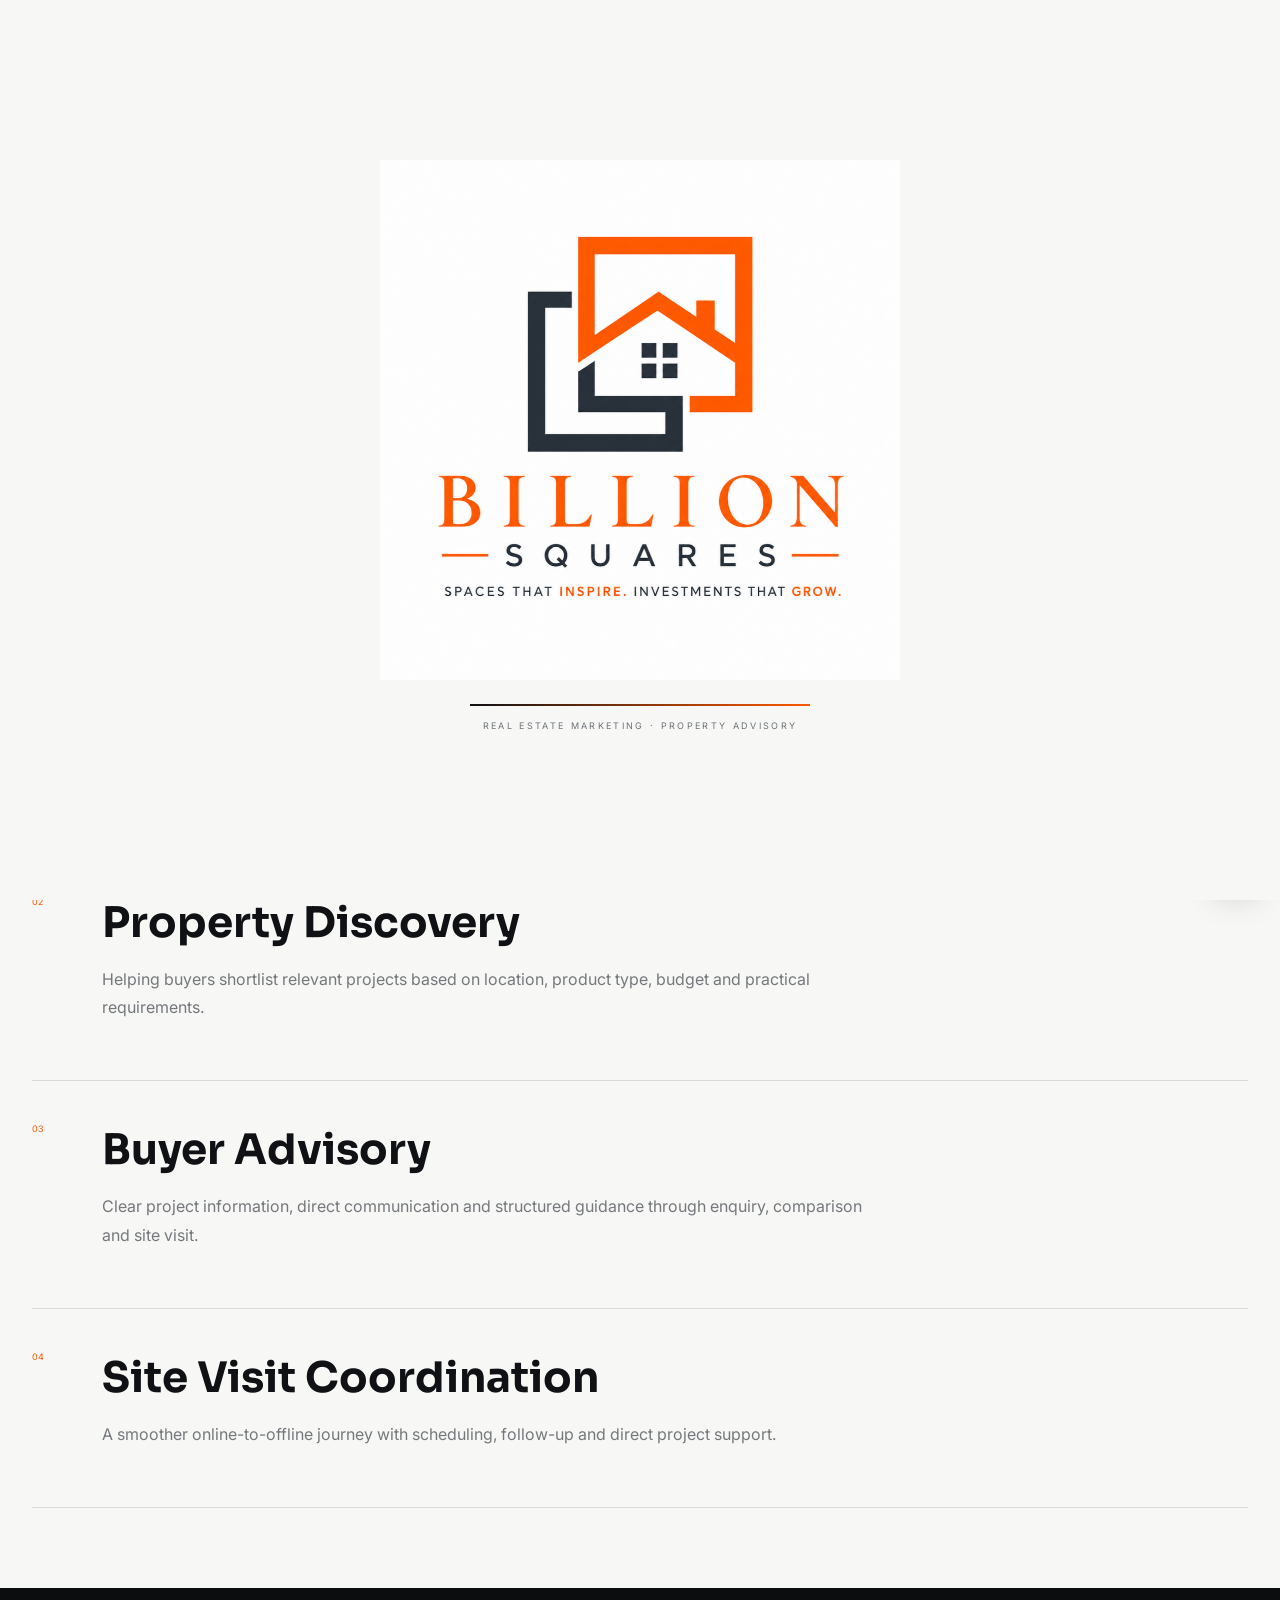
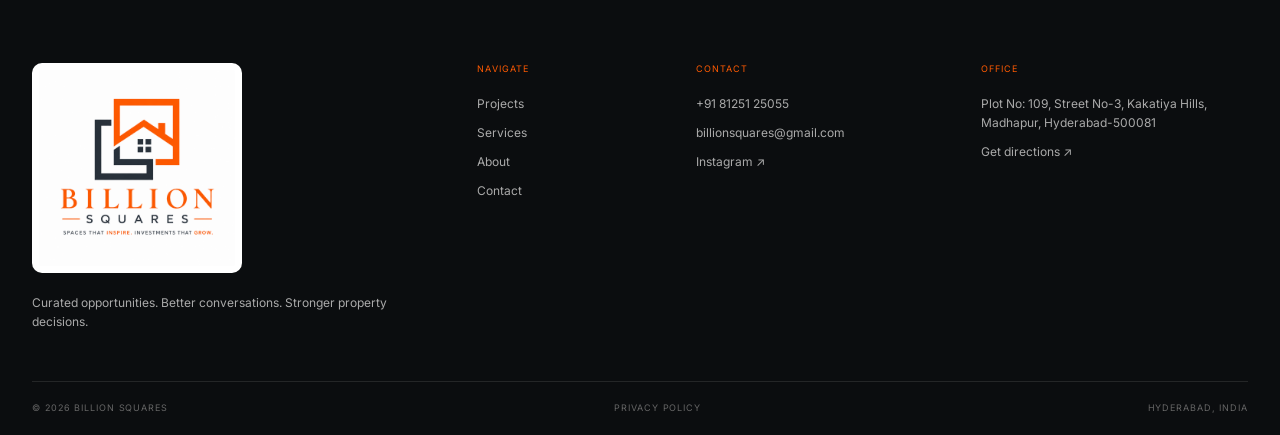
<file: services.html>
<!doctype html><html lang="en"><head>
<meta charset="utf-8">
<meta name="viewport" content="width=device-width,initial-scale=1,viewport-fit=cover">
<title>Services | Billion Squares</title>
<meta name="description" content="Real estate project marketing, property discovery, buyer advisory and site visit coordination in Hyderabad.">
<link rel="canonical" href="https://www.billionsquares.com/services.html">
<meta name="theme-color" content="#0f1114">
<meta property="og:type" content="website">
<meta property="og:title" content="Services | Billion Squares">
<meta property="og:description" content="Real estate project marketing, property discovery, buyer advisory and site visit coordination in Hyderabad.">
<meta property="og:url" content="https://www.billionsquares.com/services.html">
<meta property="og:image" content="https://www.billionsquares.com/assets/brand/billion-squares-logo-final.png">
<link rel="icon" href="/assets/brand/favicon.png">
<link rel="preconnect" href="https://fonts.googleapis.com">
<link rel="preconnect" href="https://fonts.gstatic.com" crossorigin>
<link href="https://fonts.googleapis.com/css2?family=Inter:wght@400;500;600;700&family=Sora:wght@400;500;600;700&display=swap" rel="stylesheet">
<link rel="stylesheet" href="/styles.css">
</head><body><div id="brandIntro" class="brand-intro">
<div class="intro-card">
<div class="intro-logo-shell"><img src="/assets/brand/billion-squares-logo-final.png" alt="Billion Squares"></div>
<div class="intro-progress"><span></span></div>
<p>REAL ESTATE MARKETING · PROPERTY ADVISORY</p>
</div>
</div><header class="site-header">
<div class="container nav-wrap">
<a href="/" class="brand"><img src="/assets/brand/billion-squares-logo-final.png" alt="Billion Squares"></a>
<nav class="desktop-nav"><a href="/">Home</a><a href="/projects.html">Projects</a><a href="/services.html" class="active">Services</a><a href="/about.html">About</a><a href="/contact.html">Contact</a></nav>
<div class="nav-actions">
<a class="mini-link" href="tel:+918125125055">Call</a>
<a class="nav-cta" href="#" data-open-booking>Book Site Visit <span>↗</span></a>
<button class="menu-btn" aria-label="Open menu" aria-expanded="false"><span></span><span></span></button>
</div>
</div>
<div class="mobile-nav"><a href="/">Home</a><a href="/projects.html">Projects</a><a href="/services.html" class="active">Services</a><a href="/about.html">About</a><a href="/contact.html">Contact</a><a class="nav-cta" href="#" data-open-booking>Book Site Visit ↗</a></div>
</header><main>
<section class="page-hero"><div class="container"><div class="eyebrow">WHAT WE DO</div><h1>Real estate marketing,<br><span>made more effective.</span></h1><p>We combine presentation, lead experience and buyer guidance to support selected real estate projects.</p></div></section>
<section class="service-page"><div class="container">
<div class="service-block reveal"><span>01</span><div><h2>Project Marketing</h2><p>Premium property positioning, digital presentation, lead generation and campaign support designed to create stronger buyer interest.</p></div></div>
<div class="service-block reveal"><span>02</span><div><h2>Property Discovery</h2><p>Helping buyers shortlist relevant projects based on location, product type, budget and practical requirements.</p></div></div>
<div class="service-block reveal"><span>03</span><div><h2>Buyer Advisory</h2><p>Clear project information, direct communication and structured guidance through enquiry, comparison and site visit.</p></div></div>
<div class="service-block reveal"><span>04</span><div><h2>Site Visit Coordination</h2><p>A smoother online-to-offline journey with scheduling, follow-up and direct project support.</p></div></div>
</div></section>
</main>
<div class="booking-modal" id="siteVisitModal" aria-hidden="true" role="dialog" aria-modal="true" aria-labelledby="bookingModalTitle">
  <div class="booking-backdrop" data-close-booking></div>
  <div class="booking-dialog">
    <button class="booking-close" type="button" data-close-booking aria-label="Close site visit booking">×</button>

    <div class="booking-head">
      <span>1:1 SITE VISIT BOOKING</span>
      <h2 id="bookingModalTitle">Plan your property visit.</h2>
      <p>Three quick steps. Your booking details will be sent directly to Billion Squares on WhatsApp.</p>
    </div>

    <div class="booking-progress">
      <span class="active" data-step-indicator="1">1</span><i></i>
      <span data-step-indicator="2">2</span><i></i>
      <span data-step-indicator="3">3</span>
    </div>

    <form id="siteVisitForm">
      <div class="booking-step active" data-booking-step="1">
        <div class="booking-step-label">STEP 1 · SELECT CORRIDOR</div>
        <div class="booking-options booking-options-3">
          <button type="button" class="booking-option active" data-booking-corridor="Chandanvelly">Chandanvelly<small>SEZ Corridor</small></button>
          <button type="button" class="booking-option" data-booking-corridor="Patancheru">Patancheru<small>Mumbai Highway</small></button>
          <button type="button" class="booking-option" data-booking-corridor="Sadashivpet">Sadashivpet<small>NH-65 Belt</small></button>
        </div>
        <input type="hidden" id="bookingCorridor" value="Chandanvelly">
      </div>

      <div class="booking-step" data-booking-step="2">
        <div class="booking-step-label">STEP 2 · PLAN THE VISIT</div>
        <label class="booking-field">
          <span>Preferred Date</span>
          <input type="date" id="bookingDate" required>
        </label>
        <div class="booking-field">
          <span>Preferred Transport</span>
          <div class="booking-options">
            <button type="button" class="booking-option active" data-booking-transport="Self-Drive">Self-Drive<small>I’ll reach the site directly</small></button>
            <button type="button" class="booking-option" data-booking-transport="Free Pickup Provided">Free Pickup<small>Request pickup assistance</small></button>
          </div>
          <input type="hidden" id="bookingTransport" value="Self-Drive">
        </div>
      </div>

      <div class="booking-step" data-booking-step="3">
        <div class="booking-step-label">STEP 3 · YOUR DETAILS</div>
        <label class="booking-field">
          <span>Name</span>
          <input type="text" id="bookingName" required placeholder="Your full name" autocomplete="name">
        </label>
        <label class="booking-field">
          <span>WhatsApp Number</span>
          <input type="tel" id="bookingPhone" required placeholder="+91" autocomplete="tel" inputmode="tel">
        </label>
        <div class="booking-summary" id="bookingSummary"></div>
      </div>

      <div class="booking-actions">
        <button class="booking-back" id="bookingBack" type="button">Back</button>
        <button class="booking-next" id="bookingNext" type="button">Continue ↗</button>
        <button class="booking-submit" id="bookingSubmit" type="submit">Confirm on WhatsApp ↗</button>
      </div>
    </form>
  </div>
</div>

<footer class="footer">
<div class="container footer-grid">
<div class="footer-brand"><img src="/assets/brand/billion-squares-logo-final.png" alt="Billion Squares"><p>Curated opportunities. Better conversations. Stronger property decisions.</p></div>
<div><span class="footer-kicker">Navigate</span><a href="/projects.html">Projects</a><a href="/services.html">Services</a><a href="/about.html">About</a><a href="/contact.html">Contact</a></div>
<div><span class="footer-kicker">Contact</span><a href="tel:+918125125055">+91 81251 25055</a><a href="mailto:billionsquares@gmail.com">billionsquares@gmail.com</a><a href="https://www.instagram.com/arrjava_forms?igsh=MW4xbnpyOGE2cTFhNQ==" target="_blank">Instagram ↗</a></div>
<div><span class="footer-kicker">Office</span><p>Plot No: 109, Street No-3, Kakatiya Hills, Madhapur, Hyderabad-500081</p><a href="https://www.google.com/maps/search/?api=1&query=Plot+No+109%2C+Street+No-3%2C+Kakatiya+Hills%2C+Madhapur%2C+Hyderabad-500081" target="_blank">Get directions ↗</a></div>
</div>
<div class="container footer-bottom"><span>© 2026 Billion Squares</span><a href="/privacy.html">Privacy Policy</a><span>Hyderabad, India</span></div>
</footer>
<div class="floating-contact">
<a class="float-btn phone" href="tel:+918125125055" aria-label="Call Billion Squares"><svg viewBox="0 0 24 24" aria-hidden="true"><path fill="currentColor" d="M6.62 10.79a15.46 15.46 0 0 0 6.59 6.59l2.2-2.2a1 1 0 0 1 1.02-.24c1.12.37 2.33.57 3.57.57a1 1 0 0 1 1 1V20a1 1 0 0 1-1 1C10.61 21 3 13.39 3 4a1 1 0 0 1 1-1h3.5a1 1 0 0 1 1 1c0 1.24.19 2.45.57 3.57a1 1 0 0 1-.25 1.02l-2.2 2.2z"/></svg></a>
<a class="float-btn wa" href="https://wa.me/918125125055?text=Hello%20Billion%20Squares%2C%20I%20would%20like%20to%20know%20more%20about%20your%20properties." target="_blank" aria-label="WhatsApp Billion Squares"><svg viewBox="0 0 32 32" aria-hidden="true"><path fill="currentColor" d="M19.11 17.55c-.27-.14-1.6-.79-1.85-.88-.25-.09-.43-.14-.61.14-.18.27-.7.88-.86 1.06-.16.18-.32.2-.59.07-.27-.14-1.14-.42-2.17-1.34-.8-.71-1.34-1.59-1.5-1.86-.16-.27-.02-.42.12-.55.12-.12.27-.32.41-.48.14-.16.18-.27.27-.45.09-.18.05-.34-.02-.48-.07-.14-.61-1.47-.84-2.02-.22-.53-.45-.46-.61-.47l-.52-.01c-.18 0-.48.07-.73.34-.25.27-.95.93-.95 2.27 0 1.34.98 2.64 1.11 2.82.14.18 1.92 2.93 4.65 4.11.65.28 1.16.45 1.56.57.65.21 1.24.18 1.71.11.52-.08 1.6-.65 1.83-1.28.23-.63.23-1.18.16-1.29-.07-.11-.25-.18-.52-.32z"/><path fill="currentColor" d="M26.62 5.38A14.9 14.9 0 0 0 16.03 1C7.78 1 1.07 7.71 1.07 15.96c0 2.64.69 5.22 2 7.5L.94 31l7.72-2.02a14.92 14.92 0 0 0 7.36 1.87h.01c8.25 0 14.96-6.71 14.96-14.96 0-4-1.56-7.76-4.37-10.51zm-10.59 22.94h-.01a12.4 12.4 0 0 1-6.33-1.73l-.45-.27-4.58 1.2 1.22-4.46-.29-.46a12.4 12.4 0 0 1-1.9-6.64c0-6.86 5.58-12.44 12.45-12.44 3.32 0 6.44 1.29 8.79 3.64a12.35 12.35 0 0 1 3.65 8.8c0 6.86-5.58 12.44-12.45 12.44z"/></svg></a>
</div>
<script src="/script.js"></script></body></html>
</file>
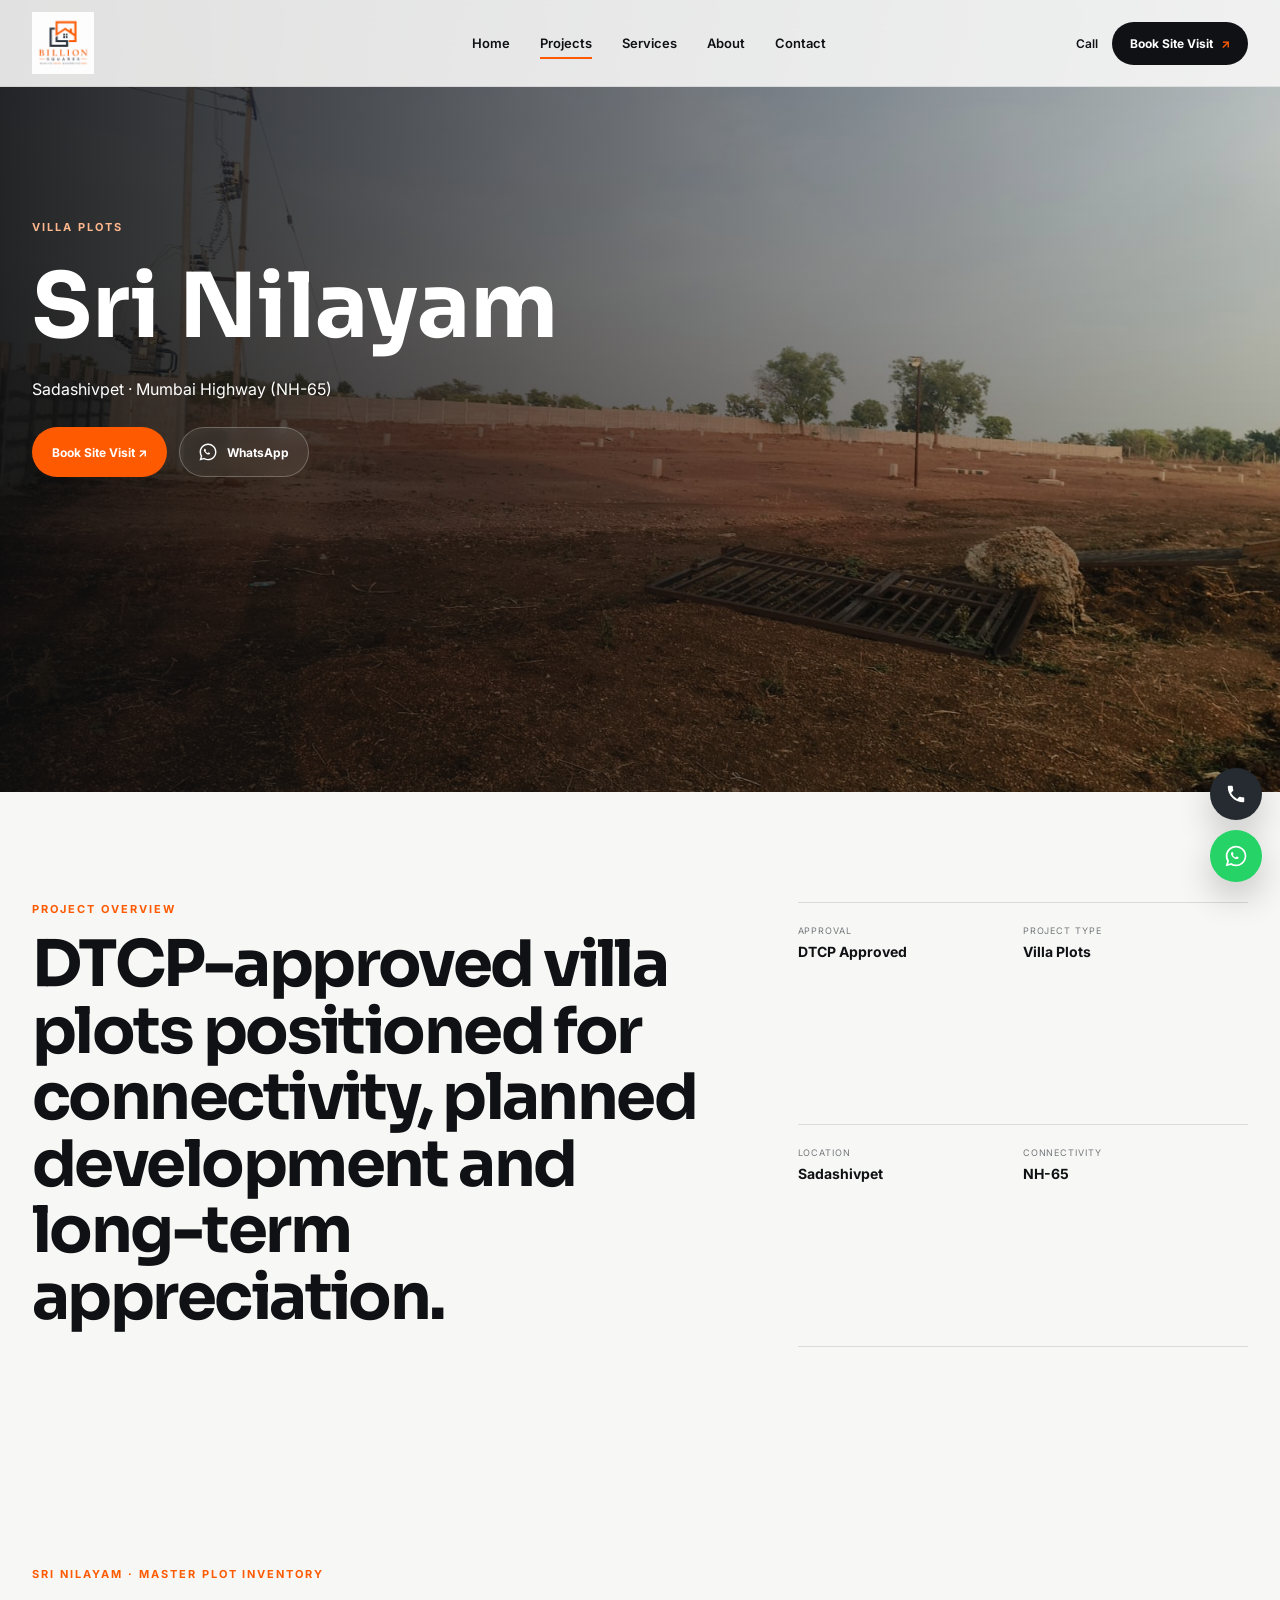
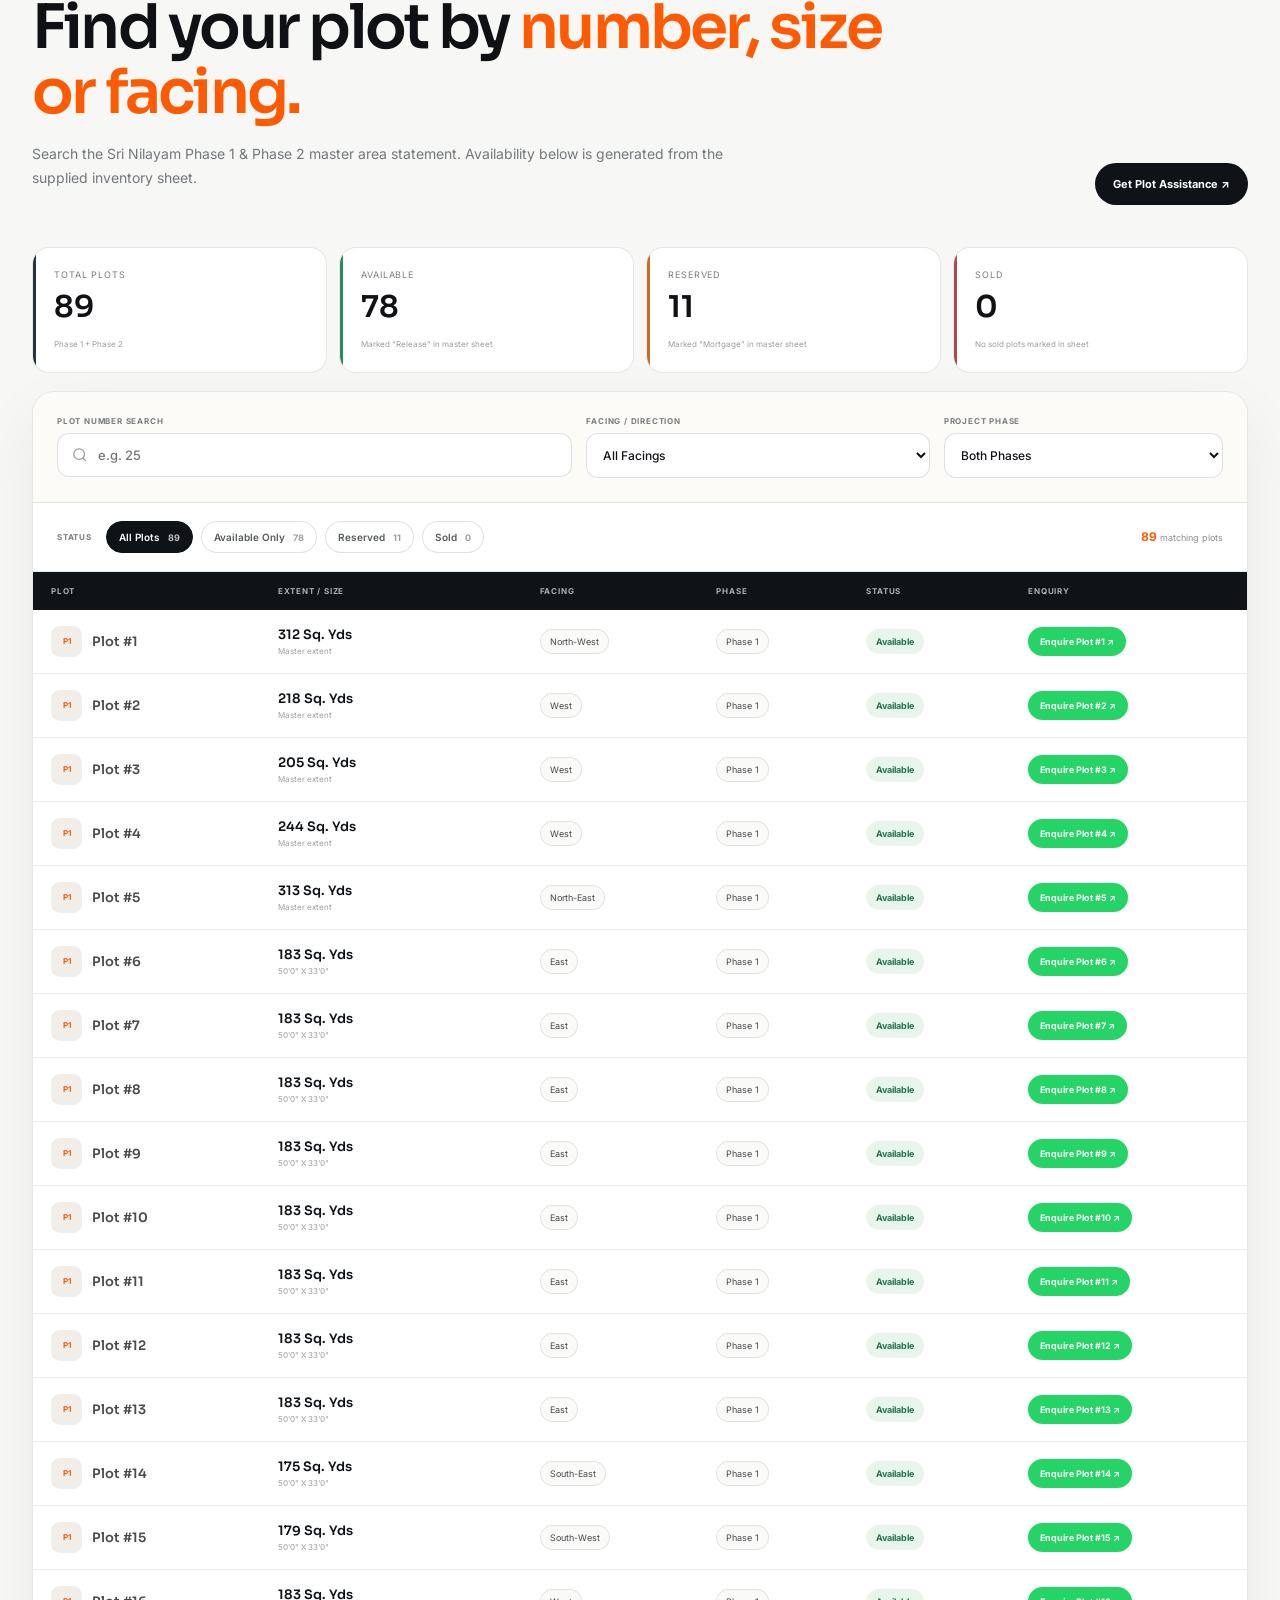
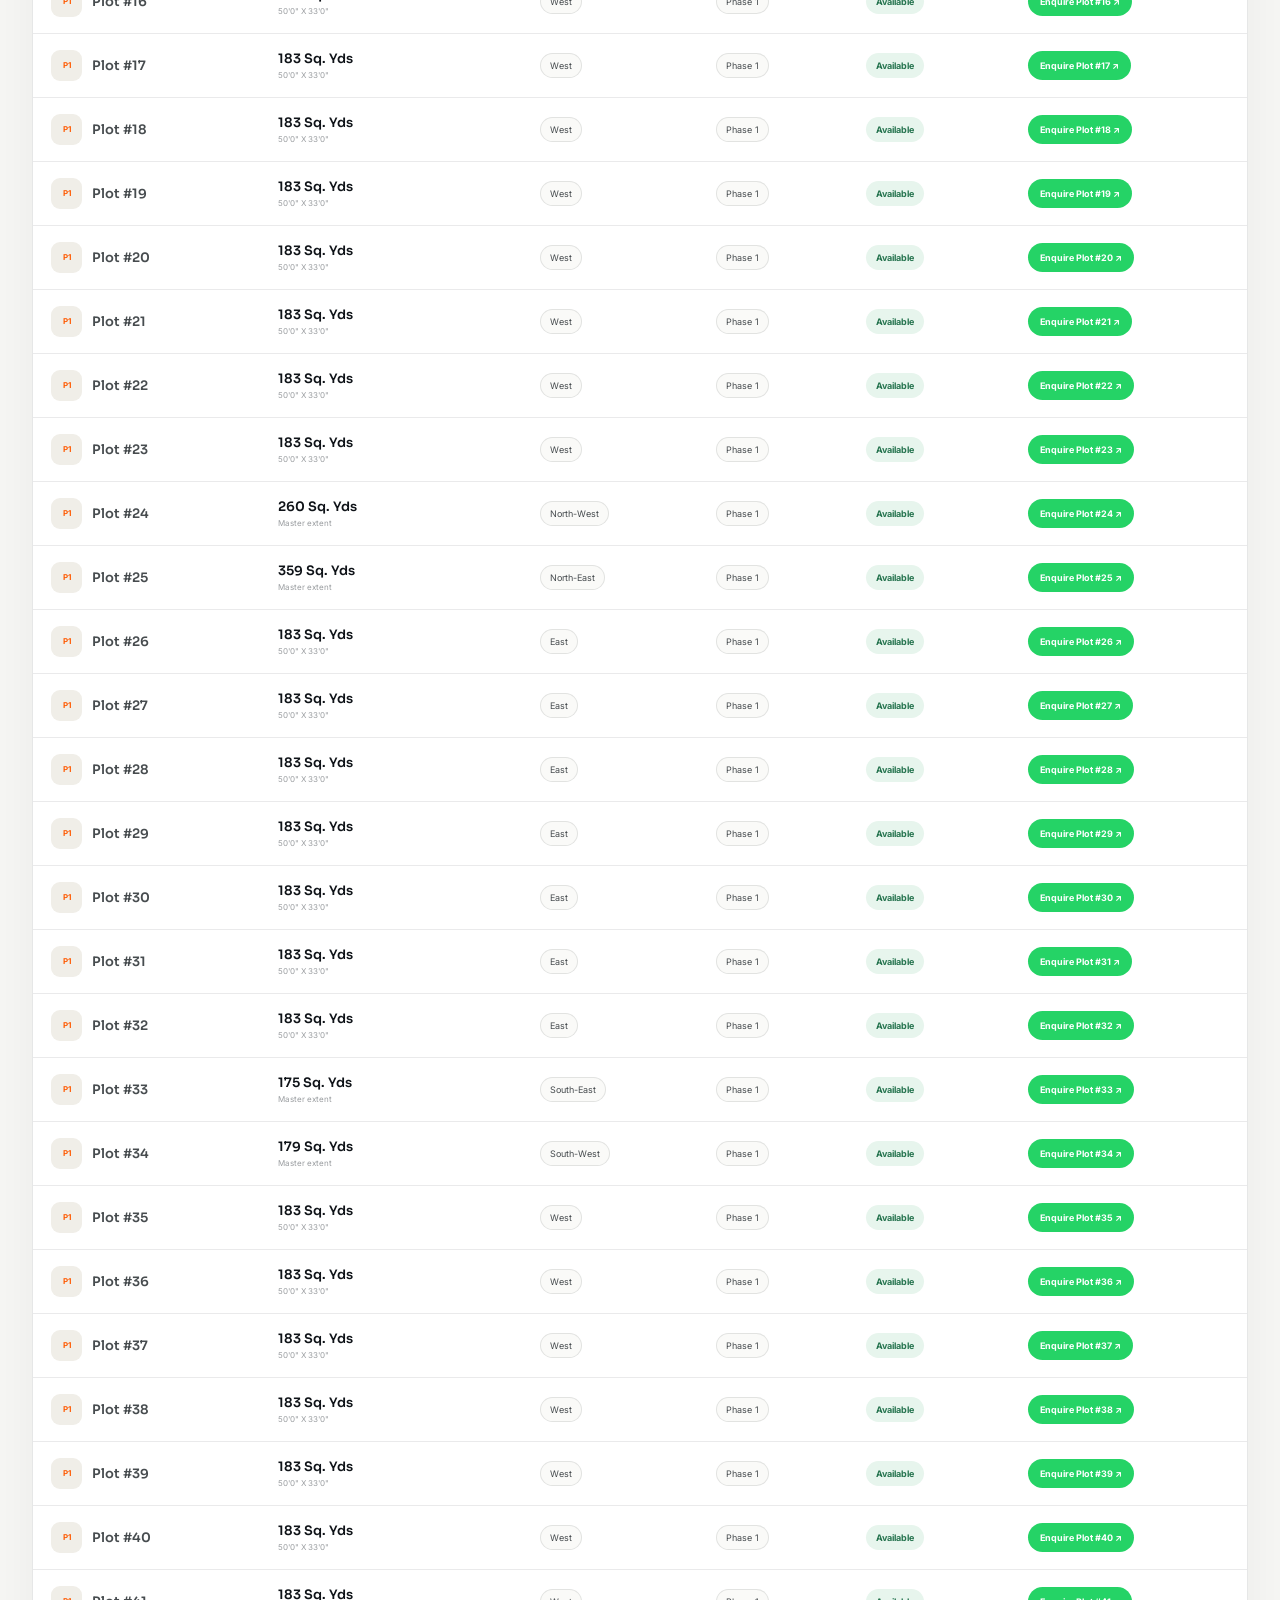
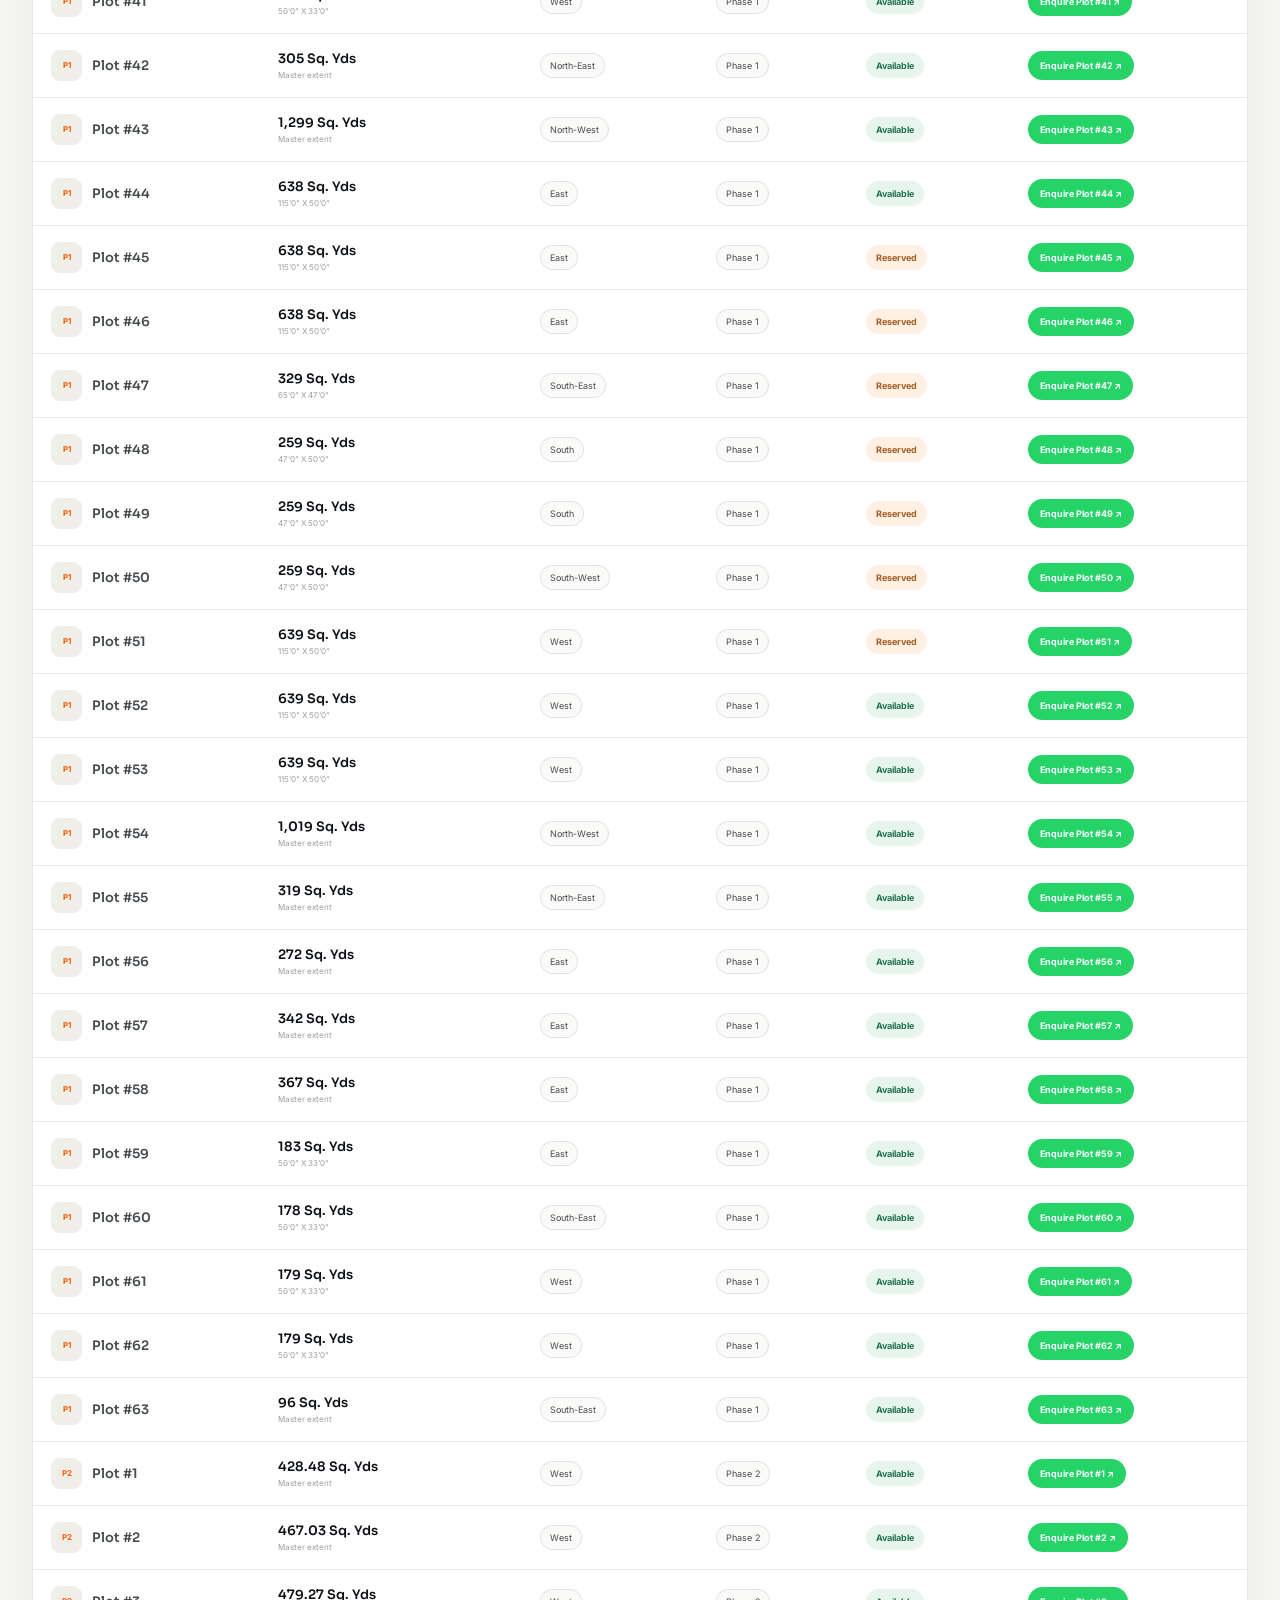
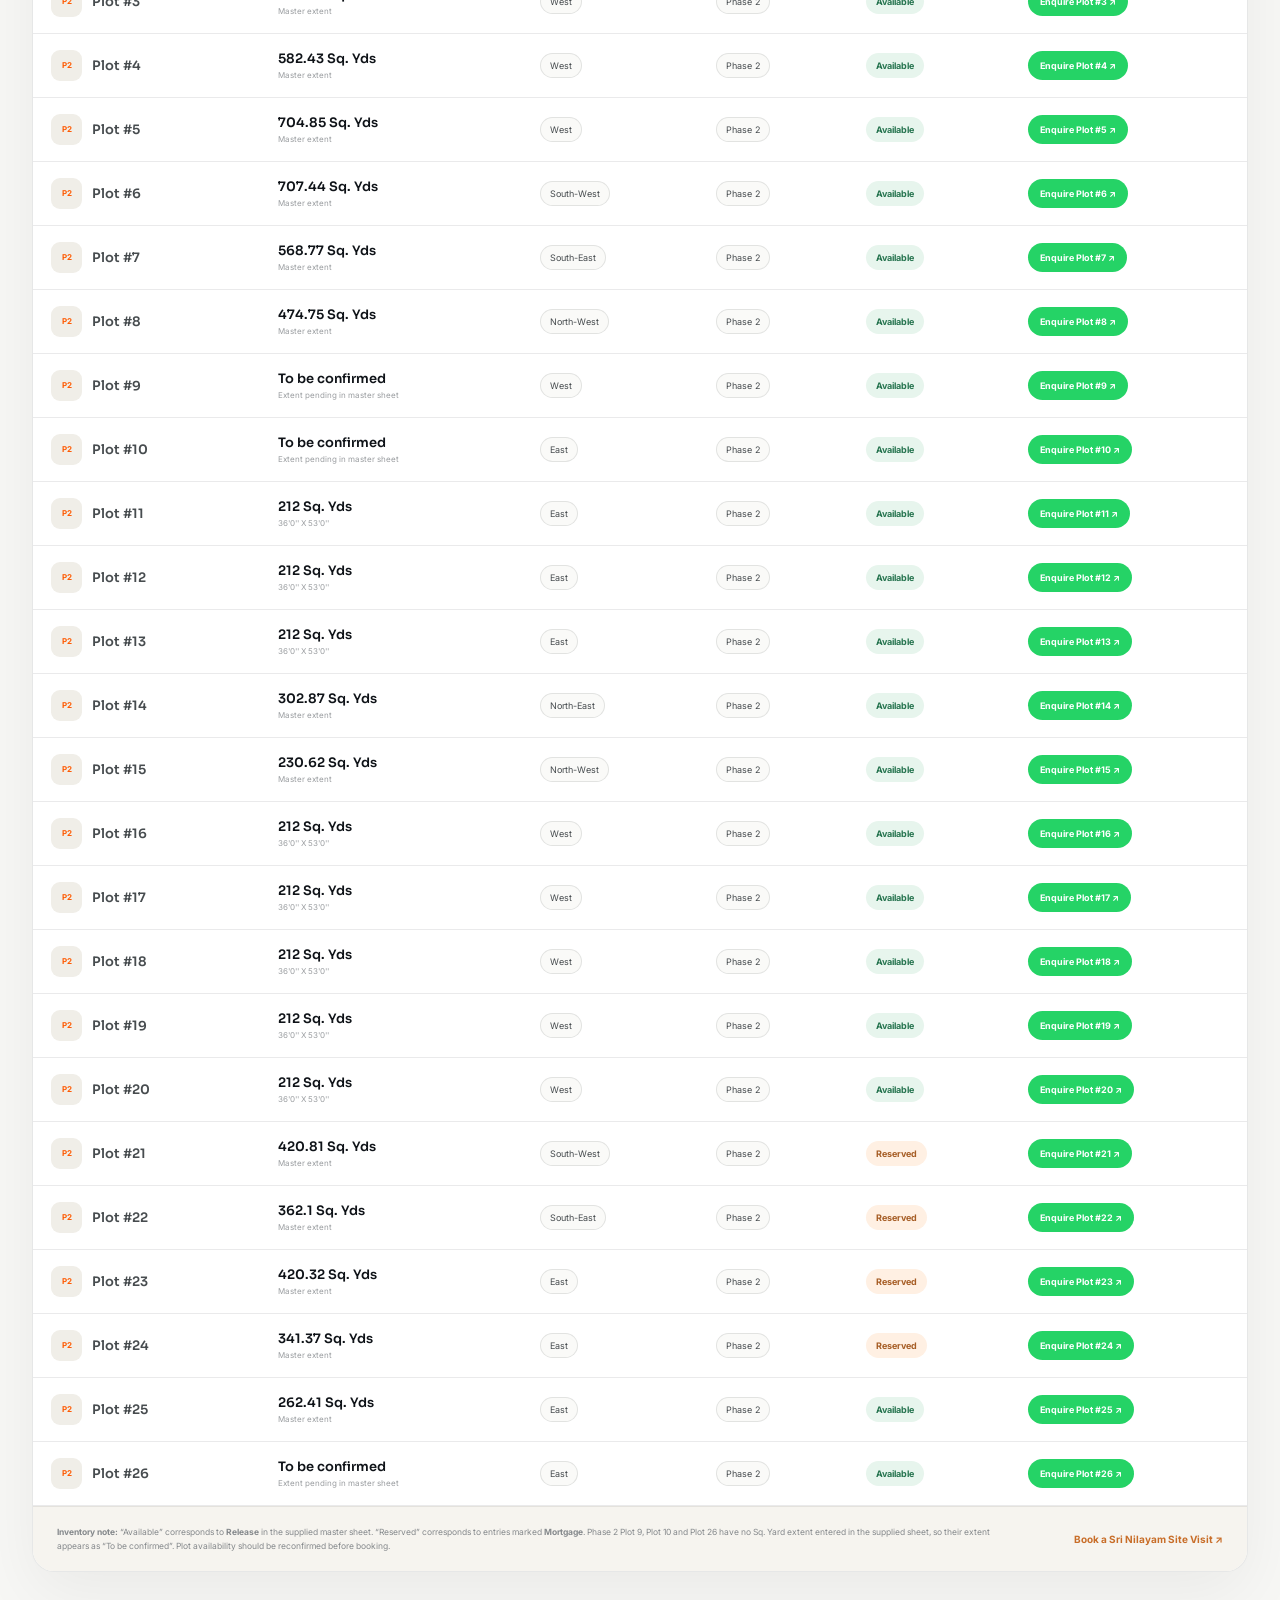
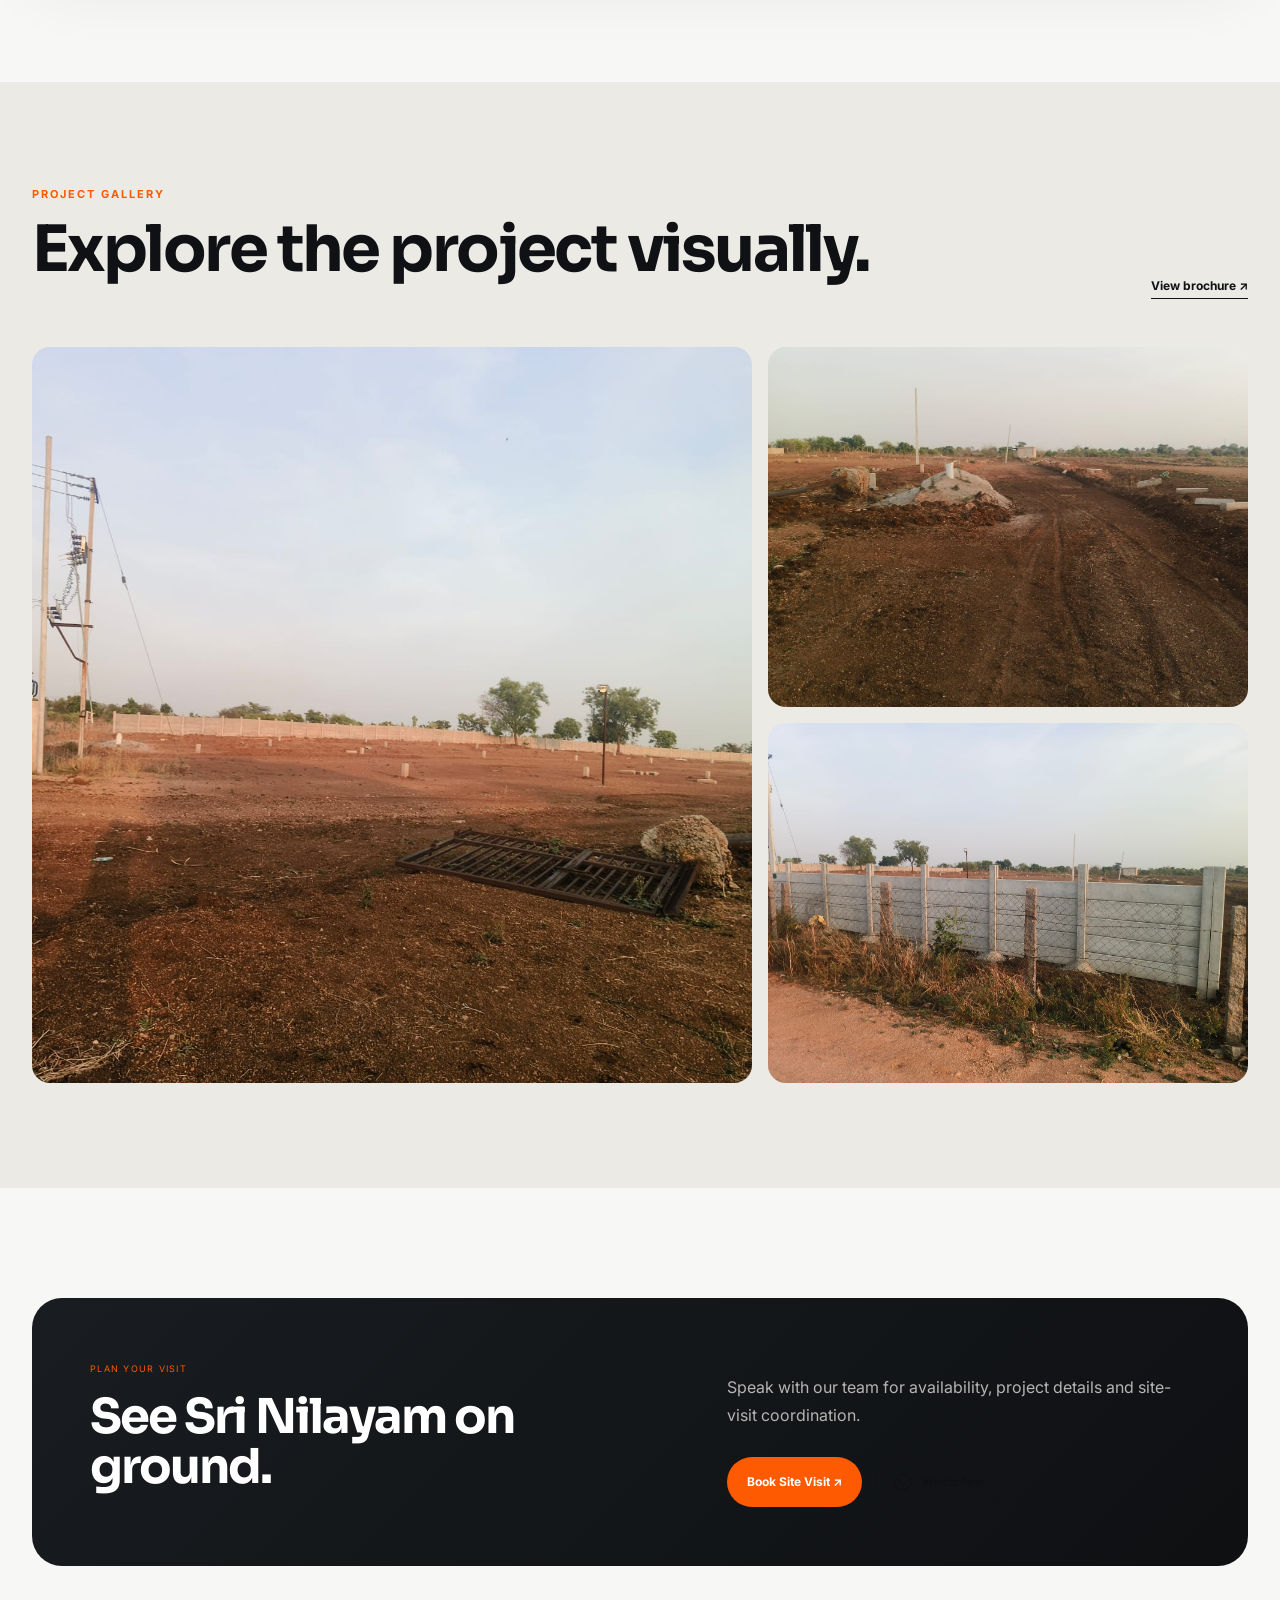
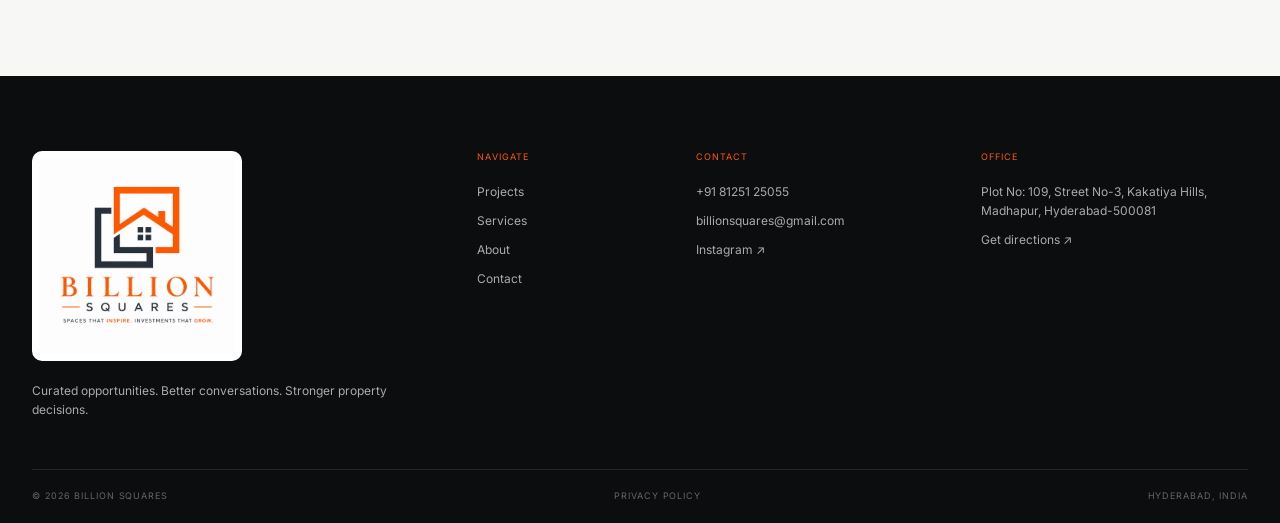
<file: sri-nilayam.html>
<!doctype html><html lang="en"><head>
<meta charset="utf-8">
<meta name="viewport" content="width=device-width,initial-scale=1,viewport-fit=cover">
<title>Sri Nilayam | Billion Squares</title>
<meta name="description" content="DTCP-approved villa plots positioned for connectivity, planned development and long-term appreciation.">
<link rel="canonical" href="https://www.billionsquares.com/sri-nilayam.html">
<meta name="theme-color" content="#0f1114">
<meta property="og:type" content="website">
<meta property="og:title" content="Sri Nilayam | Billion Squares">
<meta property="og:description" content="DTCP-approved villa plots positioned for connectivity, planned development and long-term appreciation.">
<meta property="og:url" content="https://www.billionsquares.com/sri-nilayam.html">
<meta property="og:image" content="https://www.billionsquares.com/assets/brand/billion-squares-logo-final.png">
<link rel="icon" href="/assets/brand/favicon.png">
<link rel="preconnect" href="https://fonts.googleapis.com">
<link rel="preconnect" href="https://fonts.gstatic.com" crossorigin>
<link href="https://fonts.googleapis.com/css2?family=Inter:wght@400;500;600;700&family=Sora:wght@400;500;600;700&display=swap" rel="stylesheet">
<link rel="stylesheet" href="/styles.css">
</head><body><div id="brandIntro" class="brand-intro">
<div class="intro-card">
<div class="intro-logo-shell"><img src="/assets/brand/billion-squares-logo-final.png" alt="Billion Squares"></div>
<div class="intro-progress"><span></span></div>
<p>REAL ESTATE MARKETING · PROPERTY ADVISORY</p>
</div>
</div><header class="site-header">
<div class="container nav-wrap">
<a href="/" class="brand"><img src="/assets/brand/billion-squares-logo-final.png" alt="Billion Squares"></a>
<nav class="desktop-nav"><a href="/">Home</a><a href="/projects.html" class="active">Projects</a><a href="/services.html">Services</a><a href="/about.html">About</a><a href="/contact.html">Contact</a></nav>
<div class="nav-actions">
<a class="mini-link" href="tel:+918125125055">Call</a>
<a class="nav-cta" href="#" data-open-booking>Book Site Visit <span>↗</span></a>
<button class="menu-btn" aria-label="Open menu" aria-expanded="false"><span></span><span></span></button>
</div>
</div>
<div class="mobile-nav"><a href="/">Home</a><a href="/projects.html" class="active">Projects</a><a href="/services.html">Services</a><a href="/about.html">About</a><a href="/contact.html">Contact</a><a class="nav-cta" href="#" data-open-booking>Book Site Visit ↗</a></div>
</header><main>
<section class="project-detail-hero"><img src="/assets/aarusha/4.jpeg" alt="Sri Nilayam"><div class="detail-overlay"></div><div class="container detail-copy"><div class="eyebrow">VILLA PLOTS</div><h1>Sri Nilayam</h1><p>Sadashivpet · Mumbai Highway (NH-65)</p><div class="hero-buttons"><a class="btn primary" href="#" data-open-booking>Book Site Visit ↗</a><a class="btn glass" href="https://wa.me/918125125055?text=Hello%20Billion%20Squares%2C%20I%20would%20like%20to%20know%20more%20about%20your%20properties." target="_blank"><svg viewBox="0 0 32 32" aria-hidden="true"><path fill="currentColor" d="M19.11 17.55c-.27-.14-1.6-.79-1.85-.88-.25-.09-.43-.14-.61.14-.18.27-.7.88-.86 1.06-.16.18-.32.2-.59.07-.27-.14-1.14-.42-2.17-1.34-.8-.71-1.34-1.59-1.5-1.86-.16-.27-.02-.42.12-.55.12-.12.27-.32.41-.48.14-.16.18-.27.27-.45.09-.18.05-.34-.02-.48-.07-.14-.61-1.47-.84-2.02-.22-.53-.45-.46-.61-.47l-.52-.01c-.18 0-.48.07-.73.34-.25.27-.95.93-.95 2.27 0 1.34.98 2.64 1.11 2.82.14.18 1.92 2.93 4.65 4.11.65.28 1.16.45 1.56.57.65.21 1.24.18 1.71.11.52-.08 1.6-.65 1.83-1.28.23-.63.23-1.18.16-1.29-.07-.11-.25-.18-.52-.32z"/><path fill="currentColor" d="M26.62 5.38A14.9 14.9 0 0 0 16.03 1C7.78 1 1.07 7.71 1.07 15.96c0 2.64.69 5.22 2 7.5L.94 31l7.72-2.02a14.92 14.92 0 0 0 7.36 1.87h.01c8.25 0 14.96-6.71 14.96-14.96 0-4-1.56-7.76-4.37-10.51zm-10.59 22.94h-.01a12.4 12.4 0 0 1-6.33-1.73l-.45-.27-4.58 1.2 1.22-4.46-.29-.46a12.4 12.4 0 0 1-1.9-6.64c0-6.86 5.58-12.44 12.45-12.44 3.32 0 6.44 1.29 8.79 3.64a12.35 12.35 0 0 1 3.65 8.8c0 6.86-5.58 12.44-12.45 12.44z"/></svg><span>WhatsApp</span></a></div></div></section>
<section class="project-summary"><div class="container summary-grid"><div class="reveal"><div class="eyebrow dark">PROJECT OVERVIEW</div><h2>DTCP-approved villa plots positioned for connectivity, planned development and long-term appreciation.</h2></div><div class="facts reveal"><div><span>Approval</span><b>DTCP Approved</b></div><div><span>Project Type</span><b>Villa Plots</b></div><div><span>Location</span><b>Sadashivpet</b></div><div><span>Connectivity</span><b>NH-65</b></div></div></div></section>

<section class="plot-inventory-section" id="plot-availability">
  <div class="container">
    <div class="inventory-heading reveal">
      <div>
        <div class="eyebrow dark">SRI NILAYAM · MASTER PLOT INVENTORY</div>
        <h2>Find your plot by <span>number, size or facing.</span></h2>
        <p>Search the Sri Nilayam Phase 1 & Phase 2 master area statement. Availability below is generated from the supplied inventory sheet.</p>
      </div>
      <a class="inventory-whatsapp-top" href="https://wa.me/918125125055?text=Hello%20Billion%20Squares%2C%20I%20would%20like%20help%20shortlisting%20a%20Sri%20Nilayam%20plot." target="_blank" rel="noopener">Get Plot Assistance ↗</a>
    </div>

    <div class="inventory-summary reveal">
      <div><span>Total Plots</span><strong id="invTotal">89</strong><small>Phase 1 + Phase 2</small></div>
      <div class="available"><span>Available</span><strong id="invAvailable">78</strong><small>Marked “Release” in master sheet</small></div>
      <div class="reserved"><span>Reserved</span><strong id="invReserved">11</strong><small>Marked “Mortgage” in master sheet</small></div>
      <div class="sold"><span>Sold</span><strong id="invSold">0</strong><small>No sold plots marked in sheet</small></div>
    </div>

    <div class="inventory-tool reveal">
      <div class="inventory-filters">
        <label class="plot-search">
          <span>Plot Number Search</span>
          <div>
            <svg viewBox="0 0 24 24" aria-hidden="true"><path d="m21 21-4.35-4.35m2.35-5.15A7.5 7.5 0 1 1 4 11.5a7.5 7.5 0 0 1 15 0Z" fill="none" stroke="currentColor" stroke-width="1.8" stroke-linecap="round"/></svg>
            <input id="plotSearch" type="search" inputmode="numeric" placeholder="e.g. 25" autocomplete="off">
          </div>
        </label>

        <label>
          <span>Facing / Direction</span>
          <select id="facingFilter">
            <option value="all">All Facings</option>
            <option value="East">East Facing</option>
            <option value="West">West Facing</option>
            <option value="South">South Facing</option>
            <option value="North-East">North-East Facing</option>
            <option value="North-West">North-West Facing</option>
            <option value="South-East">South-East Facing</option>
            <option value="South-West">South-West Facing</option>
          </select>
        </label>

        <label>
          <span>Project Phase</span>
          <select id="phaseFilter">
            <option value="all">Both Phases</option>
            <option value="Phase 1">Phase 1</option>
            <option value="Phase 2">Phase 2</option>
          </select>
        </label>
      </div>

      <div class="status-filter-row">
        <span>Status</span>
        <div class="status-pills">
          <button type="button" class="status-pill active" data-status="all">All Plots <b>89</b></button>
          <button type="button" class="status-pill" data-status="Available">Available Only <b>78</b></button>
          <button type="button" class="status-pill" data-status="Reserved">Reserved <b>11</b></button>
          <button type="button" class="status-pill" data-status="Sold">Sold <b>0</b></button>
        </div>
        <div class="visible-count"><strong id="visiblePlotCount">89</strong> matching plots</div>
      </div>

      <div class="inventory-table-wrap">
        <table class="inventory-table">
          <thead><tr><th>Plot</th><th>Extent / Size</th><th>Facing</th><th>Phase</th><th>Status</th><th>Enquiry</th></tr></thead>
          <tbody id="plotInventoryBody"></tbody>
        </table>
        <div class="inventory-empty" id="inventoryEmpty">
          <div>⌕</div>
          <h3>No matching plots found.</h3>
          <p>Try another plot number, facing, phase or availability status.</p>
        </div>
      </div>

      <div class="inventory-footnote">
        <p><b>Inventory note:</b> “Available” corresponds to <b>Release</b> in the supplied master sheet. “Reserved” corresponds to entries marked <b>Mortgage</b>. Phase 2 Plot 9, Plot 10 and Plot 26 have no Sq. Yard extent entered in the supplied sheet, so their extent appears as “To be confirmed”. Plot availability should be reconfirmed before booking.</p>
        <a href="#" data-open-booking>Book a Sri Nilayam Site Visit ↗</a>
      </div>
    </div>
  </div>
</section>

<section class="gallery-section"><div class="container section-head reveal"><div><div class="eyebrow dark">PROJECT GALLERY</div><h2>Explore the project visually.</h2></div><a class="text-link" href="/assets/sri-nilayam/brochure.pdf" target="_blank">View brochure ↗</a></div><div class="container detail-gallery"><img src="/assets/aarusha/4.jpeg" alt="Sri Nilayam project image" loading="lazy"><img src="/assets/aarusha/2.jpeg" alt="Sri Nilayam project image" loading="lazy"><img src="/assets/aarusha/6.jpeg" alt="Sri Nilayam project image" loading="lazy"></div></section>
<section class="cta-section"><div class="container cta-card reveal"><div><span>PLAN YOUR VISIT</span><h2>See Sri Nilayam on ground.</h2></div><div><p>Speak with our team for availability, project details and site-visit coordination.</p><div class="hero-buttons"><a class="btn primary" href="#" data-open-booking>Book Site Visit ↗</a><a class="btn outline-dark" href="https://wa.me/918125125055?text=Hello%20Billion%20Squares%2C%20I%20would%20like%20to%20know%20more%20about%20your%20properties." target="_blank"><svg viewBox="0 0 32 32" aria-hidden="true"><path fill="currentColor" d="M19.11 17.55c-.27-.14-1.6-.79-1.85-.88-.25-.09-.43-.14-.61.14-.18.27-.7.88-.86 1.06-.16.18-.32.2-.59.07-.27-.14-1.14-.42-2.17-1.34-.8-.71-1.34-1.59-1.5-1.86-.16-.27-.02-.42.12-.55.12-.12.27-.32.41-.48.14-.16.18-.27.27-.45.09-.18.05-.34-.02-.48-.07-.14-.61-1.47-.84-2.02-.22-.53-.45-.46-.61-.47l-.52-.01c-.18 0-.48.07-.73.34-.25.27-.95.93-.95 2.27 0 1.34.98 2.64 1.11 2.82.14.18 1.92 2.93 4.65 4.11.65.28 1.16.45 1.56.57.65.21 1.24.18 1.71.11.52-.08 1.6-.65 1.83-1.28.23-.63.23-1.18.16-1.29-.07-.11-.25-.18-.52-.32z"/><path fill="currentColor" d="M26.62 5.38A14.9 14.9 0 0 0 16.03 1C7.78 1 1.07 7.71 1.07 15.96c0 2.64.69 5.22 2 7.5L.94 31l7.72-2.02a14.92 14.92 0 0 0 7.36 1.87h.01c8.25 0 14.96-6.71 14.96-14.96 0-4-1.56-7.76-4.37-10.51zm-10.59 22.94h-.01a12.4 12.4 0 0 1-6.33-1.73l-.45-.27-4.58 1.2 1.22-4.46-.29-.46a12.4 12.4 0 0 1-1.9-6.64c0-6.86 5.58-12.44 12.45-12.44 3.32 0 6.44 1.29 8.79 3.64a12.35 12.35 0 0 1 3.65 8.8c0 6.86-5.58 12.44-12.45 12.44z"/></svg><span>WhatsApp</span></a></div></div></div></section>
</main>
<div class="booking-modal" id="siteVisitModal" aria-hidden="true" role="dialog" aria-modal="true" aria-labelledby="bookingModalTitle">
  <div class="booking-backdrop" data-close-booking></div>
  <div class="booking-dialog">
    <button class="booking-close" type="button" data-close-booking aria-label="Close site visit booking">×</button>

    <div class="booking-head">
      <span>1:1 SITE VISIT BOOKING</span>
      <h2 id="bookingModalTitle">Plan your property visit.</h2>
      <p>Three quick steps. Your booking details will be sent directly to Billion Squares on WhatsApp.</p>
    </div>

    <div class="booking-progress">
      <span class="active" data-step-indicator="1">1</span><i></i>
      <span data-step-indicator="2">2</span><i></i>
      <span data-step-indicator="3">3</span>
    </div>

    <form id="siteVisitForm">
      <div class="booking-step active" data-booking-step="1">
        <div class="booking-step-label">STEP 1 · SELECT CORRIDOR</div>
        <div class="booking-options booking-options-3">
          <button type="button" class="booking-option active" data-booking-corridor="Chandanvelly">Chandanvelly<small>SEZ Corridor</small></button>
          <button type="button" class="booking-option" data-booking-corridor="Patancheru">Patancheru<small>Mumbai Highway</small></button>
          <button type="button" class="booking-option" data-booking-corridor="Sadashivpet">Sadashivpet<small>NH-65 Belt</small></button>
        </div>
        <input type="hidden" id="bookingCorridor" value="Chandanvelly">
      </div>

      <div class="booking-step" data-booking-step="2">
        <div class="booking-step-label">STEP 2 · PLAN THE VISIT</div>
        <label class="booking-field">
          <span>Preferred Date</span>
          <input type="date" id="bookingDate" required>
        </label>
        <div class="booking-field">
          <span>Preferred Transport</span>
          <div class="booking-options">
            <button type="button" class="booking-option active" data-booking-transport="Self-Drive">Self-Drive<small>I’ll reach the site directly</small></button>
            <button type="button" class="booking-option" data-booking-transport="Free Pickup Provided">Free Pickup<small>Request pickup assistance</small></button>
          </div>
          <input type="hidden" id="bookingTransport" value="Self-Drive">
        </div>
      </div>

      <div class="booking-step" data-booking-step="3">
        <div class="booking-step-label">STEP 3 · YOUR DETAILS</div>
        <label class="booking-field">
          <span>Name</span>
          <input type="text" id="bookingName" required placeholder="Your full name" autocomplete="name">
        </label>
        <label class="booking-field">
          <span>WhatsApp Number</span>
          <input type="tel" id="bookingPhone" required placeholder="+91" autocomplete="tel" inputmode="tel">
        </label>
        <div class="booking-summary" id="bookingSummary"></div>
      </div>

      <div class="booking-actions">
        <button class="booking-back" id="bookingBack" type="button">Back</button>
        <button class="booking-next" id="bookingNext" type="button">Continue ↗</button>
        <button class="booking-submit" id="bookingSubmit" type="submit">Confirm on WhatsApp ↗</button>
      </div>
    </form>
  </div>
</div>

<footer class="footer">
<div class="container footer-grid">
<div class="footer-brand"><img src="/assets/brand/billion-squares-logo-final.png" alt="Billion Squares"><p>Curated opportunities. Better conversations. Stronger property decisions.</p></div>
<div><span class="footer-kicker">Navigate</span><a href="/projects.html">Projects</a><a href="/services.html">Services</a><a href="/about.html">About</a><a href="/contact.html">Contact</a></div>
<div><span class="footer-kicker">Contact</span><a href="tel:+918125125055">+91 81251 25055</a><a href="mailto:billionsquares@gmail.com">billionsquares@gmail.com</a><a href="https://www.instagram.com/arrjava_forms?igsh=MW4xbnpyOGE2cTFhNQ==" target="_blank">Instagram ↗</a></div>
<div><span class="footer-kicker">Office</span><p>Plot No: 109, Street No-3, Kakatiya Hills, Madhapur, Hyderabad-500081</p><a href="https://www.google.com/maps/search/?api=1&query=Plot+No+109%2C+Street+No-3%2C+Kakatiya+Hills%2C+Madhapur%2C+Hyderabad-500081" target="_blank">Get directions ↗</a></div>
</div>
<div class="container footer-bottom"><span>© 2026 Billion Squares</span><a href="/privacy.html">Privacy Policy</a><span>Hyderabad, India</span></div>
</footer>
<div class="floating-contact">
<a class="float-btn phone" href="tel:+918125125055" aria-label="Call Billion Squares"><svg viewBox="0 0 24 24" aria-hidden="true"><path fill="currentColor" d="M6.62 10.79a15.46 15.46 0 0 0 6.59 6.59l2.2-2.2a1 1 0 0 1 1.02-.24c1.12.37 2.33.57 3.57.57a1 1 0 0 1 1 1V20a1 1 0 0 1-1 1C10.61 21 3 13.39 3 4a1 1 0 0 1 1-1h3.5a1 1 0 0 1 1 1c0 1.24.19 2.45.57 3.57a1 1 0 0 1-.25 1.02l-2.2 2.2z"/></svg></a>
<a class="float-btn wa" href="https://wa.me/918125125055?text=Hello%20Billion%20Squares%2C%20I%20would%20like%20to%20know%20more%20about%20your%20properties." target="_blank" aria-label="WhatsApp Billion Squares"><svg viewBox="0 0 32 32" aria-hidden="true"><path fill="currentColor" d="M19.11 17.55c-.27-.14-1.6-.79-1.85-.88-.25-.09-.43-.14-.61.14-.18.27-.7.88-.86 1.06-.16.18-.32.2-.59.07-.27-.14-1.14-.42-2.17-1.34-.8-.71-1.34-1.59-1.5-1.86-.16-.27-.02-.42.12-.55.12-.12.27-.32.41-.48.14-.16.18-.27.27-.45.09-.18.05-.34-.02-.48-.07-.14-.61-1.47-.84-2.02-.22-.53-.45-.46-.61-.47l-.52-.01c-.18 0-.48.07-.73.34-.25.27-.95.93-.95 2.27 0 1.34.98 2.64 1.11 2.82.14.18 1.92 2.93 4.65 4.11.65.28 1.16.45 1.56.57.65.21 1.24.18 1.71.11.52-.08 1.6-.65 1.83-1.28.23-.63.23-1.18.16-1.29-.07-.11-.25-.18-.52-.32z"/><path fill="currentColor" d="M26.62 5.38A14.9 14.9 0 0 0 16.03 1C7.78 1 1.07 7.71 1.07 15.96c0 2.64.69 5.22 2 7.5L.94 31l7.72-2.02a14.92 14.92 0 0 0 7.36 1.87h.01c8.25 0 14.96-6.71 14.96-14.96 0-4-1.56-7.76-4.37-10.51zm-10.59 22.94h-.01a12.4 12.4 0 0 1-6.33-1.73l-.45-.27-4.58 1.2 1.22-4.46-.29-.46a12.4 12.4 0 0 1-1.9-6.64c0-6.86 5.58-12.44 12.45-12.44 3.32 0 6.44 1.29 8.79 3.64a12.35 12.35 0 0 1 3.65 8.8c0 6.86-5.58 12.44-12.45 12.44z"/></svg></a>
</div>
<script src="/script.js"></script></body></html>
</file>
<file: styles.css>
:root{--orange:#fe5a02;--dark:#0f1114;--char:#29313b;--bg:#f7f7f5;--soft:#eceae5;--white:#fff;--muted:#74787c;--line:rgba(15,17,20,.12)}
*{box-sizing:border-box}html{scroll-behavior:smooth}body{margin:0;background:var(--bg);color:var(--dark);font-family:Inter,Arial,sans-serif;overflow-x:hidden}body.intro-lock{overflow:hidden}a{text-decoration:none;color:inherit}img{width:100%;display:block}.container{width:min(1420px,calc(100% - 64px));margin:auto}
h1,h2,h3{font-family:Sora,Arial,sans-serif;margin-top:0}.eyebrow{font-size:11px;letter-spacing:.18em;font-weight:700;color:#ffb78e;text-transform:uppercase}.eyebrow.dark{color:var(--orange)}h1 span,h2 span{color:var(--orange)}
.site-header{position:fixed;z-index:100;left:0;right:0;top:0;background:rgba(247,247,245,.9);backdrop-filter:blur(18px);border-bottom:1px solid rgba(15,17,20,.08)}.nav-wrap{height:86px;display:flex;align-items:center;justify-content:space-between}.brand img{width:190px;height:62px;object-fit:contain;object-position:left center}.desktop-nav{display:flex;gap:30px;align-items:center;font-size:13px;font-weight:600}.desktop-nav a{position:relative}.desktop-nav a:after{content:"";position:absolute;left:0;bottom:-8px;width:0;height:2px;background:var(--orange);transition:.25s}.desktop-nav a:hover:after,.desktop-nav a.active:after{width:100%}.nav-actions{display:flex;align-items:center;gap:14px}.mini-link{font-size:12px;font-weight:600}.nav-cta{display:inline-flex;gap:8px;align-items:center;background:var(--dark);color:#fff;border-radius:999px;padding:14px 18px;font-size:12px;font-weight:700}.nav-cta span{color:var(--orange)}.menu-btn,.mobile-nav{display:none}
.brand-intro{position:fixed;inset:0;background:var(--bg);z-index:9999;display:grid;place-items:center;transition:opacity .7s ease,visibility .7s ease}.brand-intro.is-leaving{opacity:0;visibility:hidden;pointer-events:none}.intro-card{text-align:center;width:min(640px,86vw)}.intro-logo-shell{opacity:0;transform:translateY(18px) scale(.96);animation:introLogo .95s ease .08s forwards}.intro-logo-shell img{max-width:520px;margin:auto}.intro-progress{width:min(340px,65vw);height:2px;background:#deded9;margin:24px auto 14px;overflow:hidden}.intro-progress span{display:block;height:100%;background:linear-gradient(90deg,var(--dark),var(--orange));transform:translateX(-100%);animation:introProgress 1.3s ease .55s forwards}.brand-intro p{font-size:9px;letter-spacing:.26em;color:#6d7277;opacity:0;animation:introText .6s ease 1s forwards}@keyframes introLogo{to{opacity:1;transform:none}}@keyframes introProgress{to{transform:none}}@keyframes introText{to{opacity:1}}
.hero-modern{min-height:100svh;position:relative;color:#fff;overflow:hidden;background:var(--dark)}.hero-bg,.hero-tint{position:absolute;inset:0}.hero-bg img{height:100%;object-fit:cover;filter:saturate(.85) contrast(1.05)}.hero-tint{background:linear-gradient(90deg,rgba(8,10,12,.94) 0%,rgba(8,10,12,.84) 46%,rgba(8,10,12,.32) 100%),linear-gradient(0deg,rgba(8,10,12,.55),transparent 45%)}.hero-layout{position:relative;z-index:2;min-height:100svh;padding-top:150px;padding-bottom:90px;display:grid;grid-template-columns:1.2fr .55fr;gap:70px;align-items:center}.hero-copy h1{font-size:clamp(58px,5.8vw,100px);line-height:1.02;letter-spacing:-.045em;max-width:1000px;margin:24px 0 24px}.hero-copy>p{max-width:680px;color:#d1d2d0;line-height:1.75;font-size:17px}.hero-buttons{display:flex;gap:12px;flex-wrap:wrap;margin-top:28px}.btn{border-radius:999px;padding:15px 19px;display:inline-flex;align-items:center;gap:10px;font-size:12px;font-weight:700;border:1px solid transparent}.btn svg{width:18px;height:18px}.btn.primary{background:var(--orange);color:#fff}.btn.glass{background:rgba(255,255,255,.08);border-color:rgba(255,255,255,.25);color:#fff;backdrop-filter:blur(8px)}.btn.outline-dark{border-color:rgba(15,17,20,.2);color:var(--dark)}.hero-proof{display:flex;gap:44px;margin-top:42px}.hero-proof div{display:flex;flex-direction:column;gap:4px}.hero-proof b{font-family:Sora;font-size:18px}.hero-proof span{font-size:10px;color:#aaa;text-transform:uppercase;letter-spacing:.1em}.hero-card{align-self:end;background:rgba(247,247,245,.96);color:var(--dark);border-radius:26px;overflow:hidden;box-shadow:0 25px 70px rgba(0,0,0,.24)}.hero-card-image{height:260px;overflow:hidden}.hero-card-image img{height:100%;object-fit:cover}.hero-card-body{padding:24px}.hero-card-body>span{font-size:9px;color:var(--orange);letter-spacing:.14em}.hero-card-body h3{font-size:26px;margin:8px 0 5px}.hero-card-body p{font-size:12px;color:var(--muted)}.hero-card-body a{font-size:12px;font-weight:700}.scroll-note{position:absolute;z-index:2;bottom:24px;left:32px;font-size:8px;letter-spacing:.17em;color:#aaa;display:flex;gap:10px;align-items:center}.scroll-note i{width:55px;height:1px;background:var(--orange)}
.brand-strip{background:var(--orange);color:#fff}.strip-grid{height:64px;display:grid;grid-template-columns:repeat(4,1fr);align-items:center;text-align:center;font-size:9px;font-weight:700;letter-spacing:.15em}
.intro-section{padding:120px 0}.intro-grid{display:grid;grid-template-columns:1fr .85fr;gap:100px}.intro-grid h2,.section-head h2,.experience-copy h2,.location-layout h2,.cta-card h2,.project-summary h2,.page-hero h1,.about-layout h1,.contact-layout h1{font-size:clamp(48px,5vw,76px);letter-spacing:-.04em;line-height:1.04;margin:16px 0}.intro-copy>p{font-size:17px;line-height:1.85;color:#686c70}.mini-stats{margin-top:34px;border-top:1px solid var(--line)}.mini-stats div{display:grid;grid-template-columns:50px 1fr;padding:16px 0;border-bottom:1px solid var(--line);font-size:13px}.mini-stats b{color:var(--orange);font-size:10px}
.project-showcase{padding:115px 0;background:var(--soft)}.section-head{display:flex;justify-content:space-between;align-items:flex-end;gap:30px;margin-bottom:48px}.text-link{font-size:12px;font-weight:700;border-bottom:1px solid var(--dark);padding-bottom:5px}.project-grid{display:grid;grid-template-columns:1.2fr .8fr;gap:20px}.project-card{background:#fff;border-radius:22px;overflow:hidden;transition:.3s}.project-card:hover{transform:translateY(-5px);box-shadow:0 24px 60px rgba(15,17,20,.10)}.project-card.large{grid-row:span 2}.card-media{height:320px;position:relative;overflow:hidden}.large .card-media{height:690px}.card-media img{height:100%;object-fit:cover;transition:.7s}.project-card:hover img{transform:scale(1.035)}.card-badge{position:absolute;top:18px;left:18px;background:#fff;border-radius:999px;padding:8px 10px;font-size:9px;font-weight:700;letter-spacing:.1em}.card-content{padding:22px;display:flex;justify-content:space-between;align-items:center}.card-content h3{font-size:24px;margin:0 0 4px}.card-content p{margin:0;font-size:12px;color:var(--muted)}.card-content>span{color:var(--orange);font-size:12px}
.experience{padding:120px 0;background:var(--dark);color:#fff}.experience-grid{display:grid;grid-template-columns:.9fr 1.1fr;gap:90px;align-items:center}.experience-visual{position:relative}.experience-visual img{height:700px;object-fit:cover;border-radius:26px}.visual-chip{position:absolute;bottom:18px;left:18px;background:rgba(15,17,20,.8);backdrop-filter:blur(8px);padding:10px 14px;border-radius:999px;font-size:9px;letter-spacing:.12em}.experience-copy h2{color:#fff}.feature-stack{margin-top:35px;border-top:1px solid rgba(255,255,255,.16)}.feature-stack>div{display:grid;grid-template-columns:42px 1fr;padding:22px 0;border-bottom:1px solid rgba(255,255,255,.16)}.feature-stack span{color:var(--orange);font-size:9px}.feature-stack h3{font-size:18px;margin:0 0 7px}.feature-stack p{grid-column:2;margin:0;color:#aaa;font-size:13px;line-height:1.65}
.location-section{padding:115px 0}.location-layout{display:grid;grid-template-columns:1fr .9fr;gap:90px}.location-layout>div:first-child>p:not(.eyebrow){color:var(--muted);line-height:1.8;max-width:600px}.location-cards{display:grid;grid-template-columns:1fr 1fr;gap:12px}.location-cards div{background:#fff;padding:28px;border:1px solid var(--line);border-radius:18px;min-height:140px;display:flex;flex-direction:column;justify-content:space-between}.location-cards span{color:var(--orange);font-size:9px}.location-cards b{font-family:Sora;font-size:18px}
.cta-section{padding:110px 0}.cta-card{background:linear-gradient(135deg,#191c20,#0e1012);color:#fff;border-radius:30px;padding:58px;display:grid;grid-template-columns:1.1fr .9fr;gap:70px;align-items:center}.cta-card>div:first-child>span{color:var(--orange);font-size:9px;letter-spacing:.14em}.cta-card h2{font-size:48px;color:#fff}.cta-card p{color:#b5b6b3;line-height:1.75}
.page-hero{padding:180px 0 90px;background:var(--dark);color:#fff}.page-hero h1{font-size:76px;color:#fff;max-width:950px}.page-hero>div>p{max-width:700px;color:#aaa;line-height:1.75}.page-hero.compact{padding-bottom:70px}
.projects-list{padding:80px 0}.project-row{display:grid;grid-template-columns:45px 200px 1fr 40px;gap:28px;align-items:center;padding:28px 0;border-bottom:1px solid var(--line)}.pr-num{font-size:9px;color:var(--orange)}.pr-image{height:130px;overflow:hidden;border-radius:14px}.pr-image img{height:100%;object-fit:cover}.pr-copy>span{font-size:9px;color:var(--orange);letter-spacing:.11em}.pr-copy h2{font-size:34px;margin:6px 0}.pr-copy p{margin:0;color:var(--muted);font-size:13px}.pr-arrow{color:var(--orange);font-size:20px}
.project-detail-hero{height:88svh;min-height:680px;position:relative;color:#fff}.project-detail-hero>img,.detail-overlay{position:absolute;inset:0;width:100%;height:100%;object-fit:cover}.detail-overlay{background:linear-gradient(90deg,rgba(9,11,13,.88),rgba(9,11,13,.18))}.detail-copy{position:relative;z-index:2;padding-top:220px}.detail-copy h1{font-size:clamp(60px,7vw,105px);margin:16px 0 8px}.detail-copy p{font-size:16px}.project-summary{padding:110px 0}.summary-grid{display:grid;grid-template-columns:1.2fr .8fr;gap:90px}.facts{display:grid;grid-template-columns:1fr 1fr;border-top:1px solid var(--line)}.facts div{padding:22px 0;border-bottom:1px solid var(--line)}.facts span{display:block;font-size:9px;color:var(--muted);text-transform:uppercase;letter-spacing:.1em}.facts b{display:block;margin-top:7px;font-size:14px}.gallery-section{padding:105px 0;background:var(--soft)}.detail-gallery{display:grid;grid-template-columns:1.2fr .8fr;gap:16px}.detail-gallery img{height:360px;object-fit:cover;border-radius:18px}.detail-gallery img:first-child{grid-row:span 2;height:736px}
.service-page{padding:80px 0}.service-block{display:grid;grid-template-columns:70px 1fr;padding:42px 0;border-bottom:1px solid var(--line)}.service-block>span{color:var(--orange);font-size:9px}.service-block h2{font-size:42px;margin:0 0 10px}.service-block p{max-width:760px;color:var(--muted);line-height:1.8}
.about-modern{padding:170px 0 100px}.about-layout{display:grid;grid-template-columns:1fr .8fr;gap:90px;align-items:center}.about-layout>div:first-child>p:not(.eyebrow){color:var(--muted);line-height:1.8}.about-image img{height:620px;object-fit:cover;border-radius:24px}.values-section{padding:95px 0;background:var(--soft)}.value-grid{display:grid;grid-template-columns:repeat(4,1fr);gap:15px}.value-grid>div{background:#fff;padding:28px;border-radius:18px;min-height:220px}.value-grid span{font-size:9px;color:var(--orange)}.value-grid h3{font-size:21px;margin:28px 0 10px}.value-grid p{font-size:13px;color:var(--muted);line-height:1.7}
.contact-modern{padding:165px 0 100px;background:var(--dark);color:#fff}.contact-layout{display:grid;grid-template-columns:.95fr 1.05fr;gap:90px}.contact-layout h1{color:#fff}.contact-layout>div>p:not(.eyebrow){color:#aaa;line-height:1.75}.contact-list{margin-top:35px}.contact-list>a,.contact-list>div{display:grid;grid-template-columns:150px 1fr;padding:17px 0;border-top:1px solid rgba(255,255,255,.15)}.contact-list span{font-size:9px;color:var(--orange);text-transform:uppercase;letter-spacing:.1em}.contact-list b{font-size:13px;font-weight:500}.modern-form{background:#fff;color:var(--dark);padding:34px;border-radius:24px;display:grid;grid-template-columns:1fr 1fr;gap:18px}.modern-form label{display:block;font-size:9px;text-transform:uppercase;letter-spacing:.1em;color:#777;margin-bottom:7px}.modern-form input,.modern-form select,.modern-form textarea{width:100%;border:1px solid #d7d7d3;border-radius:12px;background:#fafaf8;padding:13px 14px;font-family:Inter;font-size:14px;outline:none}.modern-form textarea{resize:vertical}.modern-form .full{grid-column:1/-1;border:0}.modern-form button{cursor:pointer}
.legal{padding:80px 0}.legal-copy{max-width:850px}.legal h2{font-size:28px;margin-top:34px}.legal p{color:var(--muted);line-height:1.8}
.footer{background:#0b0d0f;color:#fff;padding:75px 0 22px}.footer-grid{display:grid;grid-template-columns:1.5fr .65fr .9fr 1fr;gap:45px}.footer-brand img{width:210px;background:#fff;border-radius:10px;padding:7px;margin-bottom:20px}.footer-brand p{max-width:420px;color:#9b9e9f;line-height:1.7}.footer-grid>div:not(.footer-brand){display:flex;flex-direction:column;gap:10px}.footer-grid a,.footer-grid p{font-size:12px;color:#aaa;line-height:1.6;margin:0}.footer-kicker{color:var(--orange);font-size:9px;letter-spacing:.12em;text-transform:uppercase;margin-bottom:10px}.footer-bottom{border-top:1px solid rgba(255,255,255,.1);margin-top:50px;padding-top:20px;display:flex;justify-content:space-between;font-size:9px;letter-spacing:.1em;color:#666;text-transform:uppercase}
.floating-contact{position:fixed;right:18px;bottom:18px;display:flex;flex-direction:column;gap:10px;z-index:90}.float-btn{width:52px;height:52px;border-radius:50%;display:grid;place-items:center;color:#fff;box-shadow:0 15px 35px rgba(0,0,0,.2);transition:.2s}.float-btn:hover{transform:translateY(-3px)}.float-btn svg{width:22px;height:22px}.float-btn.phone{background:#252b30}.float-btn.wa{background:#25D366}
.reveal{opacity:0;transform:translateY(24px);transition:opacity .75s ease,transform .75s ease}.reveal.in-view{opacity:1;transform:none}
@media(max-width:1000px){.desktop-nav,.mini-link{display:none}.menu-btn{display:flex;flex-direction:column;gap:6px;border:0;background:none}.menu-btn span{width:24px;height:1.5px;background:var(--dark)}.mobile-nav{display:none;position:fixed;top:86px;left:0;right:0;background:var(--bg);padding:24px 32px;border-bottom:1px solid var(--line);flex-direction:column;gap:18px}.mobile-nav.open{display:flex}.hero-layout{grid-template-columns:1fr}.hero-card{display:none}.intro-grid,.experience-grid,.location-layout,.summary-grid,.about-layout,.contact-layout{grid-template-columns:1fr}.project-grid{grid-template-columns:1fr 1fr}.project-card.large{grid-column:1/-1;grid-row:auto}.large .card-media{height:500px}.cta-card{grid-template-columns:1fr}.value-grid{grid-template-columns:1fr 1fr}.footer-grid{grid-template-columns:1fr 1fr}}
@media(max-width:650px){.container{width:calc(100% - 32px)}.nav-wrap{height:74px}.brand img{width:150px;height:52px}.mobile-nav{top:74px}.nav-cta{padding:12px 14px}.hero-layout{padding-top:115px;padding-bottom:70px}.hero-copy h1{font-size:48px;line-height:1.02}.hero-copy>p{font-size:15px}.hero-buttons{flex-direction:column}.hero-buttons .btn{width:100%;justify-content:center}.hero-proof{gap:18px;justify-content:space-between}.brand-strip{display:none}.intro-section,.project-showcase,.experience,.location-section,.cta-section{padding:72px 0}.intro-grid h2,.section-head h2,.experience-copy h2,.location-layout h2,.cta-card h2,.project-summary h2,.page-hero h1,.about-layout h1,.contact-layout h1{font-size:42px}.project-grid{grid-template-columns:1fr}.card-media,.large .card-media{height:390px}.experience-visual img{height:430px}.location-cards{grid-template-columns:1fr}.cta-card{padding:30px;border-radius:22px}.page-hero{padding:135px 0 65px}.project-row{grid-template-columns:30px 85px 1fr;gap:12px}.pr-arrow{display:none}.pr-image{height:85px}.pr-copy h2{font-size:24px}.pr-copy p{display:none}.project-detail-hero{height:76svh}.detail-copy{padding-top:160px}.detail-copy h1{font-size:52px}.project-summary,.gallery-section{padding:72px 0}.facts{grid-template-columns:1fr}.detail-gallery{grid-template-columns:1fr}.detail-gallery img,.detail-gallery img:first-child{height:310px;grid-row:auto}.service-block{grid-template-columns:42px 1fr}.service-block h2{font-size:32px}.about-modern{padding:130px 0 70px}.about-image img{height:400px}.value-grid{grid-template-columns:1fr}.contact-modern{padding:130px 0 70px}.modern-form{grid-template-columns:1fr;padding:24px}.modern-form .full{grid-column:auto}.contact-list>a,.contact-list>div{grid-template-columns:1fr;gap:5px}.footer-grid{grid-template-columns:1fr}.footer-bottom{flex-direction:column;gap:8px}.intro-logo-shell img{max-width:370px}}


/* ===== V6.1 FINAL UI/UX POLISH ===== */

/* Desktop hierarchy refinement */
@media (min-width:1001px){
  .hero-copy h1{
    font-size:clamp(54px,5.15vw,88px);
    max-width:900px;
  }
  .hero-layout{
    grid-template-columns:1.15fr .48fr;
    gap:64px;
    padding-top:138px;
    padding-bottom:74px;
  }
  .hero-card{
    max-width:430px;
    justify-self:end;
    margin-bottom:18px;
  }
  .hero-card-image{height:235px}
  .hero-copy>p{max-width:650px}
  .hero-proof{margin-top:32px}
}

/* Cleaner interactive motion */
.nav-cta,.btn,.float-btn,.project-card,.hero-card{
  transition:transform .28s ease,box-shadow .28s ease,background .28s ease,border-color .28s ease;
}
.nav-cta:hover,.btn.primary:hover{
  transform:translateY(-2px);
  box-shadow:0 12px 28px rgba(254,90,2,.20);
}
.btn.glass:hover{
  background:rgba(255,255,255,.14);
  transform:translateY(-2px);
}
.hero-card:hover{transform:translateY(-4px)}
.project-card .card-media:after{
  content:"";
  position:absolute;
  inset:0;
  background:linear-gradient(180deg,transparent 55%,rgba(10,12,14,.14));
  pointer-events:none;
}

/* Improved mobile navigation animation */
@media(max-width:1000px){
  .mobile-nav{
    display:flex;
    opacity:0;
    visibility:hidden;
    transform:translateY(-10px);
    pointer-events:none;
    transition:opacity .25s ease,transform .25s ease,visibility .25s ease;
  }
  .mobile-nav.open{
    opacity:1;
    visibility:visible;
    transform:translateY(0);
    pointer-events:auto;
  }
}

/* Mobile-specific premium refinement */
@media(max-width:650px){
  .nav-wrap{height:76px}
  .brand img{
    width:166px;
    height:56px;
  }
  .nav-actions{gap:9px}
  .nav-actions>.nav-cta{
    padding:11px 14px;
    font-size:11px;
  }
  .menu-btn{padding:8px 2px 8px 8px}
  .menu-btn span{width:26px}

  .hero-modern{
    min-height:auto;
  }
  .hero-layout{
    min-height:auto;
    padding-top:125px;
    padding-bottom:58px;
  }
  .hero-copy .eyebrow{
    max-width:330px;
    font-size:9px;
    line-height:1.55;
    letter-spacing:.15em;
  }
  .hero-copy h1{
    font-size:clamp(42px,12.2vw,54px);
    line-height:1.045;
    letter-spacing:-.045em;
    margin:20px 0 22px;
    max-width:100%;
  }
  .hero-copy>p{
    font-size:14px;
    line-height:1.75;
    max-width:96%;
  }
  .hero-buttons{
    gap:10px;
    margin-top:25px;
  }
  .hero-buttons .btn{
    min-height:52px;
    padding:13px 17px;
  }
  .hero-proof{
    margin-top:34px;
    padding-top:22px;
    border-top:1px solid rgba(255,255,255,.14);
    display:grid;
    grid-template-columns:repeat(3,1fr);
    gap:10px;
  }
  .hero-proof div{min-width:0}
  .hero-proof b{
    font-size:16px;
    white-space:nowrap;
  }
  .hero-proof span{
    font-size:7.5px;
    line-height:1.4;
    letter-spacing:.07em;
  }
  .scroll-note{display:none}

  /* Floating contact controls no longer cover primary content */
  .floating-contact{
    right:12px;
    bottom:14px;
    gap:8px;
  }
  .float-btn{
    width:46px;
    height:46px;
  }
  .float-btn svg{
    width:20px;
    height:20px;
  }

  /* More refined section spacing */
  .intro-section,.project-showcase,.experience,.location-section,.cta-section{
    padding:68px 0;
  }
  .section-head{
    align-items:flex-start;
    flex-direction:column;
    margin-bottom:30px;
  }
  .intro-grid h2,.section-head h2,.experience-copy h2,.location-layout h2,
  .cta-card h2,.project-summary h2,.page-hero h1,.about-layout h1,.contact-layout h1{
    font-size:clamp(37px,10vw,44px);
    line-height:1.08;
  }
  .card-content{
    padding:19px;
  }
  .card-content h3{font-size:21px}
  .project-card,.cta-card,.modern-form{border-radius:20px}

  .experience-visual img{
    height:400px;
  }
  .feature-stack>div{
    padding:19px 0;
  }

  .location-cards div{
    min-height:118px;
    padding:22px;
  }

  .cta-card{
    gap:20px;
    padding:27px 23px;
  }
  .cta-card h2{
    margin-bottom:8px;
  }

  .footer{
    padding-top:58px;
  }
}

/* Very small phones */
@media(max-width:380px){
  .brand img{width:140px}
  .nav-actions>.nav-cta{padding:10px 11px;font-size:10px}
  .hero-copy h1{font-size:40px}
  .hero-proof b{font-size:14px}
}


/* ===== V6.2 INVESTMENT CALCULATOR ===== */
.bs-investment-calculator{padding:110px 0;background:linear-gradient(180deg,#f7f7f5 0%,#f3f1ec 100%)}
.calc-heading{max-width:860px;margin-bottom:48px}
.calc-heading h2{font-family:Sora,Arial,sans-serif;font-size:clamp(44px,4.7vw,70px);line-height:1.05;letter-spacing:-.045em;margin:14px 0 18px}
.calc-heading h2 span{color:#fe5a02}
.calc-heading p{max-width:740px;color:#74787c;line-height:1.75;font-size:15px}
.calculator-grid{display:grid;grid-template-columns:minmax(0,.95fr) minmax(0,1.05fr);gap:22px}
.calculator-controls{background:#fff;border:1px solid rgba(15,17,20,.1);border-radius:24px;padding:34px;box-shadow:0 18px 55px rgba(15,17,20,.05)}
.control-header{display:flex;gap:14px;align-items:flex-start;margin-bottom:34px}
.control-header>span{width:32px;height:32px;border:1px solid rgba(254,90,2,.28);border-radius:50%;display:grid;place-items:center;color:#fe5a02;font-size:9px;font-weight:700}
.control-header small{font-size:9px;letter-spacing:.12em;color:#fe5a02;text-transform:uppercase;font-weight:700}
.control-header h3{font-family:Sora,Arial,sans-serif;font-size:28px;margin:5px 0 0;letter-spacing:-.03em}
.field-group{margin-top:28px}
.field-group label{display:block;font-size:11px;font-weight:700;margin-bottom:10px;color:#34383c}
.select-wrap{position:relative}
.select-wrap select{width:100%;appearance:none;border:1px solid rgba(15,17,20,.12);border-radius:13px;background:#fafaf8;padding:15px 44px 15px 15px;font:500 13px Inter,Arial,sans-serif;color:#0f1114;outline:none}
.select-wrap select:focus{border-color:rgba(254,90,2,.55);box-shadow:0 0 0 4px rgba(254,90,2,.07)}
.select-arrow{position:absolute;right:16px;top:50%;transform:translateY(-55%);color:#fe5a02;pointer-events:none}
.field-hint{margin:8px 0 0;color:#92969a;font-size:10px}
.field-row{display:flex;justify-content:space-between;align-items:center;gap:20px;margin-bottom:14px}.field-row label{margin:0}.field-row strong{color:#fe5a02;font-size:14px}
#investmentBudget{width:100%;height:4px;appearance:none;border-radius:999px;background:linear-gradient(to right,#fe5a02 0%,#fe5a02 16.67%,#e2e1dc 16.67%,#e2e1dc 100%);cursor:pointer}
#investmentBudget::-webkit-slider-thumb{appearance:none;width:20px;height:20px;border:4px solid #fff;border-radius:50%;background:#fe5a02;box-shadow:0 3px 11px rgba(15,17,20,.18)}
#investmentBudget::-moz-range-thumb{width:14px;height:14px;border:4px solid #fff;border-radius:50%;background:#fe5a02;box-shadow:0 3px 11px rgba(15,17,20,.18)}
.range-labels{display:flex;justify-content:space-between;margin-top:9px;color:#9b9ea1;font-size:9px}
.period-pills{display:grid;grid-template-columns:1fr 1fr;gap:10px}
.period-pill{border:1px solid rgba(15,17,20,.11);border-radius:13px;background:#fff;padding:14px;display:flex;align-items:baseline;justify-content:center;gap:6px;cursor:pointer;color:#0f1114;transition:.2s}.period-pill span{font-size:20px;font-weight:700}.period-pill small{font-size:10px;color:#85888b}.period-pill.active{border-color:#fe5a02;background:rgba(254,90,2,.045)}.period-pill.active span{color:#fe5a02}
.assumption-note{margin-top:30px;display:flex;gap:10px;align-items:flex-start;padding:14px;border-radius:13px;background:#f5f3ef}.note-icon{width:19px;height:19px;border-radius:50%;display:grid;place-items:center;background:#0f1114;color:#fff;font-size:9px;font-weight:700;flex:0 0 auto}.assumption-note p{margin:0;font-size:9px;line-height:1.65;color:#7a7d80}
.calculator-results{position:relative;overflow:hidden;background:#0f1318;color:#fff;border-radius:24px;padding:36px;box-shadow:0 28px 70px rgba(15,19,24,.16)}
.calculator-results:before{content:"";position:absolute;width:340px;height:340px;right:-140px;top:-150px;border-radius:50%;background:rgba(254,90,2,.11)}
.result-top{position:relative;display:flex;justify-content:space-between;gap:20px}.result-kicker{font-size:8px;letter-spacing:.14em;color:#d9a27f;font-weight:700}.result-top h3{font-family:Sora,Arial,sans-serif;font-size:24px;margin:7px 0 0}.projection-badge{padding:8px 11px;border:1px solid rgba(255,255,255,.14);border-radius:999px;color:#b7b9bb;font-size:8px;letter-spacing:.09em;white-space:nowrap}
.future-value-block{position:relative;display:flex;align-items:baseline;gap:6px;margin:48px 0 32px}.future-value-block .currency{color:#fe5a02;font-size:28px;font-weight:600}.future-value-block strong{font-family:Sora,Arial,sans-serif;font-size:clamp(58px,5.6vw,84px);line-height:1;letter-spacing:-.055em}.future-value-block .unit{color:#a6aaad;font-size:13px;font-weight:600}
.growth-track{height:6px;background:rgba(255,255,255,.1);border-radius:999px;overflow:hidden}.growth-fill{height:100%;width:65%;background:linear-gradient(90deg,#b5480c,#fe5a02);transition:width .4s ease}.growth-labels{display:flex;justify-content:space-between;margin-top:10px;color:#8d9295;font-size:8px}.growth-labels span{display:flex;flex-direction:column;gap:3px}.growth-labels span:last-child{text-align:right}.growth-labels b{font-size:10px;color:#fff}
.metrics-grid{display:grid;grid-template-columns:1fr 1fr;border-top:1px solid rgba(255,255,255,.1);border-left:1px solid rgba(255,255,255,.1);margin:30px 0}.metric-card{padding:18px;border-right:1px solid rgba(255,255,255,.1);border-bottom:1px solid rgba(255,255,255,.1)}.metric-card>span{display:block;font-size:8px;color:#94989b;letter-spacing:.07em;text-transform:uppercase;margin-bottom:9px}.metric-card strong{display:block;font:600 20px Sora,Arial,sans-serif}.metric-card:first-child strong{color:#ff8744}.metric-card small{display:block;margin-top:4px;color:#777c80;font-size:8px}
.investment-cta{display:flex;justify-content:space-between;align-items:center;background:#fe5a02;color:#fff;padding:16px 18px;border-radius:13px;font-size:12px;font-weight:700;transition:.2s}.investment-cta:hover{transform:translateY(-2px);box-shadow:0 12px 28px rgba(254,90,2,.2)}.investment-cta b{font-size:17px}.result-disclaimer{margin:13px 0 0;color:#74787b;font-size:8px;line-height:1.6}
@media(max-width:900px){.bs-investment-calculator{padding:78px 0}.calculator-grid{grid-template-columns:1fr}.calculator-controls,.calculator-results{padding:28px}}
@media(max-width:650px){.bs-investment-calculator{padding:66px 0}.calc-heading{margin-bottom:30px}.calc-heading h2{font-size:40px;line-height:1.08}.calc-heading p{font-size:13px}.calculator-controls,.calculator-results{padding:22px;border-radius:20px}.control-header h3{font-size:24px}.result-top{flex-direction:column}.future-value-block{margin:38px 0 27px}.future-value-block strong{font-size:56px}.metrics-grid{grid-template-columns:1fr}.investment-cta{font-size:11px}}


/* ===== V6.3 CONNECTIVITY EXPLORER ===== */
.connectivity-explorer{padding:110px 0;background:#0f1318;color:#f9f8f5}
.tool-heading{max-width:850px;margin-bottom:44px}.tool-heading h2{font:600 clamp(42px,4.8vw,68px) Sora,Arial,sans-serif;line-height:1.06;letter-spacing:-.045em;margin:14px 0 18px}.tool-heading h2 span{color:#c86d28}.tool-heading p{max-width:720px;color:#a7a9aa;line-height:1.75}
.corridor-shell{border:1px solid rgba(249,248,245,.12);border-radius:24px;overflow:hidden;background:#14191f}
.corridor-tabs{display:grid;grid-template-columns:repeat(4,1fr);border-bottom:1px solid rgba(249,248,245,.11)}.corridor-tab{border:0;border-right:1px solid rgba(249,248,245,.1);background:transparent;color:#92979a;padding:20px 14px;font:600 11px Inter,Arial,sans-serif;cursor:pointer;transition:.2s}.corridor-tab:last-child{border-right:0}.corridor-tab:hover{color:#fff;background:rgba(255,255,255,.025)}.corridor-tab.active{color:#fff;background:#c86d28}
.corridor-panel{padding:34px}.corridor-summary{display:grid;grid-template-columns:52px 1fr;gap:18px;align-items:start;margin-bottom:32px}.corridor-number{width:42px;height:42px;border:1px solid rgba(200,109,40,.42);border-radius:50%;display:grid;place-items:center;color:#c86d28;font-size:9px;font-weight:700}.corridor-summary small{font-size:9px;letter-spacing:.15em;color:#c86d28}.corridor-summary h3{font-size:30px;margin:7px 0 9px;color:#fff}.corridor-summary p{margin:0;max-width:790px;color:#9ca0a2;line-height:1.7;font-size:13px}
.corridor-content-grid{display:grid;grid-template-columns:1.1fr .95fr .75fr;gap:14px}.connectivity-card,.drivers-card,.approval-card{background:#0f1318;border:1px solid rgba(249,248,245,.1);border-radius:18px;padding:22px}.panel-label{font-size:8px;letter-spacing:.15em;color:#c86d28;font-weight:700;margin-bottom:18px}
.landmark-row{display:grid;grid-template-columns:1fr auto;gap:18px;padding:13px 0;border-bottom:1px solid rgba(249,248,245,.09)}.landmark-row:first-child{padding-top:0}.landmark-row span{font-size:12px;color:#d8dad8}.landmark-row div{text-align:right}.landmark-row b{display:block;font-size:13px}.landmark-row small{display:block;margin-top:3px;color:#777d81;font-size:9px}.distance-note{font-size:8px;color:#666c70;line-height:1.5;margin:13px 0 0}
.driver-list{display:grid;gap:9px}.driver-item{display:flex;align-items:flex-start;gap:10px;padding:11px;border-radius:12px;background:#151a20}.driver-dot{width:7px;height:7px;background:#c86d28;border-radius:50%;margin-top:5px;flex:0 0 auto}.driver-item b{font-size:11px}.driver-item p{margin:3px 0 0;color:#757b7f;font-size:9px;line-height:1.5}
.approval-card{display:flex;flex-direction:column}.approval-icon{width:46px;height:46px;border-radius:14px;background:#c86d28;color:#fff;display:grid;place-items:center;font-size:23px;margin-bottom:22px}.approval-card h4{font:600 21px Sora;margin:0 0 8px}.approval-card p{color:#858b8f;font-size:10px;line-height:1.65;flex:1}.tool-link{font-size:10px;font-weight:700;color:#d88a4e;margin-top:16px}

/* ===== V6.3 LAND UNIT CONVERTER ===== */
.land-converter{padding:105px 0;background:#0f1318;color:#f9f8f5}.converter-grid{display:grid;grid-template-columns:.8fr 1.2fr;gap:80px;align-items:center}.converter-copy h2{font:600 clamp(42px,4.8vw,68px) Sora;line-height:1.06;letter-spacing:-.045em;margin:14px 0 18px}.converter-copy h2 span{color:#c86d28}.converter-copy>p{color:#9fa3a5;line-height:1.8;max-width:560px}.formula-note{margin-top:28px;border-left:2px solid #c86d28;padding:4px 0 4px 15px}.formula-note span{font-size:8px;letter-spacing:.13em;color:#c86d28}.formula-note p{font-size:10px;line-height:1.7;color:#777d81;margin:6px 0 0}
.converter-card{background:#f9f8f5;color:#0f1318;border-radius:24px;padding:30px;box-shadow:0 25px 70px rgba(0,0,0,.2)}.converter-status{display:flex;align-items:center;gap:8px;font-size:8px;font-weight:700;letter-spacing:.14em;color:#73777b;margin-bottom:24px}.converter-status span{width:7px;height:7px;background:#c86d28;border-radius:50%;box-shadow:0 0 0 5px rgba(200,109,40,.1)}
.converter-fields{display:grid;grid-template-columns:1fr 1fr;gap:13px}.converter-fields label>span{display:block;font-size:9px;font-weight:700;color:#767a7d;margin-bottom:7px;text-transform:uppercase;letter-spacing:.08em}.converter-fields label>div{display:flex;align-items:center;border:1px solid rgba(15,19,24,.12);border-radius:13px;background:#fff;overflow:hidden}.converter-fields input{width:100%;border:0;outline:none;padding:15px;font:600 20px Sora;background:#fff;color:#0f1318}.converter-fields b{font-size:9px;color:#8a8d90;padding:0 14px;white-space:nowrap}
.converter-foot{display:flex;justify-content:space-between;align-items:center;gap:15px;margin-top:18px;padding-top:16px;border-top:1px solid rgba(15,19,24,.1);font-size:9px;color:#85898c}.converter-foot button{border:0;background:transparent;color:#c86d28;font-weight:700;cursor:pointer}

/* ===== V6.3 BOOKING MODAL ===== */
.booking-modal{position:fixed;inset:0;z-index:10000;display:grid;place-items:center;opacity:0;visibility:hidden;pointer-events:none;transition:.25s}.booking-modal.open{opacity:1;visibility:visible;pointer-events:auto}.booking-backdrop{position:absolute;inset:0;background:rgba(7,9,11,.72);backdrop-filter:blur(12px)}.booking-dialog{position:relative;width:min(680px,calc(100% - 32px));max-height:calc(100svh - 32px);overflow:auto;background:#f9f8f5;border-radius:24px;padding:30px;box-shadow:0 35px 100px rgba(0,0,0,.34);transform:translateY(18px) scale(.98);transition:.3s}.booking-modal.open .booking-dialog{transform:none}.booking-close{position:absolute;right:18px;top:16px;width:38px;height:38px;border:1px solid rgba(15,19,24,.12);background:#fff;border-radius:50%;font-size:22px;cursor:pointer}.booking-head>span,.booking-step-label{font-size:8px;letter-spacing:.15em;color:#c86d28;font-weight:700}.booking-head h2{font:600 34px Sora;margin:10px 0 8px}.booking-head p{font-size:11px;line-height:1.6;color:#777b7e;max-width:520px}
.booking-progress{display:flex;align-items:center;margin:24px 0}.booking-progress span{width:28px;height:28px;border-radius:50%;display:grid;place-items:center;border:1px solid rgba(15,19,24,.18);font-size:9px;font-weight:700;color:#909396}.booking-progress span.active,.booking-progress span.done{background:#c86d28;border-color:#c86d28;color:#fff}.booking-progress i{height:1px;background:#dddcd7;flex:1}
.booking-step{display:none}.booking-step.active{display:block}.booking-options{display:grid;grid-template-columns:1fr 1fr;gap:10px;margin-top:14px}.booking-options-3{grid-template-columns:repeat(3,1fr)}.booking-option{border:1px solid rgba(15,19,24,.12);background:#fff;border-radius:14px;padding:16px 12px;font:600 12px Inter;cursor:pointer;text-align:left}.booking-option small{display:block;margin-top:5px;color:#8a8d90;font-size:9px;font-weight:400;line-height:1.4}.booking-option.active{border-color:#c86d28;background:rgba(200,109,40,.055);box-shadow:inset 0 0 0 1px rgba(200,109,40,.12)}
.booking-field{display:block;margin-top:15px}.booking-field>span{display:block;font-size:9px;font-weight:700;color:#74787c;text-transform:uppercase;letter-spacing:.08em;margin-bottom:7px}.booking-field input{width:100%;border:1px solid rgba(15,19,24,.12);border-radius:12px;background:#fff;padding:14px;font:500 13px Inter;outline:none}.booking-field input:focus{border-color:#c86d28;box-shadow:0 0 0 4px rgba(200,109,40,.08)}.booking-summary{margin-top:18px;padding:14px;background:#efede8;border-radius:12px;color:#65696c;font-size:10px;line-height:1.7}
.booking-actions{display:flex;justify-content:flex-end;gap:9px;margin-top:26px}.booking-actions button{border-radius:999px;padding:13px 18px;font:700 11px Inter;cursor:pointer}.booking-back{border:1px solid rgba(15,19,24,.12);background:#fff;display:none}.booking-next,.booking-submit{border:0;background:#0f1318;color:#fff}.booking-submit{background:#c86d28;display:none}

@media(max-width:900px){
 .corridor-tabs{grid-template-columns:1fr 1fr}.corridor-tab:nth-child(2){border-right:0}.corridor-tab:nth-child(-n+2){border-bottom:1px solid rgba(249,248,245,.1)}
 .corridor-content-grid{grid-template-columns:1fr 1fr}.approval-card{grid-column:1/-1}
 .converter-grid{grid-template-columns:1fr;gap:35px}
}
@media(max-width:650px){
 .connectivity-explorer,.land-converter{padding:68px 0}.tool-heading h2,.converter-copy h2{font-size:39px}
 .corridor-panel{padding:20px}.corridor-tabs{grid-template-columns:1fr}.corridor-tab{border-right:0;border-bottom:1px solid rgba(249,248,245,.1)!important;text-align:left;padding:15px 18px}.corridor-tab:last-child{border-bottom:0!important}
 .corridor-content-grid{grid-template-columns:1fr}.approval-card{grid-column:auto}.corridor-summary{grid-template-columns:40px 1fr}.corridor-summary h3{font-size:23px}
 .converter-card{padding:22px;border-radius:20px}.converter-fields{grid-template-columns:1fr}
 .booking-dialog{padding:23px;border-radius:20px}.booking-head h2{font-size:28px}.booking-options,.booking-options-3{grid-template-columns:1fr}.booking-actions{justify-content:stretch}.booking-actions button{flex:1}
}


/* ===== V6.4 PREMIUM FAQ ACCORDION ===== */
.faq-section{
  padding:110px 0;
  background:#f7f7f5;
}
.faq-layout{
  display:grid;
  grid-template-columns:.72fr 1.28fr;
  gap:90px;
  align-items:start;
}
.faq-intro{
  position:sticky;
  top:120px;
}
.faq-intro h2{
  font:600 clamp(44px,4.8vw,68px) Sora,Arial,sans-serif;
  line-height:1.05;
  letter-spacing:-.045em;
  margin:14px 0 18px;
  max-width:580px;
}
.faq-intro h2 span{color:#fe5a02}
.faq-intro p{
  max-width:500px;
  color:#74787c;
  line-height:1.8;
  font-size:14px;
}
.faq-contact-link{
  display:inline-flex;
  margin-top:22px;
  font-size:11px;
  font-weight:700;
  padding-bottom:5px;
  border-bottom:1px solid #0f1114;
}
.faq-list{
  border-top:1px solid rgba(15,17,20,.14);
}
.faq-item{
  border-bottom:1px solid rgba(15,17,20,.14);
}
.faq-question{
  width:100%;
  border:0;
  background:transparent;
  display:grid;
  grid-template-columns:1fr 42px;
  gap:24px;
  align-items:center;
  text-align:left;
  padding:28px 0;
  cursor:pointer;
  color:#0f1114;
}
.faq-question>span{
  font:600 clamp(17px,1.6vw,22px) Sora,Arial,sans-serif;
  line-height:1.35;
  letter-spacing:-.02em;
}
.faq-toggle{
  position:relative;
  width:38px;
  height:38px;
  border-radius:50%;
  border:1px solid rgba(15,17,20,.15);
  transition:transform .28s ease,background .28s ease,border-color .28s ease;
}
.faq-toggle:before,
.faq-toggle:after{
  content:"";
  position:absolute;
  left:50%;
  top:50%;
  width:13px;
  height:1.5px;
  background:#0f1114;
  transform:translate(-50%,-50%);
  transition:transform .28s ease,background .28s ease;
}
.faq-toggle:after{
  transform:translate(-50%,-50%) rotate(90deg);
}
.faq-item.active .faq-toggle{
  background:#fe5a02;
  border-color:#fe5a02;
  transform:rotate(45deg);
}
.faq-item.active .faq-toggle:before,
.faq-item.active .faq-toggle:after{
  background:#fff;
}
.faq-answer{
  display:grid;
  grid-template-rows:0fr;
  transition:grid-template-rows .36s cubic-bezier(.4,0,.2,1);
}
.faq-answer-inner{
  overflow:hidden;
}
.faq-answer p{
  margin:0;
  padding:0 80px 0 0;
  color:#6d7276;
  font-size:14px;
  line-height:1.8;
  opacity:0;
  transform:translateY(-6px);
  transition:opacity .28s ease,transform .28s ease,padding .28s ease;
}
.faq-item.active .faq-answer{
  grid-template-rows:1fr;
}
.faq-item.active .faq-answer p{
  opacity:1;
  transform:none;
  padding-bottom:28px;
}
.faq-item.active .faq-question>span{
  color:#fe5a02;
}

@media(max-width:900px){
  .faq-layout{
    grid-template-columns:1fr;
    gap:38px;
  }
  .faq-intro{
    position:static;
  }
}
@media(max-width:650px){
  .faq-section{padding:72px 0}
  .faq-intro h2{font-size:40px}
  .faq-question{
    grid-template-columns:1fr 36px;
    gap:16px;
    padding:22px 0;
  }
  .faq-question>span{
    font-size:17px;
  }
  .faq-toggle{
    width:34px;
    height:34px;
  }
  .faq-answer p{
    padding-right:0;
    font-size:13px;
  }
}


/* ===== V6.5 SRI NILAYAM PLOT AVAILABILITY & EXTENT SEARCH ===== */
.plot-inventory-section{padding:110px 0;background:#f7f7f5}
.inventory-heading{display:flex;justify-content:space-between;align-items:flex-end;gap:40px;margin-bottom:42px}
.inventory-heading>div{max-width:860px}
.inventory-heading h2{font:600 clamp(44px,4.8vw,70px) Sora,Arial,sans-serif;line-height:1.06;letter-spacing:-.045em;margin:14px 0 16px}
.inventory-heading h2 span{color:#fe5a02}
.inventory-heading p{max-width:730px;color:#73787c;line-height:1.75;font-size:14px}
.inventory-whatsapp-top{background:#0f1318;color:#fff;border-radius:999px;padding:14px 18px;font-size:11px;font-weight:700;white-space:nowrap}
.inventory-summary{display:grid;grid-template-columns:repeat(4,1fr);gap:12px;margin-bottom:18px}
.inventory-summary>div{background:#fff;border:1px solid rgba(15,19,24,.1);border-radius:17px;padding:21px;position:relative;overflow:hidden}
.inventory-summary>div:before{content:"";position:absolute;left:0;top:0;bottom:0;width:3px;background:#29313b}
.inventory-summary .available:before{background:#278a5b}.inventory-summary .reserved:before{background:#c86d28}.inventory-summary .sold:before{background:#a84c4c}
.inventory-summary span{display:block;font-size:9px;color:#767b7f;text-transform:uppercase;letter-spacing:.1em}
.inventory-summary strong{display:block;font:600 30px Sora;margin:8px 0 5px}
.inventory-summary small{color:#999da0;font-size:8px;line-height:1.45}
.inventory-tool{background:#fff;border:1px solid rgba(15,19,24,.1);border-radius:22px;overflow:hidden;box-shadow:0 22px 65px rgba(15,19,24,.055)}
.inventory-filters{display:grid;grid-template-columns:1.2fr .8fr .65fr;gap:14px;padding:24px;border-bottom:1px solid rgba(15,19,24,.1);background:#fcfbf8}
.inventory-filters label>span{display:block;font-size:8px;font-weight:700;color:#777c80;letter-spacing:.1em;text-transform:uppercase;margin-bottom:7px}
.plot-search>div{display:flex;align-items:center;border:1px solid rgba(15,19,24,.13);background:#fff;border-radius:12px;padding:0 13px}
.plot-search svg{width:17px;height:17px;color:#9a9da0;flex:0 0 auto}
.plot-search input{width:100%;border:0;outline:0;background:transparent;padding:13px 10px;font:500 13px Inter;color:#0f1318}
.inventory-filters select{width:100%;height:45px;border:1px solid rgba(15,19,24,.13);border-radius:12px;background:#fff;padding:0 12px;font:500 12px Inter;color:#0f1318;outline:none}
.status-filter-row{display:flex;align-items:center;gap:14px;padding:18px 24px;border-bottom:1px solid rgba(15,19,24,.1)}
.status-filter-row>span{font-size:8px;font-weight:700;color:#777c80;letter-spacing:.1em;text-transform:uppercase}
.status-pills{display:flex;gap:8px;flex-wrap:wrap}
.status-pill{border:1px solid rgba(15,19,24,.12);background:#fff;color:#565b5e;border-radius:999px;padding:9px 12px;font:600 10px Inter;cursor:pointer;transition:.2s}
.status-pill b{font-size:9px;margin-left:5px;color:#9b9ea0}
.status-pill:hover{border-color:rgba(254,90,2,.35)}
.status-pill.active{background:#0f1318;border-color:#0f1318;color:#fff}.status-pill.active b{color:#c4c6c6}
.visible-count{margin-left:auto;font-size:9px;color:#8b8f92;white-space:nowrap}.visible-count strong{color:#fe5a02;font-size:12px}
.inventory-table-wrap{overflow-x:auto}
.inventory-table{width:100%;border-collapse:collapse;min-width:850px}
.inventory-table th{text-align:left;background:#0f1318;color:#aeb1b2;padding:14px 18px;font-size:8px;text-transform:uppercase;letter-spacing:.1em;font-weight:700}
.inventory-table td{padding:16px 18px;border-bottom:1px solid rgba(15,19,24,.085);font-size:12px;color:#474c4f;vertical-align:middle}
.inventory-table tbody tr{transition:.18s}.inventory-table tbody tr:hover{background:#faf8f4}
.plot-id{display:flex;align-items:center;gap:10px}.plot-id i{width:31px;height:31px;border-radius:9px;background:#f0eee8;display:grid;place-items:center;color:#fe5a02;font-style:normal;font-size:8px;font-weight:700}.plot-id b{font:600 13px Sora}
.extent-main{display:block;font:600 13px Sora;color:#0f1318}.extent-sub{display:block;margin-top:3px;color:#9a9da0;font-size:8px}
.facing-tag,.phase-tag{display:inline-flex;border:1px solid rgba(15,19,24,.1);border-radius:999px;padding:6px 9px;font-size:9px;background:#fafaf8}
.status-badge{display:inline-flex;border-radius:999px;padding:7px 10px;font-size:9px;font-weight:700}.status-badge.available{background:#e7f5ed;color:#26744f}.status-badge.reserved{background:#fff0e3;color:#a65d25}.status-badge.sold{background:#f0e8e8;color:#945050}
.plot-wa{display:inline-flex;align-items:center;justify-content:center;background:#25d366;color:#fff;border-radius:999px;padding:9px 12px;font-size:9px;font-weight:700;white-space:nowrap;transition:.2s}.plot-wa:hover{transform:translateY(-2px);box-shadow:0 8px 18px rgba(37,211,102,.2)}
.inventory-empty{display:none;text-align:center;padding:60px 20px}.inventory-empty.visible{display:block}.inventory-empty>div{font-size:36px;color:#c86d28}.inventory-empty h3{font-size:21px;margin:12px 0 7px}.inventory-empty p{font-size:12px;color:#8b8f92}
.inventory-footnote{padding:18px 24px;background:#f6f4ef;border-top:1px solid rgba(15,19,24,.08);display:flex;justify-content:space-between;align-items:center;gap:24px}
.inventory-footnote p{margin:0;max-width:950px;font-size:8.5px;color:#85898c;line-height:1.65}.inventory-footnote a{font-size:10px;font-weight:700;color:#c86d28;white-space:nowrap}
@media(max-width:900px){.inventory-heading{align-items:flex-start;flex-direction:column}.inventory-summary{grid-template-columns:1fr 1fr}.inventory-filters{grid-template-columns:1fr 1fr}.plot-search{grid-column:1/-1}.inventory-footnote{align-items:flex-start;flex-direction:column}}
@media(max-width:650px){.plot-inventory-section{padding:72px 0}.inventory-heading h2{font-size:40px}.inventory-summary{grid-template-columns:1fr 1fr;gap:8px}.inventory-summary>div{padding:16px}.inventory-summary strong{font-size:25px}.inventory-filters{grid-template-columns:1fr;padding:18px}.plot-search{grid-column:auto}.status-filter-row{align-items:flex-start;flex-direction:column;padding:16px 18px}.visible-count{margin-left:0}.inventory-table th,.inventory-table td{padding:13px 14px}.inventory-footnote{padding:16px 18px}}
</file>
